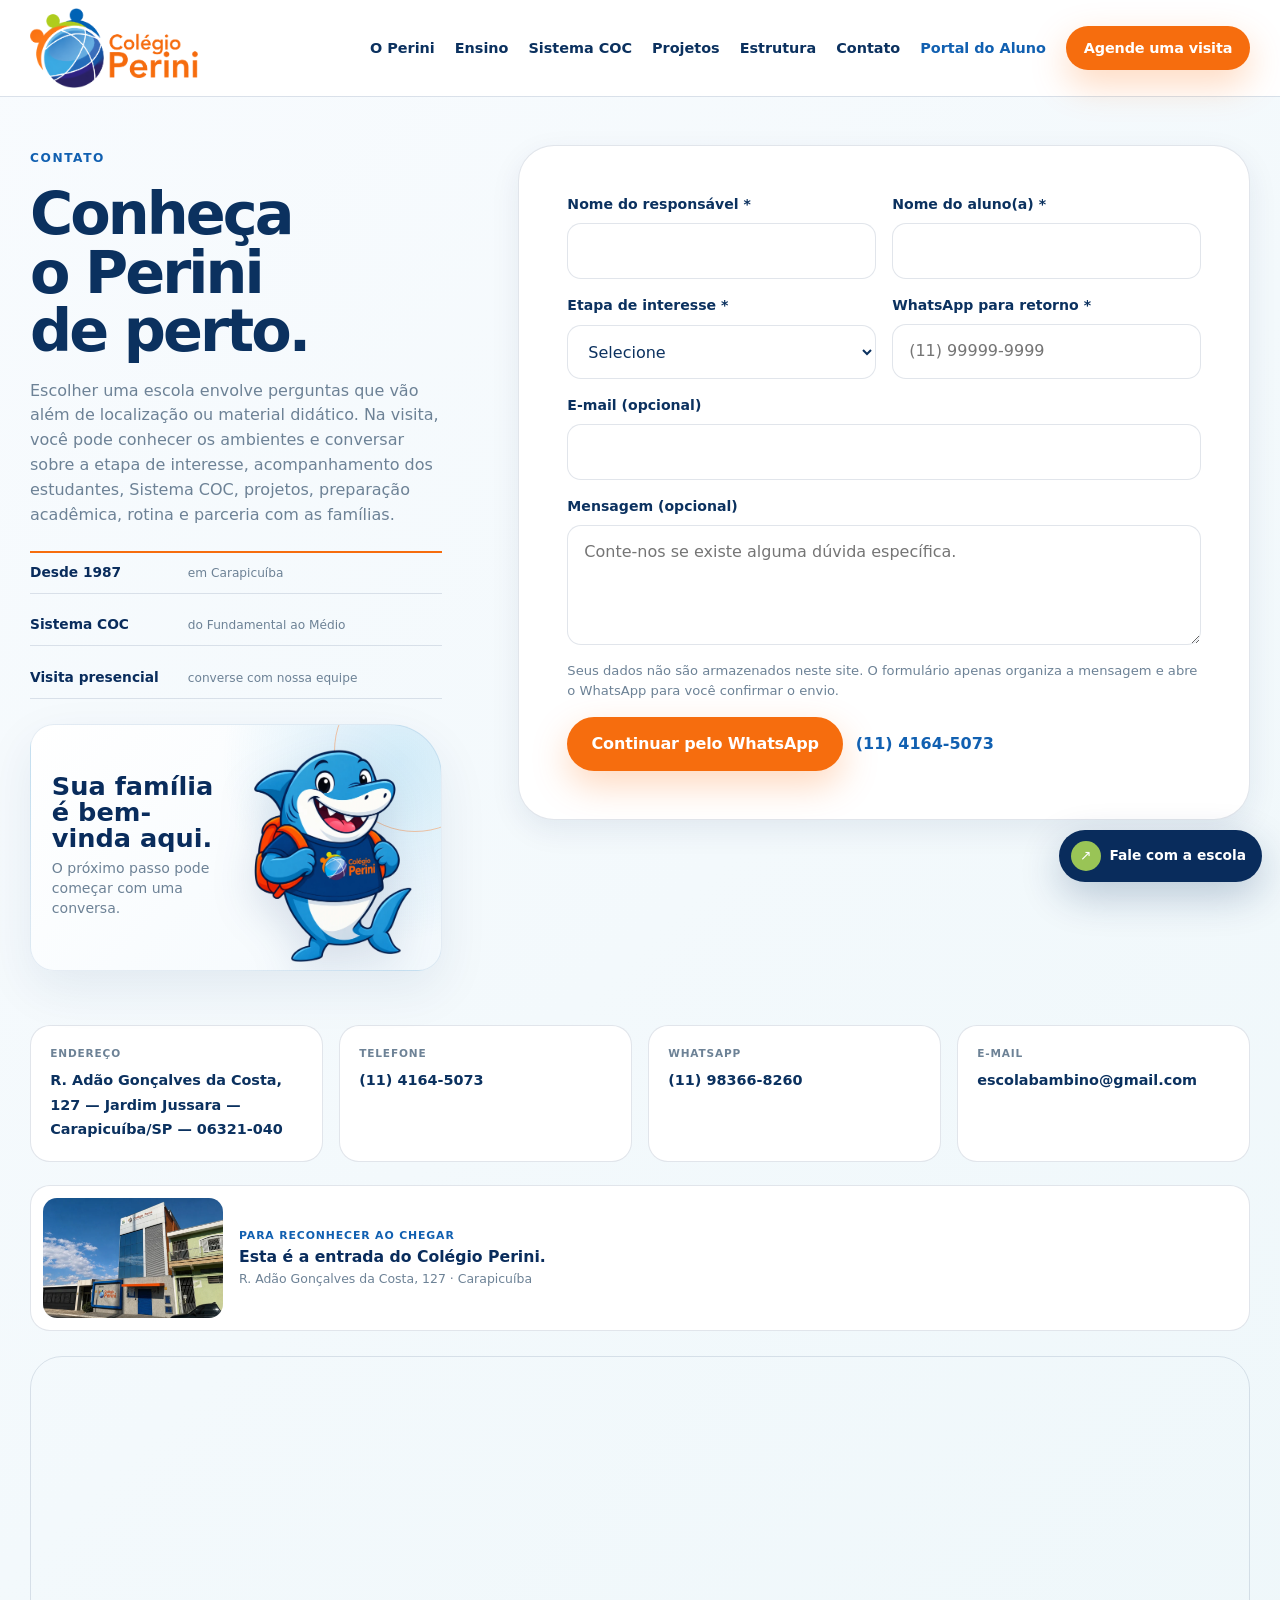
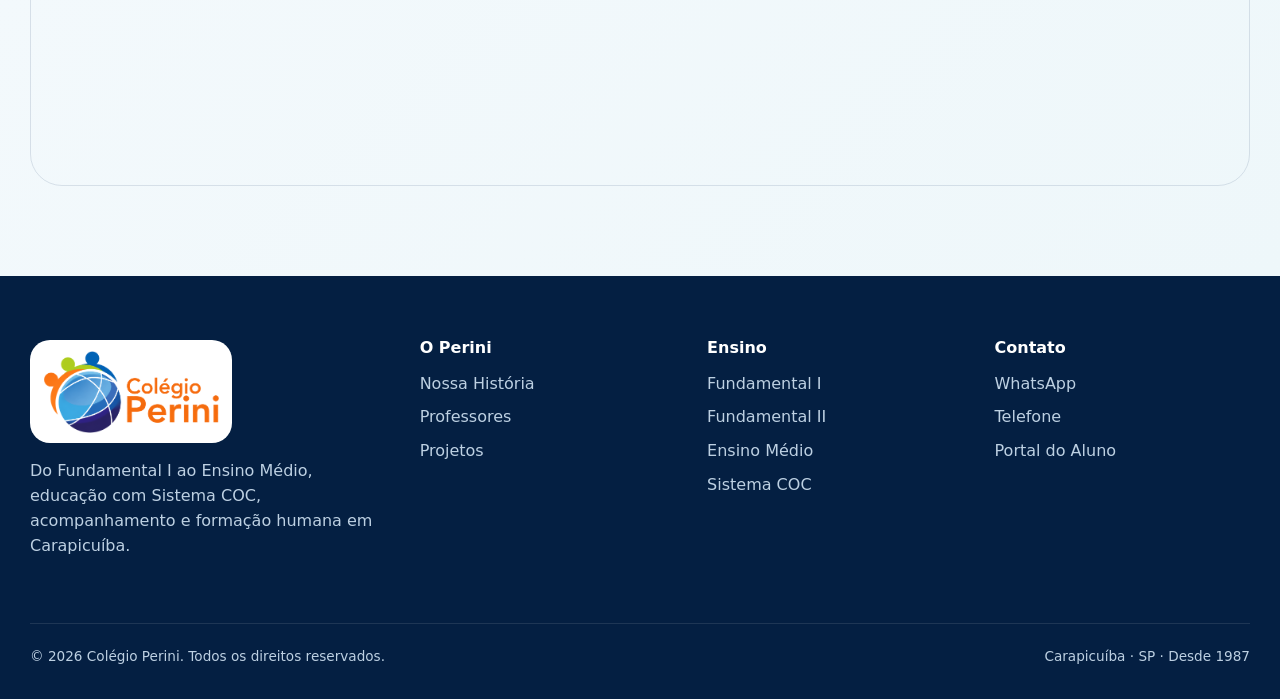
<file: contato/index.html>
<!DOCTYPE html>

<html lang="pt-BR"><head><meta charset="utf-8"/><meta content="width=device-width,initial-scale=1,viewport-fit=cover" name="viewport"/><title>Contato e agendamento de visita | Colégio Perini</title><meta content="Agende uma visita ao Colégio Perini em Carapicuíba. Informe a etapa de interesse e continue o atendimento pelo WhatsApp." name="description"/><link href="https://periniebambino.github.io/siteperiniv2/contato" rel="canonical"/><meta content="index,follow" name="robots"/><meta content="#0b4e90" name="theme-color"/><meta content="Agende uma visita | Colégio Perini" property="og:title"/><meta content="Conheça o Colégio Perini de perto e converse com nossa equipe." property="og:description"/><meta content="https://periniebambino.github.io/siteperiniv2/assets/og/perini-social.jpg" property="og:image"/><link href="../assets/icons/favicon-32.png" rel="icon"/><link href="../css/tokens.css" rel="stylesheet"/><link href="../css/base.css" rel="stylesheet"/><link href="../css/components.css" rel="stylesheet"/><link href="../css/responsive.css" rel="stylesheet"/><link href="../css/rc1-final.css" rel="stylesheet"/><link href="../css/director-final.css" rel="stylesheet"/><meta content="pt_BR" property="og:locale"/><meta content="website" property="og:type"/><meta content="Colégio Perini" property="og:site_name"/><meta content="https://periniebambino.github.io/siteperiniv2/contato" property="og:url"/><meta content="summary_large_image" name="twitter:card"/><link href="../css/final-homologacao.css" rel="stylesheet"/></head><body class="inner-page contact-page"><a class="skip-link" href="#conteudo">Pular para o conteúdo</a><header class="site-header" id="site-header"><div class="container nav-shell"><a aria-label="Colégio Perini — início" class="brand" href="../"><img alt="Colégio Perini" height="414" src="../assets/brand/logo-colegio-perini-cropped.webp" width="879"/></a><nav aria-label="Navegação principal" class="desktop-nav"><a href="../#perini">O Perini</a><a href="../#ensino">Ensino</a><a href="../sistema-de-ensino/">Sistema COC</a><a href="../#projetos">Projetos</a><a href="../estrutura-e-vida-escolar/">Estrutura</a><a href="../contato/">Contato</a><a class="portal-link" data-portal="" data-track="portal" href="https://portal.coc.com.br/" rel="noopener noreferrer" target="_blank">Portal do Aluno</a><a class="btn btn-primary btn-sm" data-track="visita-header" data-visit-link="" href="../contato/#agendar">Agende uma visita</a></nav><button aria-controls="mobile-menu" aria-expanded="false" aria-label="Abrir menu" class="menu-toggle" id="menu-toggle" type="button"><span aria-hidden="true"></span></button></div></header>
<div aria-hidden="true" aria-label="Menu de navegação" aria-modal="true" class="mobile-menu" id="mobile-menu" role="dialog"><div class="mobile-menu-inner"><div class="mobile-menu-top"><img alt="Colégio Perini" height="414" src="../assets/brand/logo-colegio-perini-cropped.webp" width="879"/><button aria-label="Fechar menu" class="mobile-close" id="mobile-close" type="button">×</button></div><nav aria-label="Navegação mobile"><a class="mobile-link" href="../#perini">O Perini</a><a class="mobile-link" href="../#ensino">Ensino</a><a class="mobile-link sub" href="../fundamental-1/">Fundamental I</a><a class="mobile-link sub" href="../fundamental-2/">Fundamental II</a><a class="mobile-link sub" href="../ensino-medio/">Ensino Médio</a><a class="mobile-link" href="../sistema-de-ensino/">Sistema COC</a><a class="mobile-link" href="../#projetos">Projetos</a><a class="mobile-link" href="../estrutura-e-vida-escolar/">Estrutura</a><a class="mobile-link" href="../contato/">Contato</a></nav><div class="mobile-menu-actions"><a class="btn btn-primary" data-track="visita-menu" data-visit-link="" href="../contato/#agendar">Agende uma visita</a><a class="btn btn-ghost" data-portal="" href="https://portal.coc.com.br/" rel="noopener noreferrer" target="_blank">Portal do Aluno</a></div></div></div><main id="conteudo"><section class="visit-page" id="agendar"><div class="container visit-layout"><div class="visit-intro" data-reveal=""><span class="eyebrow">Contato</span><h1 data-contact-page-title="">Vamos conversar?</h1><p data-contact-page-text="">Agende uma visita, conheça o Perini de perto e converse com nossa equipe sobre a etapa mais importante para a sua família.</p><div aria-label="Dados institucionais" class="authority-row contact-authority"><div><strong>Desde 1987</strong><span>em Carapicuíba</span></div><div><strong>Sistema COC</strong><span>do Fundamental ao Médio</span></div><div><strong>Visita presencial</strong><span>converse com nossa equipe</span></div></div>
<div class="contact-mascot" data-reveal="">
<div class="contact-mascot-copy"><strong>Sua família é bem-vinda aqui.</strong><span>O próximo passo pode começar com uma conversa.</span></div>
<img alt="Mascote do Colégio Perini" decoding="async" height="1125" loading="eager" src="../assets/brand/mascote-perini-contato.webp" width="900"/>
</div></div><form class="visit-form" data-reveal="" id="visit-form"><div class="form-grid"><div class="field"><label for="responsavel">Nome do responsável *</label><input autocomplete="name" id="responsavel" name="responsavel" required=""/></div><div class="field"><label for="aluno">Nome do aluno(a) *</label><input id="aluno" name="aluno" required=""/></div><div class="field"><label for="etapa">Etapa de interesse *</label><select id="etapa" name="etapa" required=""><option value="">Selecione</option><option>Ensino Fundamental I</option><option>Ensino Fundamental II</option><option>Ensino Médio</option></select></div><div class="field"><label for="whatsapp">WhatsApp para retorno *</label><input autocomplete="tel" id="whatsapp" inputmode="tel" name="whatsapp" placeholder="(11) 99999-9999" required=""/></div><div class="field full"><label for="email">E-mail (opcional)</label><input autocomplete="email" id="email" name="email" type="email"/></div><div class="field full"><label for="mensagem">Mensagem (opcional)</label><textarea id="mensagem" name="mensagem" placeholder="Conte-nos se existe alguma dúvida específica."></textarea></div></div><p class="form-note">Seus dados não são armazenados neste site. O formulário apenas organiza a mensagem e abre o WhatsApp para você confirmar o envio.</p><div class="form-actions"><button class="btn btn-primary" data-track="formulario-visita" type="submit">Continuar pelo WhatsApp</button><a class="text-link" data-phone="" href="tel:+551141645073"><span data-phone-text=""></span></a></div></form><noscript><a class="text-link" href="https://wa.me/5511983668260?text=Ol%C3%A1%21%20Conheci%20o%20Col%C3%A9gio%20Perini%20pelo%20site%20e%20gostaria%20de%20mais%20informa%C3%A7%C3%B5es.">JavaScript está desativado. Fale diretamente pelo WhatsApp.</a></noscript></div><div class="container"><div class="contact-cards"><div class="contact-card"><small>Endereço</small><span data-address=""></span></div><div class="contact-card"><small>Telefone</small><a data-phone="" href="tel:+551141645073"><span data-phone-text=""></span></a></div><div class="contact-card"><small>WhatsApp</small><a data-whatsapp="" href="https://wa.me/5511983668260?text=Ol%C3%A1%21%20Conheci%20o%20Col%C3%A9gio%20Perini%20pelo%20site%20e%20gostaria%20de%20mais%20informa%C3%A7%C3%B5es." rel="noopener noreferrer" target="_blank"><span data-whatsapp-text=""></span></a></div><div class="contact-card"><small>E-mail</small><a data-email="" href="mailto:escolabambino@gmail.com"><span data-email-text=""></span></a></div></div><aside class="arrival-card" data-reveal="">
<picture><source media="(max-width:720px)" srcset="../assets/real-final/fachada-720.webp"/><img alt="Entrada do Colégio Perini em Carapicuíba" decoding="async" height="480" loading="lazy" src="../assets/real-final/fachada-720.webp" width="720"/></picture>
<div><small>Para reconhecer ao chegar</small><strong>Esta é a entrada do Colégio Perini.</strong><span>R. Adão Gonçalves da Costa, 127 · Carapicuíba</span></div>
</aside><div class="internal-map"><iframe id="school-map" loading="lazy" referrerpolicy="no-referrer-when-downgrade" title="Mapa do Colégio Perini"></iframe></div></div></section></main><footer class="footer"><div class="container footer-grid"><div class="footer-brand"><div class="footer-logo-shell"><img alt="Colégio Perini" height="414" src="../assets/brand/logo-colegio-perini-cropped.webp" width="879"/></div><p>Do Fundamental I ao Ensino Médio, educação com Sistema COC, acompanhamento e formação humana em Carapicuíba.</p></div><div><h3>O Perini</h3><a href="../#historia">Nossa História</a><a href="../#professores">Professores</a><a href="../#projetos">Projetos</a></div><div><h3>Ensino</h3><a href="../fundamental-1/">Fundamental I</a><a href="../fundamental-2/">Fundamental II</a><a href="../ensino-medio/">Ensino Médio</a><a href="../sistema-de-ensino/">Sistema COC</a></div><div><h3>Contato</h3><a data-whatsapp="" href="https://wa.me/5511983668260?text=Ol%C3%A1%21%20Conheci%20o%20Col%C3%A9gio%20Perini%20pelo%20site%20e%20gostaria%20de%20mais%20informa%C3%A7%C3%B5es." rel="noopener noreferrer" target="_blank">WhatsApp</a><a data-phone="" href="tel:+551141645073">Telefone</a><a data-portal="" href="https://portal.coc.com.br/" rel="noopener noreferrer" target="_blank">Portal do Aluno</a></div></div><div class="container footer-bottom"><span>© <span data-year="">2026</span> Colégio Perini. Todos os direitos reservados.</span><span>Carapicuíba · SP · Desde 1987</span></div></footer><a aria-label="Falar com o Colégio Perini pelo WhatsApp" class="whatsapp-float" data-whatsapp="" href="https://wa.me/5511983668260?text=Ol%C3%A1%21%20Conheci%20o%20Col%C3%A9gio%20Perini%20pelo%20site%20e%20gostaria%20de%20mais%20informa%C3%A7%C3%B5es." rel="noopener noreferrer" target="_blank"><span aria-hidden="true">↗</span><b>Fale com a escola</b></a><div class="mobile-action"><a data-visit-link="" href="../contato/#agendar">Agende uma visita</a></div><script id="org-schema" type="application/ld+json"></script><script id="breadcrumb-schema" type="application/ld+json"></script><script src="../js/config.js"></script><script src="../js/content.js"></script><script src="../js/images.js"></script><script src="../js/site.js"></script></body></html>
</file>
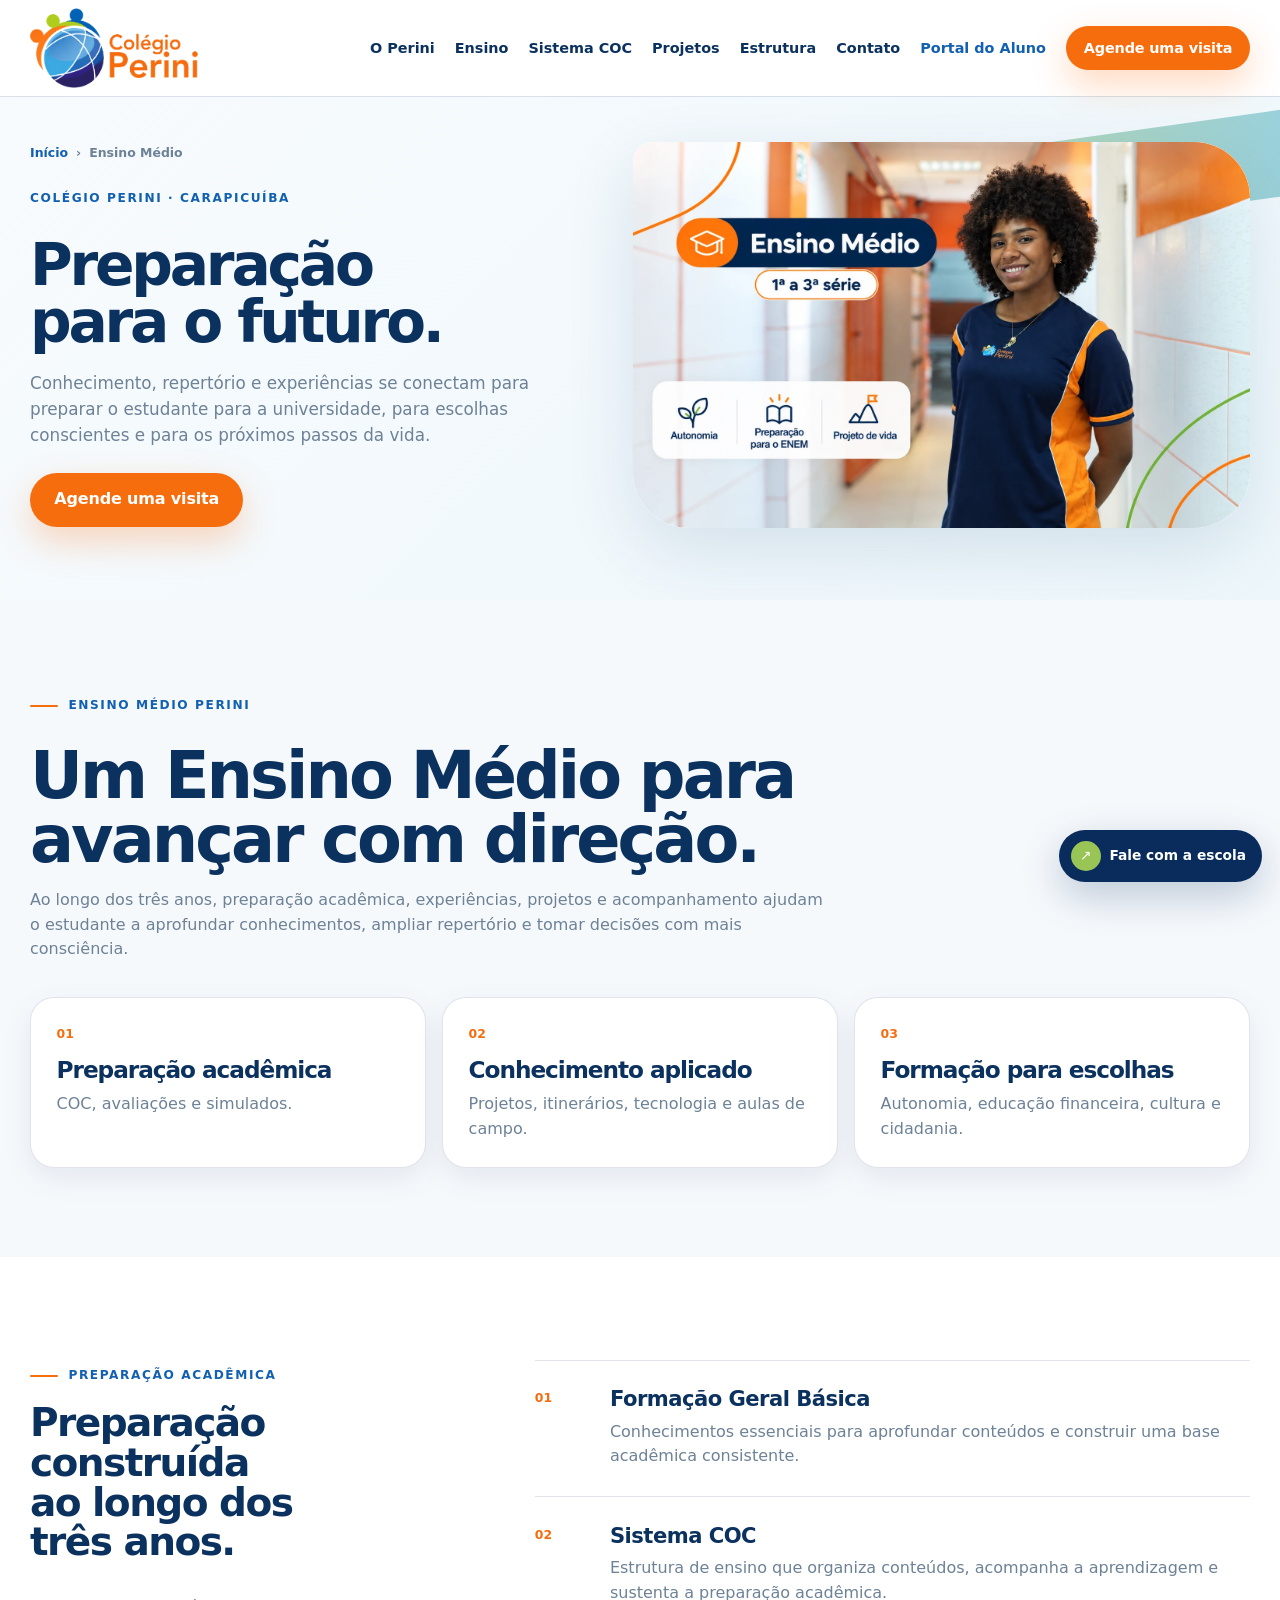
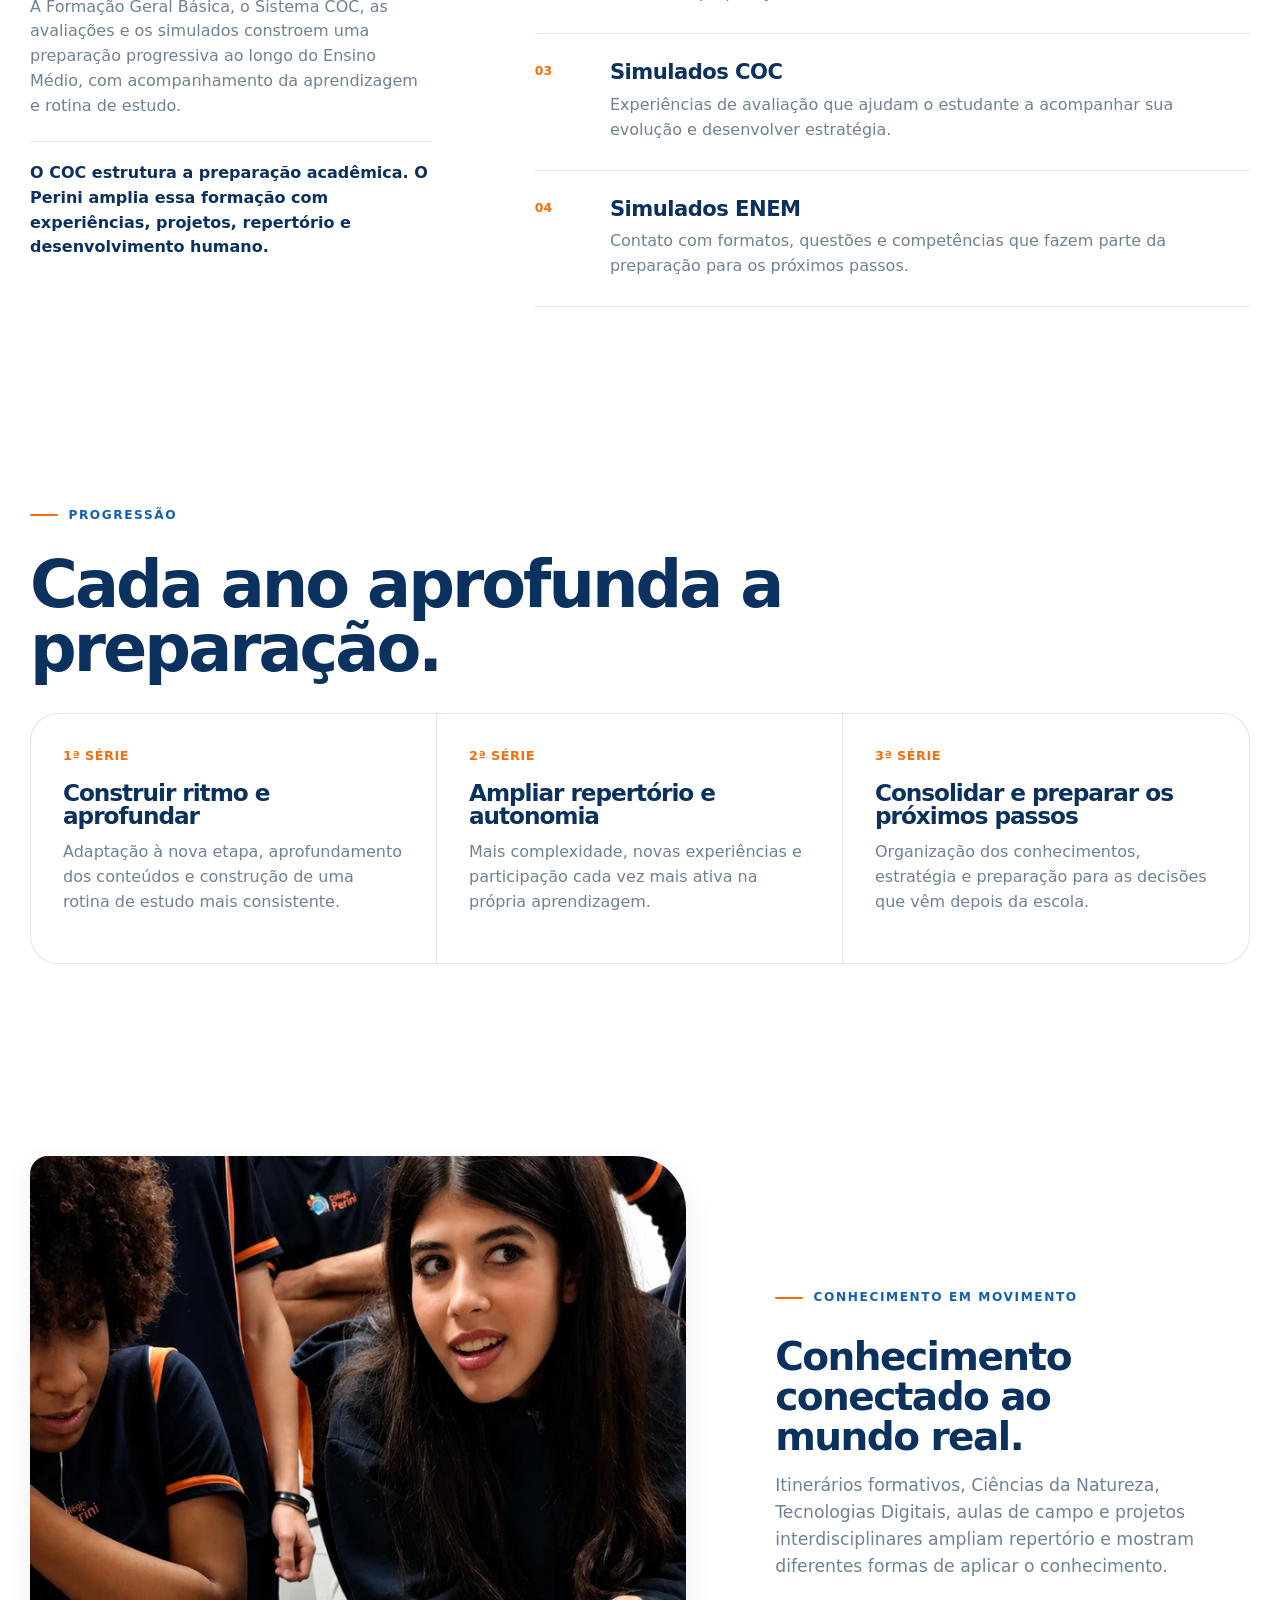
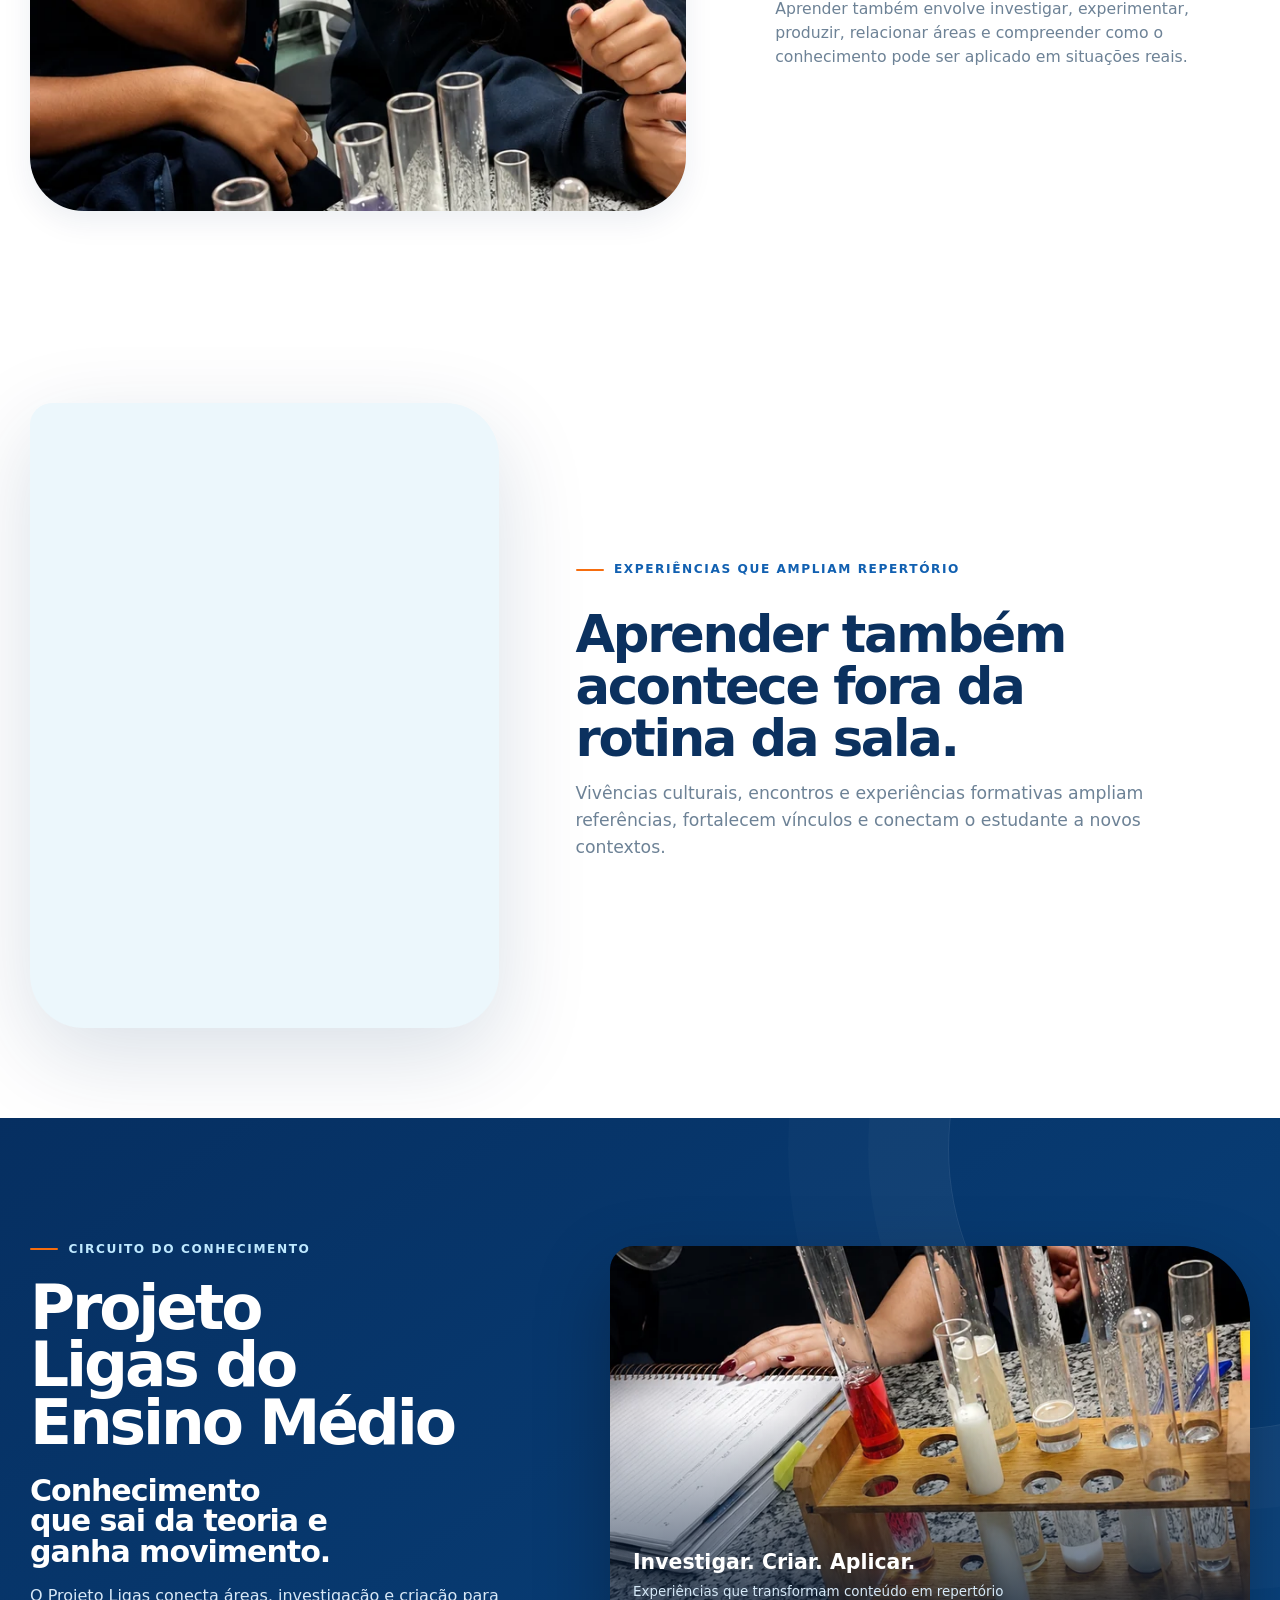
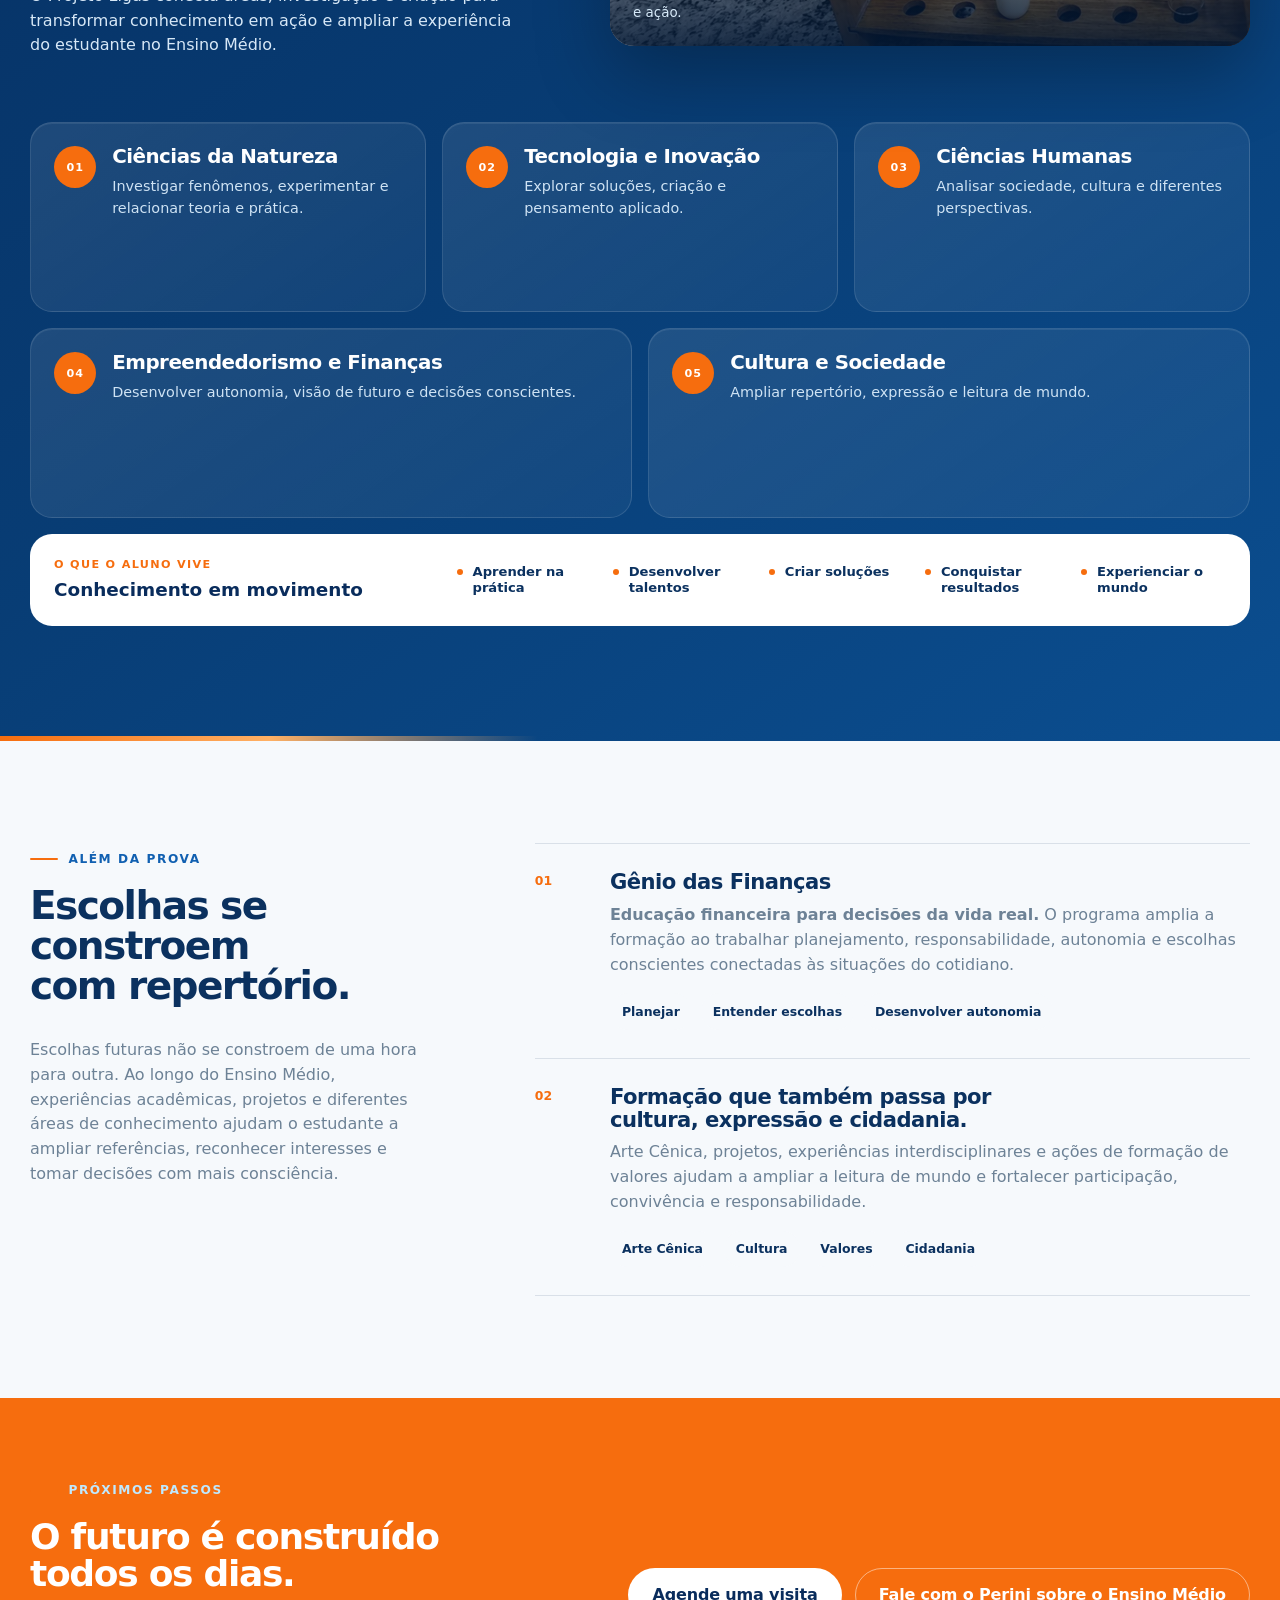
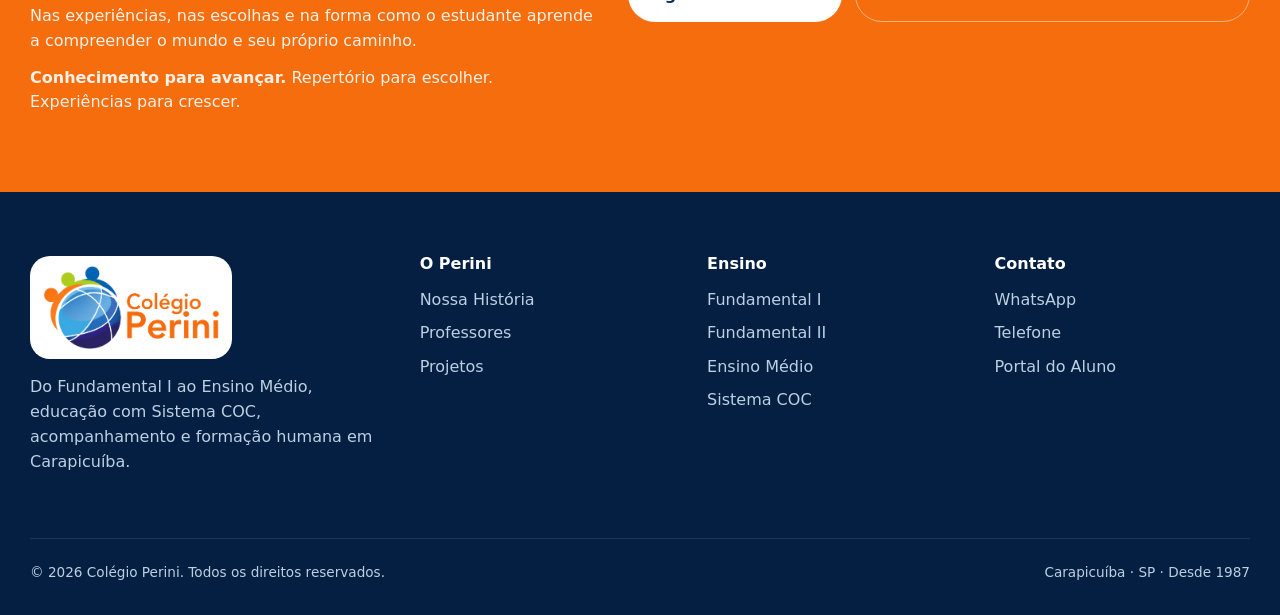
<file: ensino-medio/index.html>
<!DOCTYPE html>

<html lang="pt-BR"><head><meta charset="utf-8"/><meta content="width=device-width,initial-scale=1,viewport-fit=cover" name="viewport"/><meta content="light" name="color-scheme"/><title>Ensino Médio em Carapicuíba | Colégio Perini</title><meta content="Ensino Médio no Colégio Perini em Carapicuíba: preparação progressiva para ENEM e vestibulares, Sistema COC, simulados e acompanhamento constante." name="description"/><meta content="#0b4e90" name="theme-color"/><meta content="index,follow,max-image-preview:large" name="robots"/><link href="https://periniebambino.github.io/siteperiniv2/ensino-medio" rel="canonical"/><meta content="pt_BR" property="og:locale"/><meta content="website" property="og:type"/><meta content="Colégio Perini" property="og:site_name"/><meta content="Ensino Médio em Carapicuíba | Colégio Perini" property="og:title"/><meta content="Ensino Médio no Colégio Perini em Carapicuíba: preparação progressiva para ENEM e vestibulares, Sistema COC, simulados e acompanhamento constante." property="og:description"/><meta content="https://periniebambino.github.io/siteperiniv2/ensino-medio" property="og:url"/><meta content="https://periniebambino.github.io/siteperiniv2/assets/og/perini-social.jpg" property="og:image"/><meta content="summary_large_image" name="twitter:card"/><link href="../assets/icons/favicon-32.png" rel="icon" sizes="32x32" type="image/png"/><link href="../assets/icons/apple-touch-icon.png" rel="apple-touch-icon"/><link href="../css/tokens.css" rel="stylesheet"/><link href="../css/base.css" rel="stylesheet"/><link href="../css/components.css" rel="stylesheet"/><link href="../css/responsive.css" rel="stylesheet"/><link href="../css/rc1-final.css" rel="stylesheet"/><link href="../css/final-homologacao.css" rel="stylesheet"/></head><body class="inner-page ensino-medio-page"><a class="skip-link" href="#conteudo">Pular para o conteúdo</a><header class="site-header" id="site-header"><div class="container nav-shell"><a aria-label="Colégio Perini — início" class="brand" href="../"><img alt="Colégio Perini" height="414" src="../assets/brand/logo-colegio-perini-cropped.webp" width="879"/></a><nav aria-label="Navegação principal" class="desktop-nav"><a href="../#perini">O Perini</a><a href="../#ensino">Ensino</a><a href="../sistema-de-ensino/">Sistema COC</a><a href="../#projetos">Projetos</a><a href="../estrutura-e-vida-escolar/">Estrutura</a><a href="../contato/">Contato</a><a class="portal-link" data-portal="" data-track="portal" href="https://portal.coc.com.br/" rel="noopener noreferrer" target="_blank">Portal do Aluno</a><a class="btn btn-primary btn-sm" data-track="visita-header" data-visit-link="" href="../contato/#agendar">Agende uma visita</a></nav><button aria-controls="mobile-menu" aria-expanded="false" aria-label="Abrir menu" class="menu-toggle" id="menu-toggle" type="button"><span aria-hidden="true"></span></button></div></header>
<div aria-hidden="true" aria-label="Menu de navegação" aria-modal="true" class="mobile-menu" id="mobile-menu" role="dialog"><div class="mobile-menu-inner"><div class="mobile-menu-top"><img alt="Colégio Perini" height="414" src="../assets/brand/logo-colegio-perini-cropped.webp" width="879"/><button aria-label="Fechar menu" class="mobile-close" id="mobile-close" type="button">×</button></div><nav aria-label="Navegação mobile"><a class="mobile-link" href="../#perini">O Perini</a><a class="mobile-link" href="../#ensino">Ensino</a><a class="mobile-link sub" href="../fundamental-1/">Fundamental I</a><a class="mobile-link sub" href="../fundamental-2/">Fundamental II</a><a class="mobile-link sub" href="../ensino-medio/">Ensino Médio</a><a class="mobile-link" href="../sistema-de-ensino/">Sistema COC</a><a class="mobile-link" href="../#projetos">Projetos</a><a class="mobile-link" href="../estrutura-e-vida-escolar/">Estrutura</a><a class="mobile-link" href="../contato/">Contato</a></nav><div class="mobile-menu-actions"><a class="btn btn-primary" data-track="visita-menu" data-visit-link="" href="../contato/#agendar">Agende uma visita</a><a class="btn btn-ghost" data-portal="" href="https://portal.coc.com.br/" rel="noopener noreferrer" target="_blank">Portal do Aluno</a></div></div></div><main id="conteudo"><section class="page-hero cycle-hero cycle-hero-ensino-medio"><div class="container page-hero-layout"><div class="page-hero-copy" data-reveal=""><div class="page-breadcrumb"><a href="../">Início</a><span>›</span><span>Ensino Médio</span></div><span class="eyebrow">Colégio Perini · Carapicuíba</span><h1>Preparação para o futuro.</h1><p>Conhecimento, repertório e experiências se conectam para preparar o estudante para a universidade, para escolhas conscientes e para os próximos passos da vida.</p><div class="page-hero-actions"><a class="btn btn-primary" data-track="visita-page" data-visit-link="" href="../contato/#agendar">Agende uma visita</a></div></div><div class="page-hero-media" data-reveal=""><img alt="Capa oficial do Ensino Médio do Colégio Perini — 1ª à 3ª série" decoding="async" fetchpriority="high" height="992" src="../assets/stages/ensino-medio.webp" width="1586"/></div></div></section><section class="em-value-section"><div class="container"><div class="em-value-intro" data-reveal=""><span class="kicker">Ensino Médio Perini</span><h2>Um Ensino Médio para avançar com direção.</h2><p>Ao longo dos três anos, preparação acadêmica, experiências, projetos e acompanhamento ajudam o estudante a aprofundar conhecimentos, ampliar repertório e tomar decisões com mais consciência.</p></div><div class="em-value-grid"><article class="em-value-card" data-reveal=""><span>01</span><h3>Preparação acadêmica</h3><p>COC, avaliações e simulados.</p></article><article class="em-value-card" data-reveal=""><span>02</span><h3>Conhecimento aplicado</h3><p>Projetos, itinerários, tecnologia e aulas de campo.</p></article><article class="em-value-card" data-reveal=""><span>03</span><h3>Formação para escolhas</h3><p>Autonomia, educação financeira, cultura e cidadania.</p></article></div></div></section><section class="editorial-section"><div class="container editorial-layout"><div class="editorial-intro" data-reveal=""><span class="kicker">Preparação acadêmica</span><h2>Preparação construída ao longo dos três anos.</h2><p>A Formação Geral Básica, o Sistema COC, as avaliações e os simulados constroem uma preparação progressiva ao longo do Ensino Médio, com acompanhamento da aprendizagem e rotina de estudo.</p><p class="em-academic-positioning">O COC estrutura a preparação acadêmica. O Perini amplia essa formação com experiências, projetos, repertório e desenvolvimento humano.</p></div><div class="editorial-stack"><article class="editorial-item" data-reveal=""><span>01</span><div><h3>Formação Geral Básica</h3><p>Conhecimentos essenciais para aprofundar conteúdos e construir uma base acadêmica consistente.</p></div></article><article class="editorial-item" data-reveal=""><span>02</span><div><h3>Sistema COC</h3><p>Estrutura de ensino que organiza conteúdos, acompanha a aprendizagem e sustenta a preparação acadêmica.</p></div></article><article class="editorial-item" data-reveal=""><span>03</span><div><h3>Simulados COC</h3><p>Experiências de avaliação que ajudam o estudante a acompanhar sua evolução e desenvolver estratégia.</p></div></article><article class="editorial-item" data-reveal=""><span>04</span><div><h3>Simulados ENEM</h3><p>Contato com formatos, questões e competências que fazem parte da preparação para os próximos passos.</p></div></article></div></div></section><section class="em-journey-section"><div class="container"><div class="em-journey-head" data-reveal=""><span class="kicker">Progressão</span><h2>Cada ano aprofunda a preparação.</h2></div><div class="em-journey-grid"><article class="em-journey-step" data-reveal=""><span>1ª série</span><h3>Construir ritmo e aprofundar</h3><p>Adaptação à nova etapa, aprofundamento dos conteúdos e construção de uma rotina de estudo mais consistente.</p></article><article class="em-journey-step" data-reveal=""><span>2ª série</span><h3>Ampliar repertório e autonomia</h3><p>Mais complexidade, novas experiências e participação cada vez mais ativa na própria aprendizagem.</p></article><article class="em-journey-step" data-reveal=""><span>3ª série</span><h3>Consolidar e preparar os próximos passos</h3><p>Organização dos conhecimentos, estratégia e preparação para as decisões que vêm depois da escola.</p></article></div></div></section>
<section class="real-story-section">
<div class="container real-story-grid">
<figure class="real-story-media" data-reveal="">
<img alt="Estudantes do Colégio Perini em atividade de Ciências da Natureza" class="" decoding="async" height="941" loading="lazy" sizes="(max-width:720px) 92vw, 50vw" src="../assets/real-2026/ciencia-aluna-tubos-card.webp" srcset="../assets/real-2026/ciencia-aluna-tubos-card-720.webp 720w, ../assets/real-2026/ciencia-aluna-tubos-card.webp 941w" width="941"/>
</figure>
<div class="real-story-copy" data-reveal="">
<span class="kicker">Conhecimento em movimento</span>
<h2>Conhecimento conectado ao mundo real.</h2>
<p>Itinerários formativos, Ciências da Natureza, Tecnologias Digitais, aulas de campo e projetos interdisciplinares ampliam repertório e mostram diferentes formas de aplicar o conhecimento.</p><p class="story-note">Aprender também envolve investigar, experimentar, produzir, relacionar áreas e compreender como o conhecimento pode ser aplicado em situações reais.</p>
</div>
</div>
</section><section aria-label="Experiência real do Ensino Médio" class="em-experience-proof"><div class="container em-experience-proof-inner" data-reveal=""><picture><source media="(max-width:720px)" srcset="../assets/real-final/ensino-medio-experiencia-720.webp"/><img alt="Estudantes e educadores do Colégio Perini em experiência cultural e formativa" decoding="async" height="1448" loading="lazy" src="../assets/real-final/ensino-medio-experiencia.webp" width="1086"/></picture><div><span class="kicker">Experiências que ampliam repertório</span><h2>Aprender também acontece fora da rotina da sala.</h2><p>Vivências culturais, encontros e experiências formativas ampliam referências, fortalecem vínculos e conectam o estudante a novos contextos.</p></div></div></section><section aria-labelledby="ligas-final-title" class="ligas-final">
<div class="container ligas-final-shell">
<div class="ligas-final-hero">
<div class="ligas-final-copy" data-reveal="">
<span class="kicker kicker-light">Circuito do Conhecimento</span>
<h2 id="ligas-final-title">Projeto Ligas do Ensino Médio</h2>
<h3>Conhecimento que sai da teoria e ganha movimento.</h3>
<p>O Projeto Ligas conecta áreas, investigação e criação para transformar conhecimento em ação e ampliar a experiência do estudante no Ensino Médio.</p>
</div>
<figure class="ligas-final-media" data-reveal="">
<picture>
<source media="(max-width:720px)" srcset="../assets/real-2026/ciencia-experimento-acao-720.webp"/>
<img alt="Estudantes do Colégio Perini em atividade prática de Ciências" decoding="async" height="1254" loading="lazy" sizes="(max-width:1080px) 92vw, 48vw" src="../assets/real-2026/ciencia-experimento-acao.webp" srcset="../assets/real-2026/ciencia-experimento-acao-720.webp 720w, ../assets/real-2026/ciencia-experimento-acao.webp 1254w" width="1254"/>
</picture>
<figcaption><strong>Investigar. Criar. Aplicar.</strong><span>Experiências que transformam conteúdo em repertório e ação.</span></figcaption>
</figure>
</div>
<div aria-label="Áreas do Projeto Ligas" class="ligas-final-areas">
<article data-reveal=""><span>01</span><div><h3>Ciências da Natureza</h3><p>Investigar fenômenos, experimentar e relacionar teoria e prática.</p></div></article>
<article data-reveal=""><span>02</span><div><h3>Tecnologia e Inovação</h3><p>Explorar soluções, criação e pensamento aplicado.</p></div></article>
<article data-reveal=""><span>03</span><div><h3>Ciências Humanas</h3><p>Analisar sociedade, cultura e diferentes perspectivas.</p></div></article>
<article data-reveal=""><span>04</span><div><h3>Empreendedorismo e Finanças</h3><p>Desenvolver autonomia, visão de futuro e decisões conscientes.</p></div></article>
<article data-reveal=""><span>05</span><div><h3>Cultura e Sociedade</h3><p>Ampliar repertório, expressão e leitura de mundo.</p></div></article>
</div>
<div class="ligas-final-outcomes" data-reveal="">
<div><span>O que o aluno vive</span><strong>Conhecimento em movimento</strong></div>
<ul>
<li>Aprender na prática</li>
<li>Desenvolver talentos</li>
<li>Criar soluções</li>
<li>Conquistar resultados</li>
<li>Experienciar o mundo</li>
</ul>
</div>
</div>
</section><section class="editorial-section alt"><div class="container editorial-layout"><div class="editorial-intro" data-reveal=""><span class="kicker">Além da prova</span><h2>Escolhas se constroem com repertório.</h2><p>Escolhas futuras não se constroem de uma hora para outra. Ao longo do Ensino Médio, experiências acadêmicas, projetos e diferentes áreas de conhecimento ajudam o estudante a ampliar referências, reconhecer interesses e tomar decisões com mais consciência.</p></div><div class="editorial-stack"><article class="editorial-item" data-reveal=""><span>01</span><div><h3>Gênio das Finanças</h3><p><strong>Educação financeira para decisões da vida real.</strong> O programa amplia a formação ao trabalhar planejamento, responsabilidade, autonomia e escolhas conscientes conectadas às situações do cotidiano.</p><div class="bullet-inline"><span>Planejar</span><span>Entender escolhas</span><span>Desenvolver autonomia</span></div></div></article><article class="editorial-item" data-reveal=""><span>02</span><div><h3>Formação que também passa por cultura, expressão e cidadania.</h3><p>Arte Cênica, projetos, experiências interdisciplinares e ações de formação de valores ajudam a ampliar a leitura de mundo e fortalecer participação, convivência e responsabilidade.</p><div class="bullet-inline"><span>Arte Cênica</span><span>Cultura</span><span>Valores</span><span>Cidadania</span></div></div></article></div></div></section><section class="page-cta"><div class="container page-cta-inner"><div><span class="kicker kicker-light">Próximos passos</span><h2>O futuro é construído todos os dias.</h2><p>Nas experiências, nas escolhas e na forma como o estudante aprende a compreender o mundo e seu próprio caminho.</p><p class="page-cta-summary"><strong>Conhecimento para avançar.</strong> Repertório para escolher. Experiências para crescer.</p></div><div class="page-cta-actions"><a class="btn btn-white" data-visit-link="" href="../contato/#agendar">Agende uma visita</a><a class="btn btn-outline" data-stage-visit="Ensino Médio" href="https://wa.me/5511983668260?text=Ol%C3%A1%21%20Conheci%20o%20Col%C3%A9gio%20Perini%20pelo%20site%20e%20gostaria%20de%20informa%C3%A7%C3%B5es%20sobre%20Ensino%20M%C3%A9dio." rel="noopener noreferrer" target="_blank">Fale com o Perini sobre o Ensino Médio</a></div></div></section></main><footer class="footer"><div class="container footer-grid"><div class="footer-brand"><div class="footer-logo-shell"><img alt="Colégio Perini" height="414" src="../assets/brand/logo-colegio-perini-cropped.webp" width="879"/></div><p>Do Fundamental I ao Ensino Médio, educação com Sistema COC, acompanhamento e formação humana em Carapicuíba.</p></div><div><h3>O Perini</h3><a href="../#historia">Nossa História</a><a href="../#professores">Professores</a><a href="../#projetos">Projetos</a></div><div><h3>Ensino</h3><a href="../fundamental-1/">Fundamental I</a><a href="../fundamental-2/">Fundamental II</a><a href="../ensino-medio/">Ensino Médio</a><a href="../sistema-de-ensino/">Sistema COC</a></div><div><h3>Contato</h3><a data-whatsapp="" href="https://wa.me/5511983668260?text=Ol%C3%A1%21%20Conheci%20o%20Col%C3%A9gio%20Perini%20pelo%20site%20e%20gostaria%20de%20mais%20informa%C3%A7%C3%B5es." rel="noopener noreferrer" target="_blank">WhatsApp</a><a data-phone="" href="tel:+551141645073">Telefone</a><a data-portal="" href="https://portal.coc.com.br/" rel="noopener noreferrer" target="_blank">Portal do Aluno</a></div></div><div class="container footer-bottom"><span>© <span data-year="">2026</span> Colégio Perini. Todos os direitos reservados.</span><span>Carapicuíba · SP · Desde 1987</span></div></footer><a aria-label="Falar com o Colégio Perini pelo WhatsApp" class="whatsapp-float" data-whatsapp="" href="https://wa.me/5511983668260?text=Ol%C3%A1%21%20Conheci%20o%20Col%C3%A9gio%20Perini%20pelo%20site%20e%20gostaria%20de%20mais%20informa%C3%A7%C3%B5es." rel="noopener noreferrer" target="_blank"><span aria-hidden="true">↗</span><b>Fale com a escola</b></a><div class="mobile-action"><a data-visit-link="" href="../contato/#agendar">Agende uma visita</a></div><script id="org-schema" type="application/ld+json"></script><script id="breadcrumb-schema" type="application/ld+json"></script><script src="../js/config.js"></script><script src="../js/content.js"></script><script src="../js/images.js"></script><script src="../js/site.js"></script></body></html>
</file>
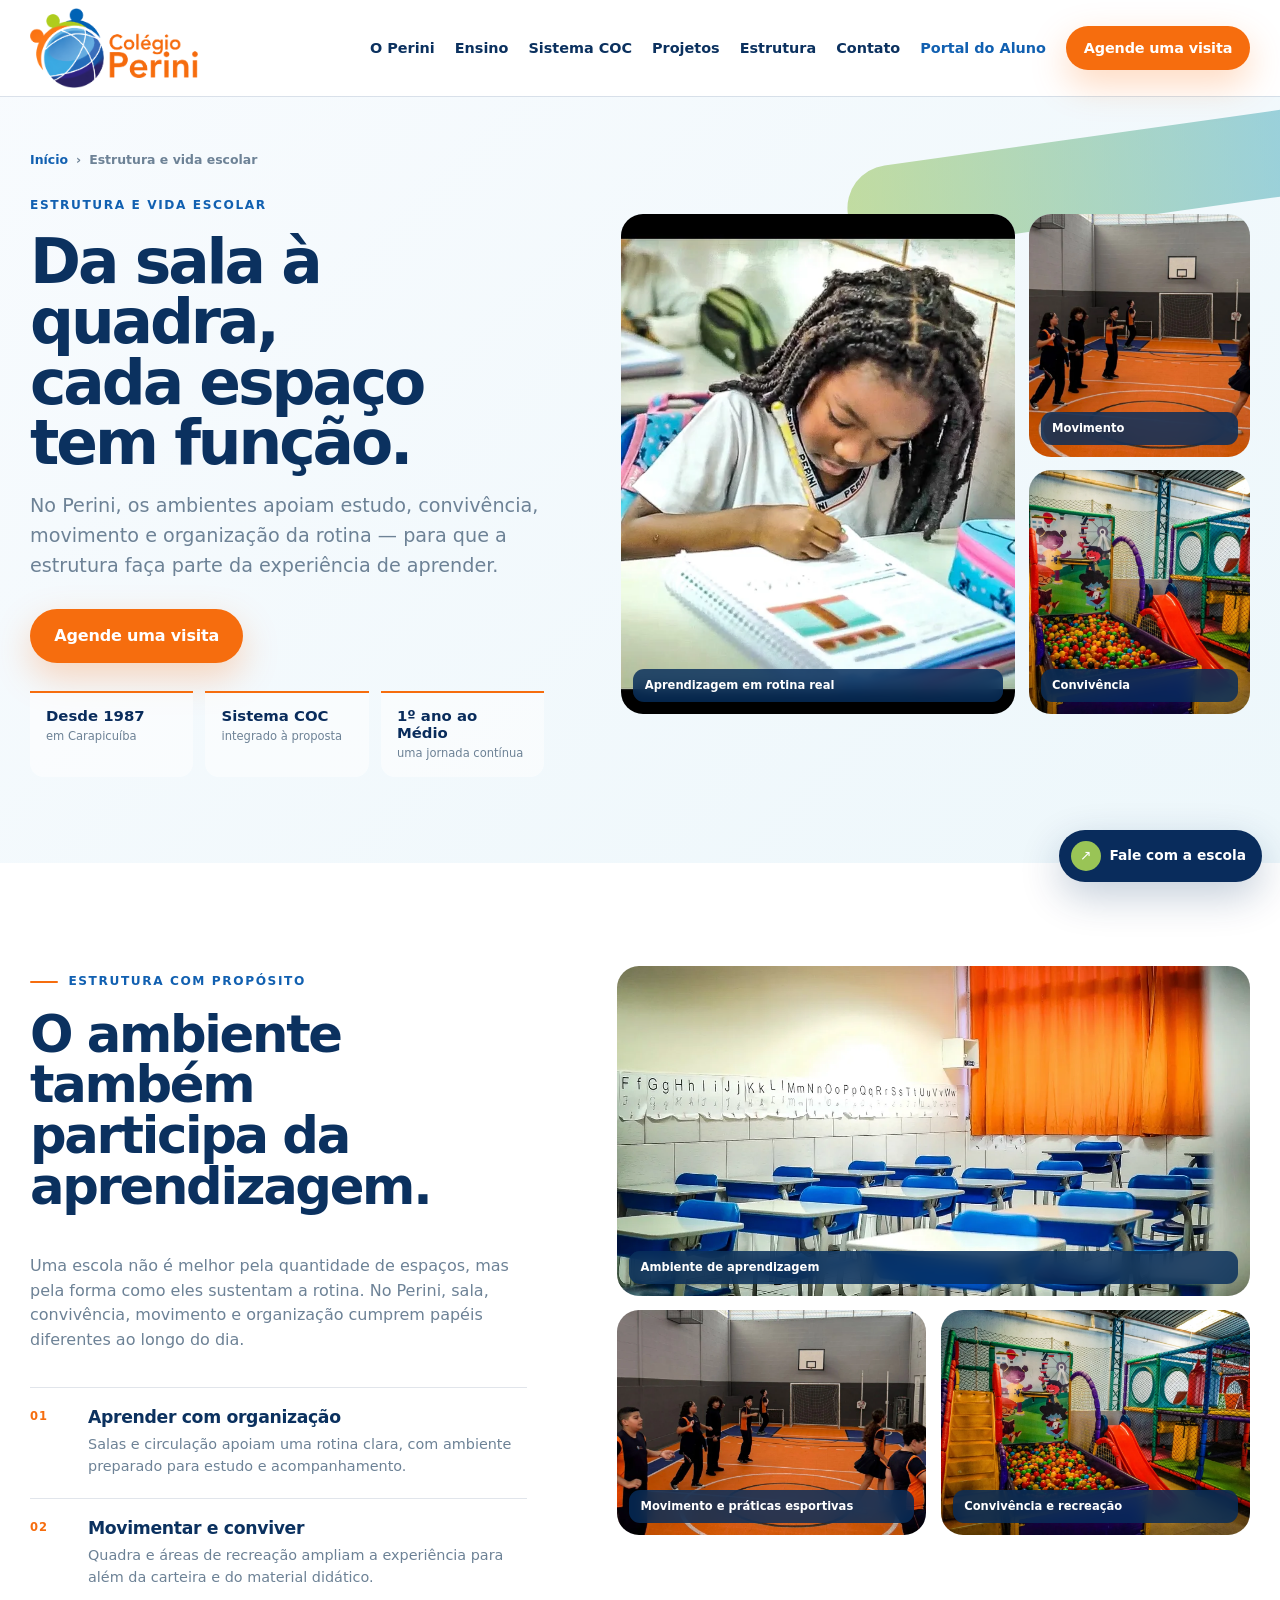
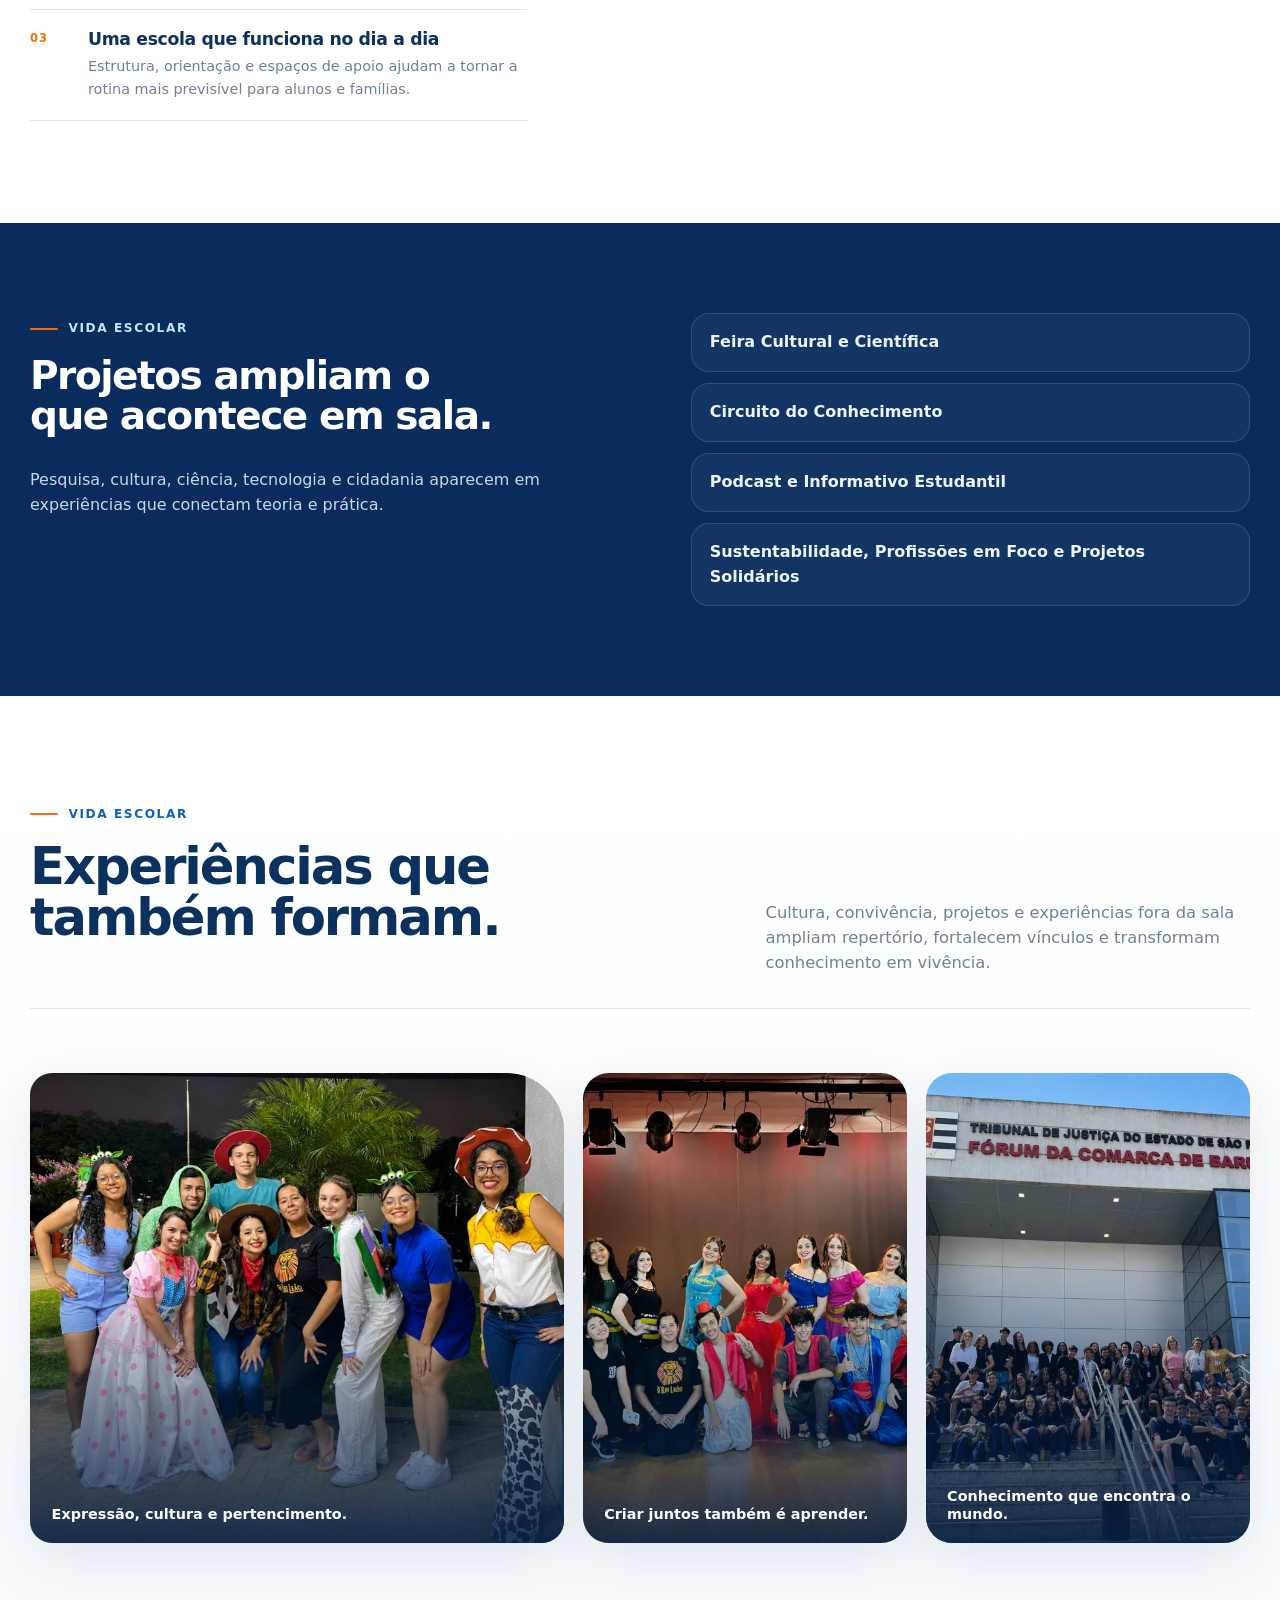
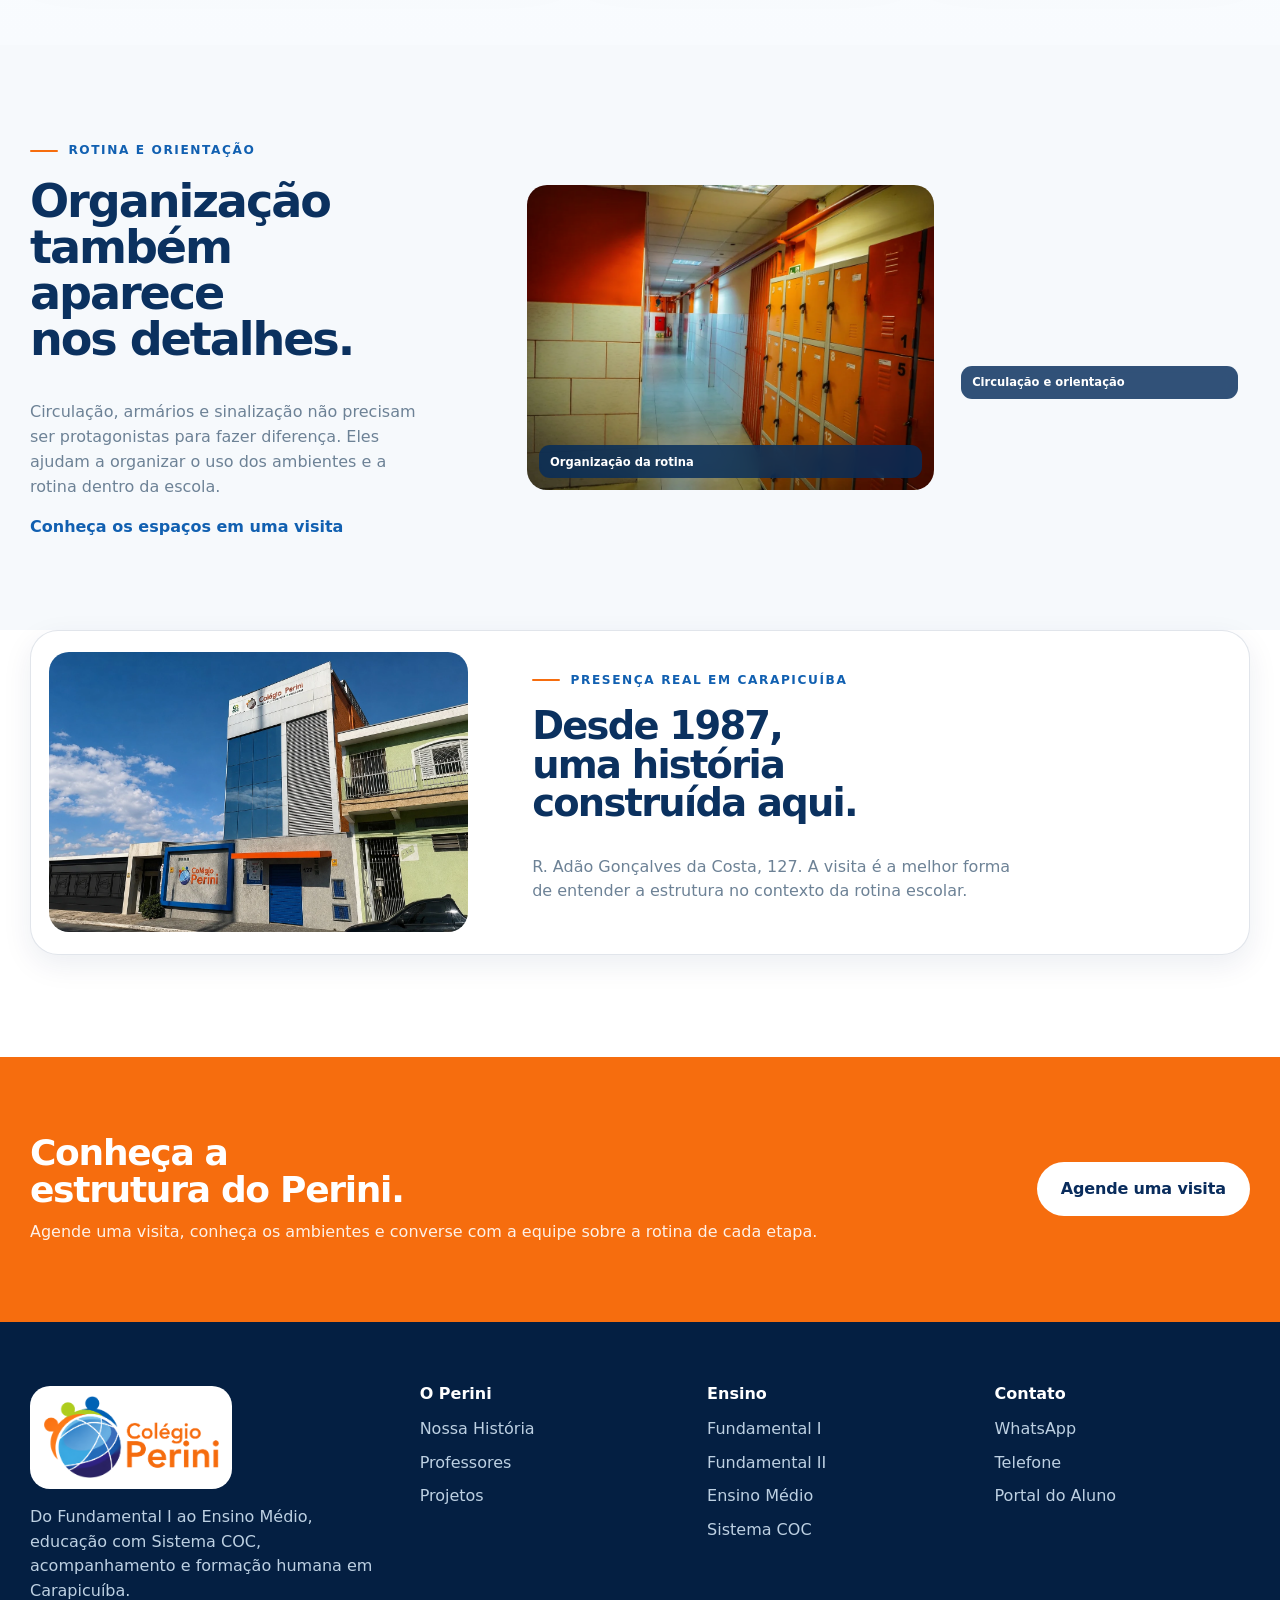
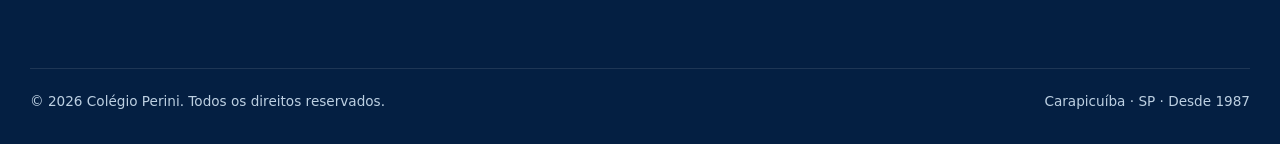
<file: estrutura-e-vida-escolar/index.html>
<!DOCTYPE html>

<html lang="pt-BR"><head><meta charset="utf-8"/><meta content="width=device-width,initial-scale=1,viewport-fit=cover" name="viewport"/><meta content="light" name="color-scheme"/><title>Estrutura e vida escolar | Colégio Perini em Carapicuíba</title><meta content="Conheça os ambientes e a vida escolar do Colégio Perini em Carapicuíba: salas, laboratório de ciências, biblioteca, quadra e projetos pedagógicos." name="description"/><meta content="#0b4e90" name="theme-color"/><meta content="index,follow,max-image-preview:large" name="robots"/><link href="https://periniebambino.github.io/siteperiniv2/estrutura-e-vida-escolar" rel="canonical"/><meta content="pt_BR" property="og:locale"/><meta content="website" property="og:type"/><meta content="Colégio Perini" property="og:site_name"/><meta content="Estrutura e vida escolar | Colégio Perini em Carapicuíba" property="og:title"/><meta content="Conheça os ambientes e a vida escolar do Colégio Perini em Carapicuíba: salas, laboratório de ciências, biblioteca, quadra e projetos pedagógicos." property="og:description"/><meta content="https://periniebambino.github.io/siteperiniv2/estrutura-e-vida-escolar" property="og:url"/><meta content="https://periniebambino.github.io/siteperiniv2/assets/og/perini-social.jpg" property="og:image"/><meta content="summary_large_image" name="twitter:card"/><link href="../assets/icons/favicon-32.png" rel="icon" sizes="32x32" type="image/png"/><link href="../assets/icons/apple-touch-icon.png" rel="apple-touch-icon"/><link href="../css/tokens.css" rel="stylesheet"/><link href="../css/base.css" rel="stylesheet"/><link href="../css/components.css" rel="stylesheet"/><link href="../css/responsive.css" rel="stylesheet"/><link href="../css/rc1-final.css" rel="stylesheet"/><link href="../css/director-final.css" rel="stylesheet"/><link href="../css/final-homologacao.css" rel="stylesheet"/></head><body class="inner-page structure-page"><a class="skip-link" href="#conteudo">Pular para o conteúdo</a><header class="site-header" id="site-header"><div class="container nav-shell"><a aria-label="Colégio Perini — início" class="brand" href="../"><img alt="Colégio Perini" height="414" src="../assets/brand/logo-colegio-perini-cropped.webp" width="879"/></a><nav aria-label="Navegação principal" class="desktop-nav"><a href="../#perini">O Perini</a><a href="../#ensino">Ensino</a><a href="../sistema-de-ensino/">Sistema COC</a><a href="../#projetos">Projetos</a><a href="../estrutura-e-vida-escolar/">Estrutura</a><a href="../contato/">Contato</a><a class="portal-link" data-portal="" data-track="portal" href="https://portal.coc.com.br/" rel="noopener noreferrer" target="_blank">Portal do Aluno</a><a class="btn btn-primary btn-sm" data-track="visita-header" data-visit-link="" href="../contato/#agendar">Agende uma visita</a></nav><button aria-controls="mobile-menu" aria-expanded="false" aria-label="Abrir menu" class="menu-toggle" id="menu-toggle" type="button"><span aria-hidden="true"></span></button></div></header>
<div aria-hidden="true" aria-label="Menu de navegação" aria-modal="true" class="mobile-menu" id="mobile-menu" role="dialog"><div class="mobile-menu-inner"><div class="mobile-menu-top"><img alt="Colégio Perini" height="414" src="../assets/brand/logo-colegio-perini-cropped.webp" width="879"/><button aria-label="Fechar menu" class="mobile-close" id="mobile-close" type="button">×</button></div><nav aria-label="Navegação mobile"><a class="mobile-link" href="../#perini">O Perini</a><a class="mobile-link" href="../#ensino">Ensino</a><a class="mobile-link sub" href="../fundamental-1/">Fundamental I</a><a class="mobile-link sub" href="../fundamental-2/">Fundamental II</a><a class="mobile-link sub" href="../ensino-medio/">Ensino Médio</a><a class="mobile-link" href="../sistema-de-ensino/">Sistema COC</a><a class="mobile-link" href="../#projetos">Projetos</a><a class="mobile-link" href="../estrutura-e-vida-escolar/">Estrutura</a><a class="mobile-link" href="../contato/">Contato</a></nav><div class="mobile-menu-actions"><a class="btn btn-primary" data-track="visita-menu" data-visit-link="" href="../contato/#agendar">Agende uma visita</a><a class="btn btn-ghost" data-portal="" href="https://portal.coc.com.br/" rel="noopener noreferrer" target="_blank">Portal do Aluno</a></div></div></div><main id="conteudo"><section class="page-hero structure-hero-final">
<div class="container page-hero-layout structure-hero-layout">
<div class="page-hero-copy" data-reveal="">
<div class="page-breadcrumb"><a href="../">Início</a><span>›</span><span>Estrutura e vida escolar</span></div>
<span class="eyebrow">Estrutura e vida escolar</span>
<h1>Da sala à quadra, cada espaço tem função.</h1>
<p>No Perini, os ambientes apoiam estudo, convivência, movimento e organização da rotina — para que a estrutura faça parte da experiência de aprender.</p>
<div class="page-hero-actions"><a class="btn btn-primary" data-track="visita-page" data-visit-link="" href="../contato/#agendar">Agende uma visita</a></div>
<div aria-label="Dados institucionais do Colégio Perini" class="authority-row">
<div><strong>Desde 1987</strong><span>em Carapicuíba</span></div>
<div><strong>Sistema COC</strong><span>integrado à proposta</span></div>
<div><strong>1º ano ao Médio</strong><span>uma jornada contínua</span></div>
</div>
</div>
<div aria-label="Registros reais da rotina e dos espaços do Colégio Perini" class="structure-hero-mosaic" data-reveal="">
<figure class="hero-human"><picture><source media="(max-width:720px)" srcset="../assets/real-final/aluna-estudando-720.webp"/><img alt="Estudante do Colégio Perini realizando atividade em sala" decoding="async" fetchpriority="high" height="675" loading="eager" src="../assets/real-final/aluna-estudando-1200.webp" width="1200"/></picture><figcaption>Aprendizagem em rotina real</figcaption></figure>
<figure><picture><source media="(max-width:720px)" srcset="../assets/real-final/quadra-720.webp"/><img alt="Quadra poliesportiva do Colégio Perini" decoding="async" height="750" loading="eager" src="../assets/real-final/quadra-1200.webp" width="1200"/></picture><figcaption>Movimento</figcaption></figure>
<figure><picture><source media="(max-width:720px)" srcset="../assets/real-final/brinquedao-720.webp"/><img alt="Espaço de recreação e convivência do Colégio Perini" decoding="async" height="800" loading="eager" src="../assets/real-final/brinquedao-1200.webp" width="1200"/></picture><figcaption>Convivência</figcaption></figure>
</div>
</div></section><section class="editorial-section structure-purpose-section">
<div class="container structure-purpose-layout">
<div class="structure-purpose-copy" data-reveal="">
<span class="kicker">Estrutura com propósito</span>
<h2>O ambiente também participa da aprendizagem.</h2>
<p>Uma escola não é melhor pela quantidade de espaços, mas pela forma como eles sustentam a rotina. No Perini, sala, convivência, movimento e organização cumprem papéis diferentes ao longo do dia.</p>
<div class="purpose-points">
<article><span>01</span><div><h3>Aprender com organização</h3><p>Salas e circulação apoiam uma rotina clara, com ambiente preparado para estudo e acompanhamento.</p></div></article>
<article><span>02</span><div><h3>Movimentar e conviver</h3><p>Quadra e áreas de recreação ampliam a experiência para além da carteira e do material didático.</p></div></article>
<article><span>03</span><div><h3>Uma escola que funciona no dia a dia</h3><p>Estrutura, orientação e espaços de apoio ajudam a tornar a rotina mais previsível para alunos e famílias.</p></div></article>
</div>
</div>
<div class="structure-editorial-mosaic" data-reveal="">
<figure class="mosaic-main"><picture><source media="(max-width:720px)" srcset="../assets/real-final/sala-aula-720.webp"/><img alt="Sala de aula do Colégio Perini" decoding="async" height="750" loading="lazy" src="../assets/real-final/sala-aula-1200.webp" width="1200"/></picture><figcaption>Ambiente de aprendizagem</figcaption></figure>
<figure><picture><source media="(max-width:720px)" srcset="../assets/real-final/quadra-720.webp"/><img alt="Quadra poliesportiva do Colégio Perini" decoding="async" height="750" loading="lazy" src="../assets/real-final/quadra-1200.webp" width="1200"/></picture><figcaption>Movimento e práticas esportivas</figcaption></figure>
<figure><picture><source media="(max-width:720px)" srcset="../assets/real-final/brinquedao-720.webp"/><img alt="Espaço de convivência e recreação do Colégio Perini" decoding="async" height="800" loading="lazy" src="../assets/real-final/brinquedao-1200.webp" width="1200"/></picture><figcaption>Convivência e recreação</figcaption></figure>
</div>
</div></section><section class="content-band"><div class="container content-band-layout"><div data-reveal=""><span class="kicker kicker-light">Vida escolar</span><h2>Projetos ampliam o que acontece em sala.</h2><p>Pesquisa, cultura, ciência, tecnologia e cidadania aparecem em experiências que conectam teoria e prática.</p></div><div class="content-band-list" data-reveal=""><div>Feira Cultural e Científica</div><div>Circuito do Conhecimento</div><div>Podcast e Informativo Estudantil</div><div>Sustentabilidade, Profissões em Foco e Projetos Solidários</div></div></div></section>
<section class="real-gallery-section vida-escolar-editorial">
<div class="container">
<div class="section-head split-head" data-reveal="">
<div><span class="kicker">Vida escolar</span><h2>Experiências que também formam.</h2></div>
<p>Cultura, convivência, projetos e experiências fora da sala ampliam repertório, fortalecem vínculos e transformam conhecimento em vivência.</p>
</div>
<div class="real-gallery-grid">
<figure class="real-gallery-wide" data-reveal="">
<img alt="Estudantes e equipe em atividade cultural do Colégio Perini" data-real-image="theaterTeam" decoding="async" height="1254" loading="lazy" sizes="(max-width:1080px) 92vw, 52vw" src="../assets/real/teatro-equipe.webp" srcset="../assets/real/teatro-equipe-720.webp 720w, ../assets/real/teatro-equipe.webp 1254w" width="1254"/>
<figcaption>Expressão, cultura e pertencimento.</figcaption>
</figure>
<figure data-reveal="">
<img alt="Grupo em atividade cultural do Colégio Perini" data-real-image="theaterBackstage" decoding="async" height="1254" loading="lazy" sizes="(max-width:1080px) 92vw, 26vw" src="../assets/real/teatro-bastidores.webp" srcset="../assets/real/teatro-bastidores-720.webp 720w, ../assets/real/teatro-bastidores.webp 1254w" width="1254"/>
<figcaption>Criar juntos também é aprender.</figcaption>
</figure>
<figure data-reveal="">
<img alt="Estudantes do Colégio Perini em atividade de trabalho de campo" data-real-image="fieldWork" decoding="async" height="1254" loading="lazy" sizes="(max-width:1080px) 92vw, 26vw" src="../assets/real/trabalho-de-campo.webp" srcset="../assets/real/trabalho-de-campo-720.webp 720w, ../assets/real/trabalho-de-campo.webp 1254w" width="1254"/>
<figcaption>Conhecimento que encontra o mundo.</figcaption>
</figure>
</div>
</div>
</section><section class="editorial-section alt structure-routine-section">
<div class="container structure-routine-layout">
<div class="structure-routine-copy" data-reveal="">
<span class="kicker">Rotina e orientação</span>
<h2>Organização também aparece nos detalhes.</h2>
<p>Circulação, armários e sinalização não precisam ser protagonistas para fazer diferença. Eles ajudam a organizar o uso dos ambientes e a rotina dentro da escola.</p>
<a class="text-link" data-visit-link="" href="../contato/#agendar">Conheça os espaços em uma visita</a>
</div>
<div class="routine-photo-pair">
<figure data-reveal=""><picture><source media="(max-width:720px)" srcset="../assets/real-final/corredor-armarios-720.webp"/><img alt="Corredor interno com armários no Colégio Perini" decoding="async" height="800" loading="lazy" src="../assets/real-final/corredor-armarios-1200.webp" width="1200"/></picture><figcaption>Organização da rotina</figcaption></figure>
<figure data-reveal=""><picture><source media="(max-width:720px)" srcset="../assets/real-final/escada-sinalizacao-720.webp"/><img alt="Circulação e sinalização interna do Colégio Perini" decoding="async" height="800" loading="lazy" src="../assets/real-final/escada-sinalizacao-1200.webp" width="1200"/></picture><figcaption>Circulação e orientação</figcaption></figure>
</div>
</div></section><section class="structure-location-proof">
<div class="container location-proof-card" data-reveal="">
<picture><source media="(max-width:720px)" srcset="../assets/real-final/fachada-720.webp"/><img alt="Fachada do Colégio Perini em Carapicuíba" decoding="async" height="1066" loading="lazy" src="../assets/real-final/fachada-1600.webp" width="1600"/></picture>
<div><span class="kicker">Presença real em Carapicuíba</span><h2>Desde 1987, uma história construída aqui.</h2><p>R. Adão Gonçalves da Costa, 127. A visita é a melhor forma de entender a estrutura no contexto da rotina escolar.</p></div>
</div></section><section class="page-cta"><div class="container page-cta-inner"><div><h2>Conheça a estrutura do Perini.</h2><p>Agende uma visita, conheça os ambientes e converse com a equipe sobre a rotina de cada etapa.</p></div><div class="page-cta-actions"><a class="btn btn-white" data-visit-link="" href="../contato/#agendar">Agende uma visita</a></div></div></section></main><footer class="footer"><div class="container footer-grid"><div class="footer-brand"><div class="footer-logo-shell"><img alt="Colégio Perini" height="414" src="../assets/brand/logo-colegio-perini-cropped.webp" width="879"/></div><p>Do Fundamental I ao Ensino Médio, educação com Sistema COC, acompanhamento e formação humana em Carapicuíba.</p></div><div><h3>O Perini</h3><a href="../#historia">Nossa História</a><a href="../#professores">Professores</a><a href="../#projetos">Projetos</a></div><div><h3>Ensino</h3><a href="../fundamental-1/">Fundamental I</a><a href="../fundamental-2/">Fundamental II</a><a href="../ensino-medio/">Ensino Médio</a><a href="../sistema-de-ensino/">Sistema COC</a></div><div><h3>Contato</h3><a data-whatsapp="" href="https://wa.me/5511983668260?text=Ol%C3%A1%21%20Conheci%20o%20Col%C3%A9gio%20Perini%20pelo%20site%20e%20gostaria%20de%20mais%20informa%C3%A7%C3%B5es." rel="noopener noreferrer" target="_blank">WhatsApp</a><a data-phone="" href="tel:+551141645073">Telefone</a><a data-portal="" href="https://portal.coc.com.br/" rel="noopener noreferrer" target="_blank">Portal do Aluno</a></div></div><div class="container footer-bottom"><span>© <span data-year="">2026</span> Colégio Perini. Todos os direitos reservados.</span><span>Carapicuíba · SP · Desde 1987</span></div></footer><a aria-label="Falar com o Colégio Perini pelo WhatsApp" class="whatsapp-float" data-whatsapp="" href="https://wa.me/5511983668260?text=Ol%C3%A1%21%20Conheci%20o%20Col%C3%A9gio%20Perini%20pelo%20site%20e%20gostaria%20de%20mais%20informa%C3%A7%C3%B5es." rel="noopener noreferrer" target="_blank"><span aria-hidden="true">↗</span><b>Fale com a escola</b></a><div class="mobile-action"><a data-visit-link="" href="../contato/#agendar">Agende uma visita</a></div><script id="org-schema" type="application/ld+json"></script><script id="breadcrumb-schema" type="application/ld+json"></script><script src="../js/config.js"></script><script src="../js/content.js"></script><script src="../js/images.js"></script><script src="../js/site.js"></script></body></html>
</file>
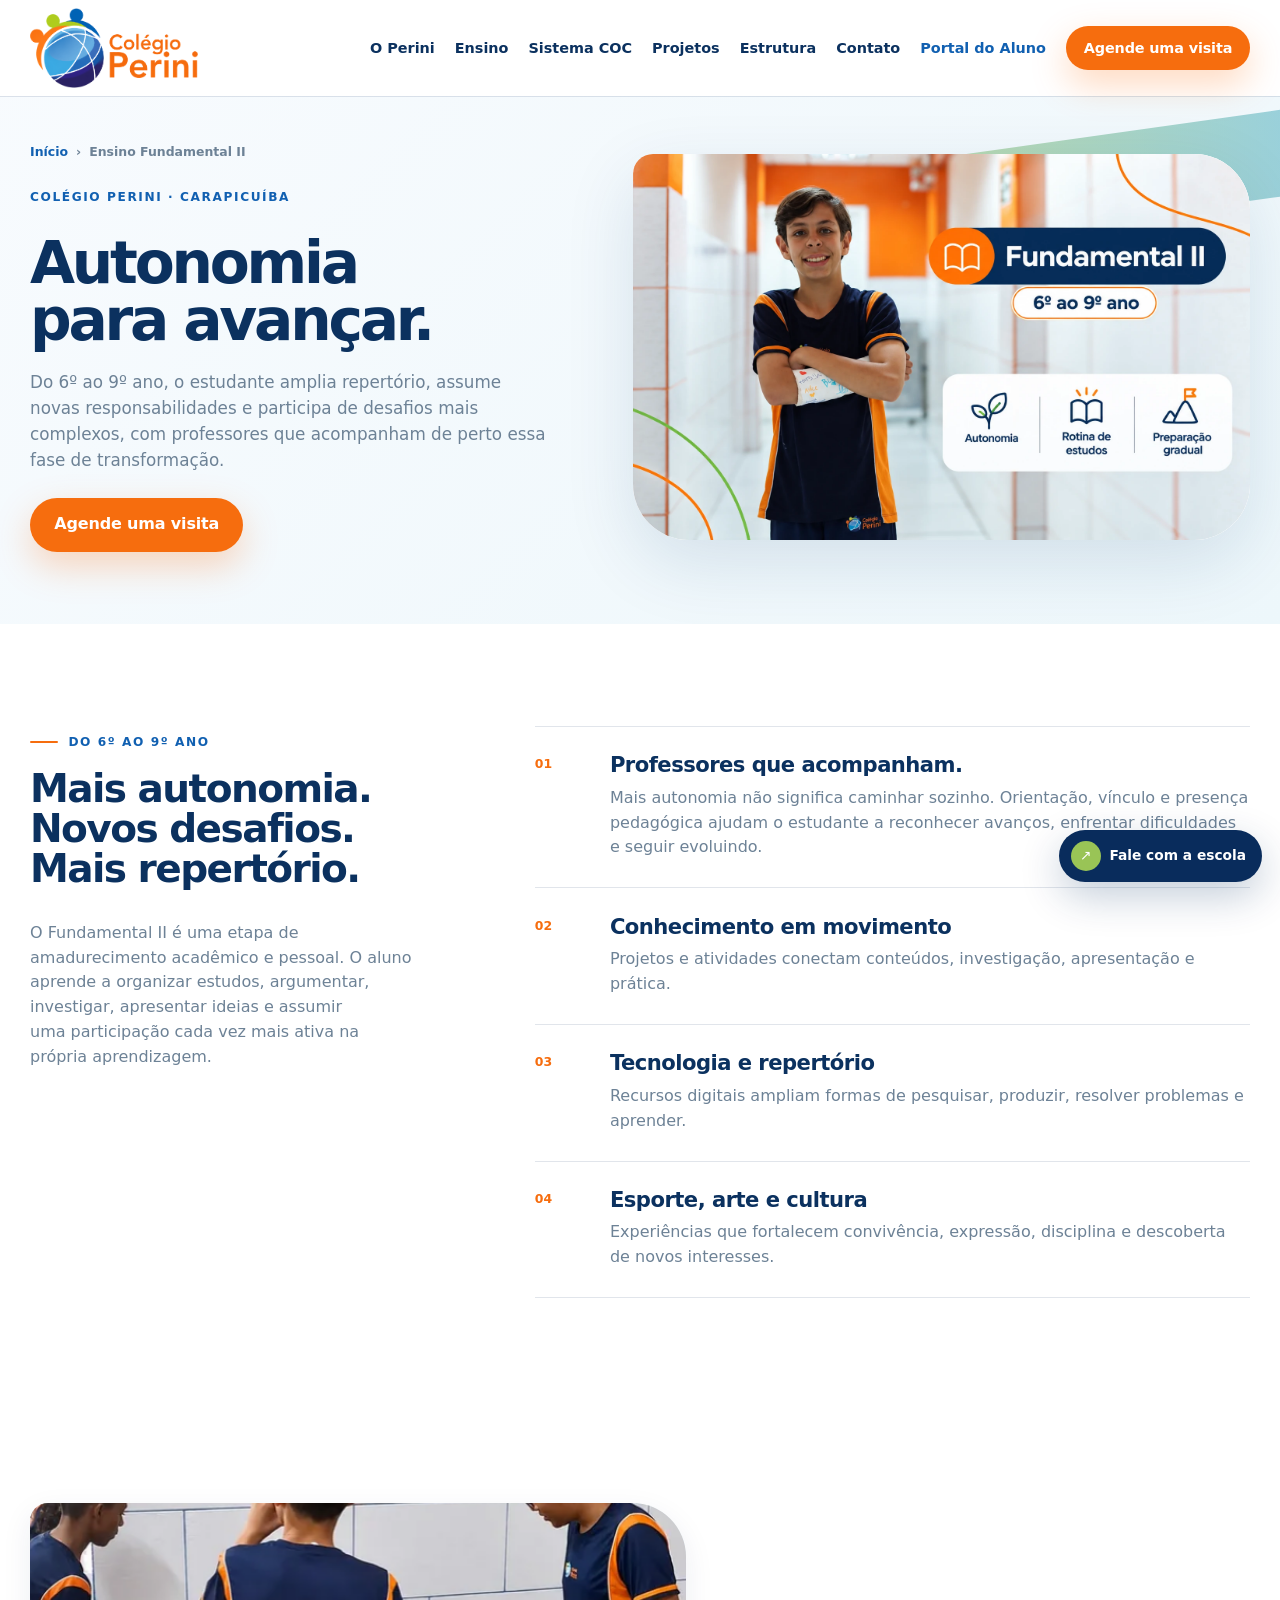
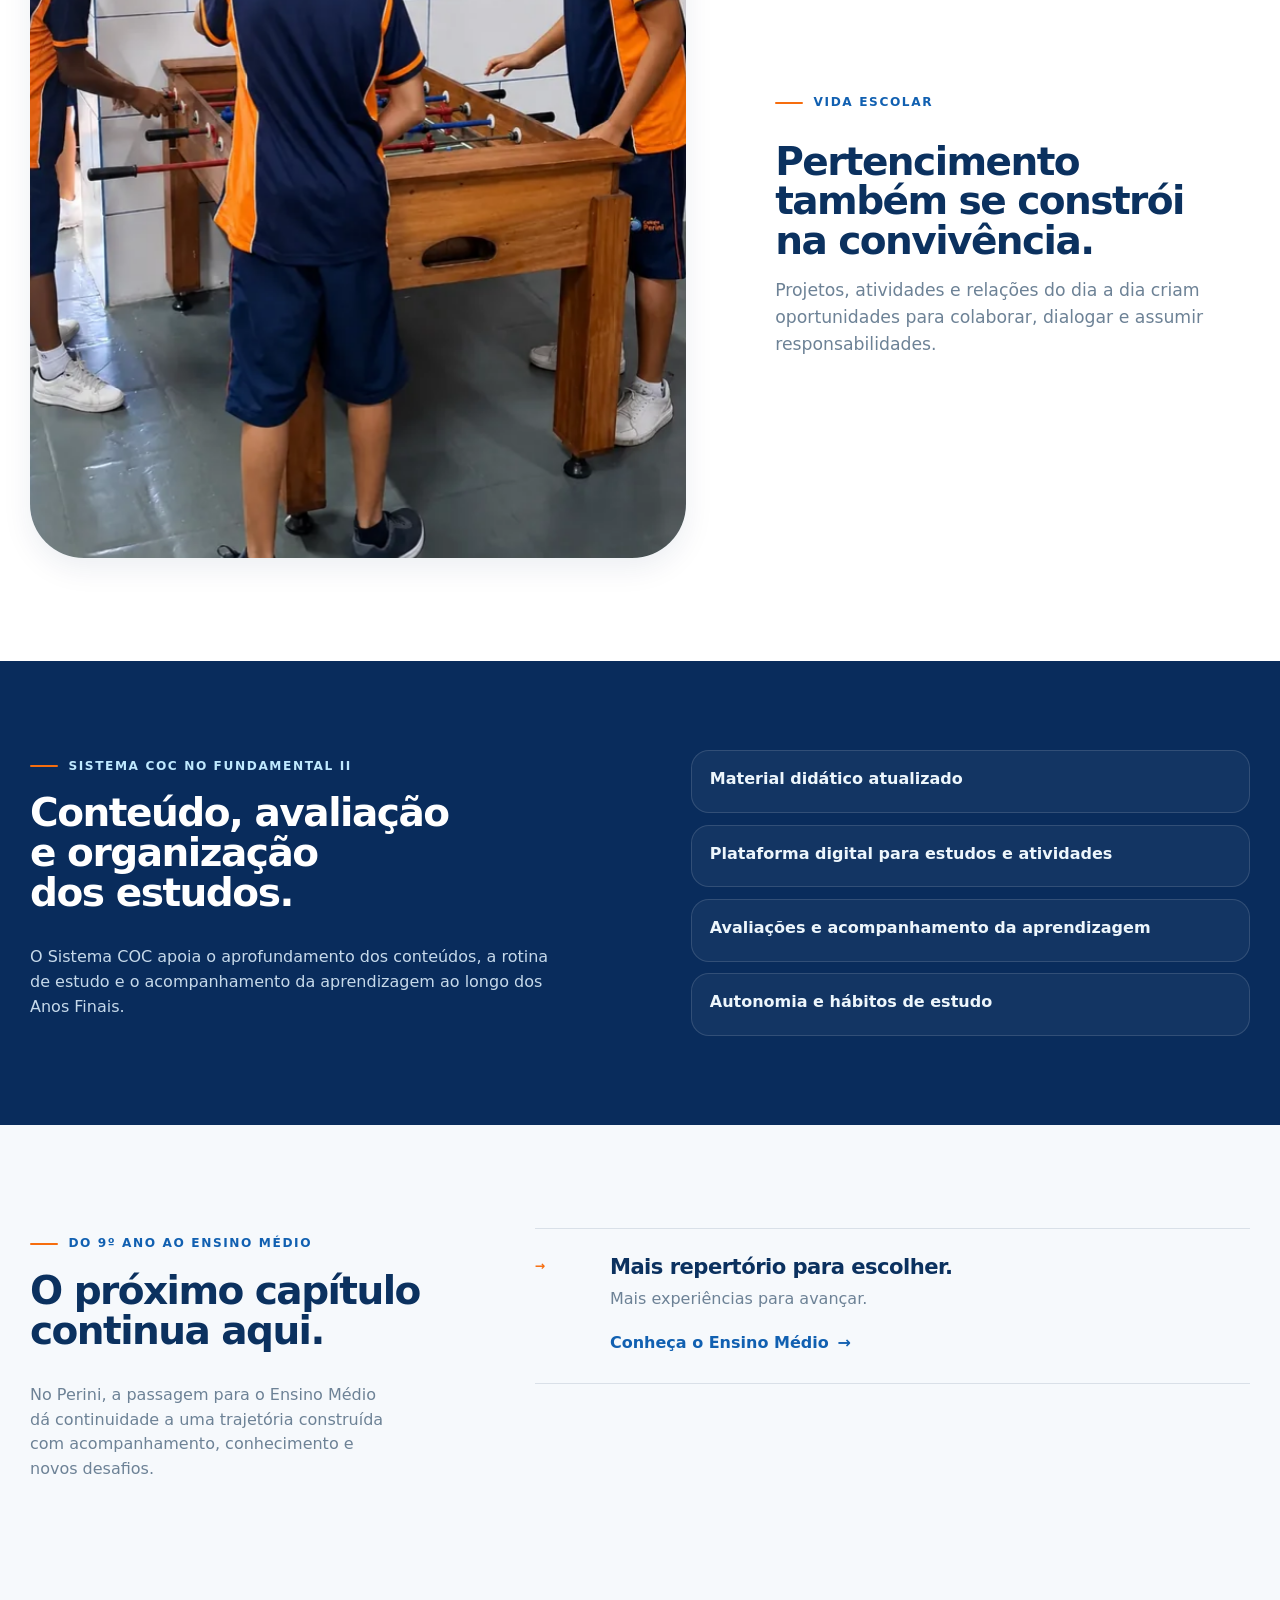
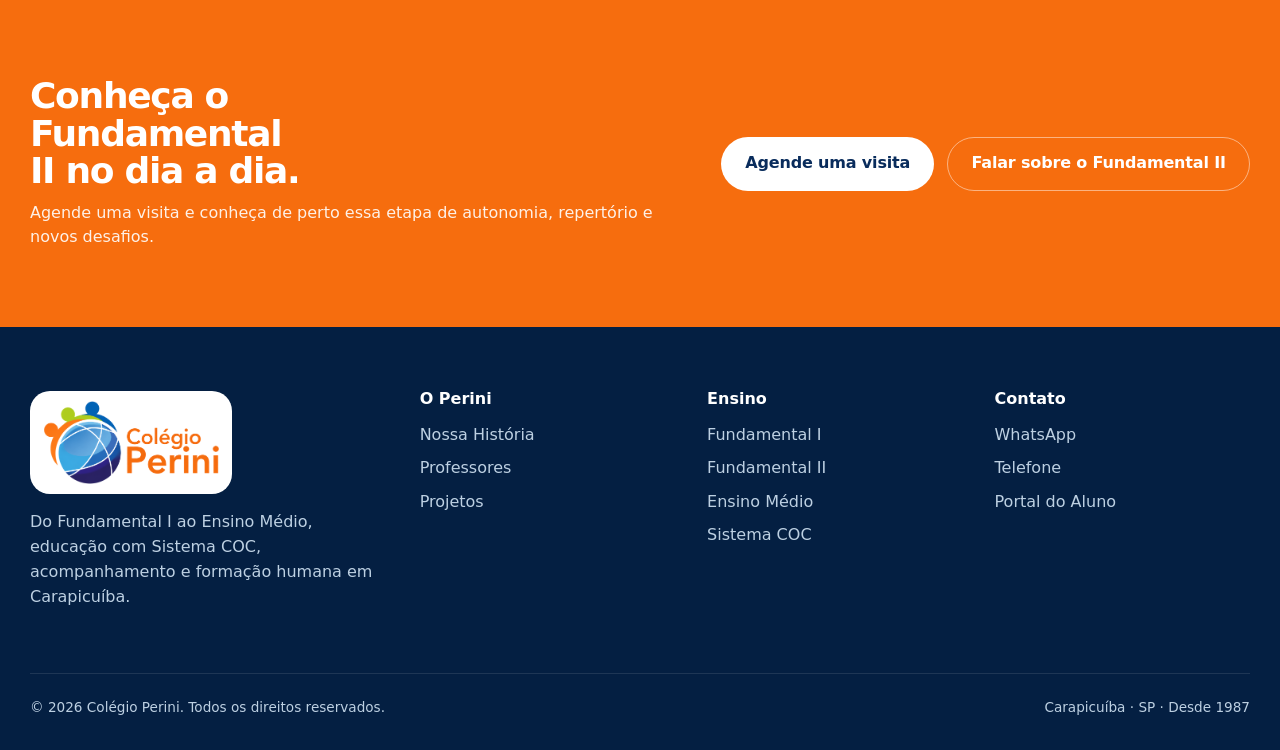
<file: fundamental-2/index.html>
<!DOCTYPE html>

<html lang="pt-BR"><head><meta charset="utf-8"/><meta content="width=device-width,initial-scale=1,viewport-fit=cover" name="viewport"/><meta content="light" name="color-scheme"/><title>Ensino Fundamental II em Carapicuíba | Colégio Perini</title><meta content="Ensino Fundamental II do 6º ao 9º ano no Colégio Perini, em Carapicuíba: autonomia, projetos, Sistema COC e acompanhamento próximo." name="description"/><meta content="#0b4e90" name="theme-color"/><meta content="index,follow,max-image-preview:large" name="robots"/><link href="https://periniebambino.github.io/siteperiniv2/fundamental-2" rel="canonical"/><meta content="pt_BR" property="og:locale"/><meta content="website" property="og:type"/><meta content="Colégio Perini" property="og:site_name"/><meta content="Ensino Fundamental II em Carapicuíba | Colégio Perini" property="og:title"/><meta content="Ensino Fundamental II do 6º ao 9º ano no Colégio Perini, em Carapicuíba: autonomia, projetos, Sistema COC e acompanhamento próximo." property="og:description"/><meta content="https://periniebambino.github.io/siteperiniv2/fundamental-2" property="og:url"/><meta content="https://periniebambino.github.io/siteperiniv2/assets/og/perini-social.jpg" property="og:image"/><meta content="summary_large_image" name="twitter:card"/><link href="../assets/icons/favicon-32.png" rel="icon" sizes="32x32" type="image/png"/><link href="../assets/icons/apple-touch-icon.png" rel="apple-touch-icon"/><link href="../css/tokens.css" rel="stylesheet"/><link href="../css/base.css" rel="stylesheet"/><link href="../css/components.css" rel="stylesheet"/><link href="../css/responsive.css" rel="stylesheet"/><link href="../css/rc1-final.css" rel="stylesheet"/></head><body class="inner-page"><a class="skip-link" href="#conteudo">Pular para o conteúdo</a><header class="site-header" id="site-header"><div class="container nav-shell"><a aria-label="Colégio Perini — início" class="brand" href="../"><img alt="Colégio Perini" height="414" src="../assets/brand/logo-colegio-perini-cropped.webp" width="879"/></a><nav aria-label="Navegação principal" class="desktop-nav"><a href="../#perini">O Perini</a><a href="../#ensino">Ensino</a><a href="../sistema-de-ensino/">Sistema COC</a><a href="../#projetos">Projetos</a><a href="../estrutura-e-vida-escolar/">Estrutura</a><a href="../contato/">Contato</a><a class="portal-link" data-portal="" data-track="portal" href="https://portal.coc.com.br/" rel="noopener noreferrer" target="_blank">Portal do Aluno</a><a class="btn btn-primary btn-sm" data-track="visita-header" data-visit-link="" href="../contato/#agendar">Agende uma visita</a></nav><button aria-controls="mobile-menu" aria-expanded="false" aria-label="Abrir menu" class="menu-toggle" id="menu-toggle" type="button"><span aria-hidden="true"></span></button></div></header>
<div aria-hidden="true" aria-label="Menu de navegação" aria-modal="true" class="mobile-menu" id="mobile-menu" role="dialog"><div class="mobile-menu-inner"><div class="mobile-menu-top"><img alt="Colégio Perini" height="414" src="../assets/brand/logo-colegio-perini-cropped.webp" width="879"/><button aria-label="Fechar menu" class="mobile-close" id="mobile-close" type="button">×</button></div><nav aria-label="Navegação mobile"><a class="mobile-link" href="../#perini">O Perini</a><a class="mobile-link" href="../#ensino">Ensino</a><a class="mobile-link sub" href="../fundamental-1/">Fundamental I</a><a class="mobile-link sub" href="../fundamental-2/">Fundamental II</a><a class="mobile-link sub" href="../ensino-medio/">Ensino Médio</a><a class="mobile-link" href="../sistema-de-ensino/">Sistema COC</a><a class="mobile-link" href="../#projetos">Projetos</a><a class="mobile-link" href="../estrutura-e-vida-escolar/">Estrutura</a><a class="mobile-link" href="../contato/">Contato</a></nav><div class="mobile-menu-actions"><a class="btn btn-primary" data-track="visita-menu" data-visit-link="" href="../contato/#agendar">Agende uma visita</a><a class="btn btn-ghost" data-portal="" href="https://portal.coc.com.br/" rel="noopener noreferrer" target="_blank">Portal do Aluno</a></div></div></div><main id="conteudo"><section class="page-hero cycle-hero cycle-hero-fundamental-2"><div class="container page-hero-layout"><div class="page-hero-copy" data-reveal=""><div class="page-breadcrumb"><a href="../">Início</a><span>›</span><span>Ensino Fundamental II</span></div><span class="eyebrow">Colégio Perini · Carapicuíba</span><h1>Autonomia para avançar.</h1><p>Do 6º ao 9º ano, o estudante amplia repertório, assume novas responsabilidades e participa de desafios mais complexos, com professores que acompanham de perto essa fase de transformação.</p><div class="page-hero-actions"><a class="btn btn-primary" data-track="visita-page" data-visit-link="" href="../contato/#agendar">Agende uma visita</a></div></div><div class="page-hero-media" data-reveal=""><img alt="Capa oficial do Ensino Fundamental II do Colégio Perini — 6º ao 9º ano" decoding="async" fetchpriority="high" height="992" src="../assets/stages/fundamental-2.webp" width="1586"/></div></div></section><section class="editorial-section"><div class="container editorial-layout"><div class="editorial-intro" data-reveal=""><span class="kicker">Do 6º ao 9º ano</span><h2>Mais autonomia. Novos desafios. Mais repertório.</h2><p>O Fundamental II é uma etapa de amadurecimento acadêmico e pessoal. O aluno aprende a organizar estudos, argumentar, investigar, apresentar ideias e assumir uma participação cada vez mais ativa na própria aprendizagem.</p></div><div class="editorial-stack"><article class="editorial-item" data-reveal=""><span>01</span><div><h3>Professores que acompanham.</h3><p>Mais autonomia não significa caminhar sozinho. Orientação, vínculo e presença pedagógica ajudam o estudante a reconhecer avanços, enfrentar dificuldades e seguir evoluindo.</p></div></article><article class="editorial-item" data-reveal=""><span>02</span><div><h3>Conhecimento em movimento</h3><p>Projetos e atividades conectam conteúdos, investigação, apresentação e prática.</p></div></article><article class="editorial-item" data-reveal=""><span>03</span><div><h3>Tecnologia e repertório</h3><p>Recursos digitais ampliam formas de pesquisar, produzir, resolver problemas e aprender.</p></div></article><article class="editorial-item" data-reveal=""><span>04</span><div><h3>Esporte, arte e cultura</h3><p>Experiências que fortalecem convivência, expressão, disciplina e descoberta de novos interesses.</p></div></article></div></div></section>
<section class="real-story-section">
<div class="container real-story-grid">
<figure class="real-story-media real-story-games" data-reveal="">
<img alt="Estudantes do Colégio Perini em momento de convivência na escola" class="" data-real-image="schoolLifeGames" decoding="async" height="1227" loading="lazy" sizes="(max-width:720px) 92vw, 50vw" src="../assets/real/vida-escolar-convivencia.webp" srcset="../assets/real/vida-escolar-convivencia-720.webp 720w, ../assets/real/vida-escolar-convivencia.webp 1122w" width="1122"/>
</figure>
<div class="real-story-copy" data-reveal="">
<span class="kicker">Vida escolar</span>
<h2>Pertencimento também se constrói na convivência.</h2>
<p>Projetos, atividades e relações do dia a dia criam oportunidades para colaborar, dialogar e assumir responsabilidades.</p>
</div>
</div>
</section><section class="content-band"><div class="container content-band-layout"><div data-reveal=""><span class="kicker kicker-light">Sistema COC no Fundamental II</span><h2>Conteúdo, avaliação e organização dos estudos.</h2><p>O Sistema COC apoia o aprofundamento dos conteúdos, a rotina de estudo e o acompanhamento da aprendizagem ao longo dos Anos Finais.</p></div><div class="content-band-list" data-reveal=""><div>Material didático atualizado</div><div>Plataforma digital para estudos e atividades</div><div>Avaliações e acompanhamento da aprendizagem</div><div>Autonomia e hábitos de estudo</div></div></div></section><section class="editorial-section alt"><div class="container editorial-layout"><div class="editorial-intro" data-reveal=""><span class="kicker">DO 9º ANO AO ENSINO MÉDIO</span><h2>O próximo capítulo continua aqui.</h2><p>No Perini, a passagem para o Ensino Médio dá continuidade a uma trajetória construída com acompanhamento, conhecimento e novos desafios.</p></div><div class="editorial-stack"><article class="editorial-item" data-reveal=""><span>→</span><div><h3>Mais repertório para escolher.</h3><p>Mais experiências para avançar.</p><p style="margin-top:1.2rem"><a class="text-link" href="../ensino-medio/">Conheça o Ensino Médio <span aria-hidden="true">→</span></a></p></div></article></div></div></section><section class="page-cta"><div class="container page-cta-inner"><div><h2>Conheça o Fundamental II no dia a dia.</h2><p>Agende uma visita e conheça de perto essa etapa de autonomia, repertório e novos desafios.</p></div><div class="page-cta-actions"><a class="btn btn-white" data-visit-link="" href="../contato/#agendar">Agende uma visita</a><a class="btn btn-outline" data-stage-visit="Ensino Fundamental II" href="https://wa.me/5511983668260?text=Ol%C3%A1%21%20Conheci%20o%20Col%C3%A9gio%20Perini%20pelo%20site%20e%20gostaria%20de%20informa%C3%A7%C3%B5es%20sobre%20Ensino%20Fundamental%20II." rel="noopener noreferrer" target="_blank">Falar sobre o Fundamental II</a></div></div></section></main><footer class="footer"><div class="container footer-grid"><div class="footer-brand"><div class="footer-logo-shell"><img alt="Colégio Perini" height="414" src="../assets/brand/logo-colegio-perini-cropped.webp" width="879"/></div><p>Do Fundamental I ao Ensino Médio, educação com Sistema COC, acompanhamento e formação humana em Carapicuíba.</p></div><div><h3>O Perini</h3><a href="../#historia">Nossa História</a><a href="../#professores">Professores</a><a href="../#projetos">Projetos</a></div><div><h3>Ensino</h3><a href="../fundamental-1/">Fundamental I</a><a href="../fundamental-2/">Fundamental II</a><a href="../ensino-medio/">Ensino Médio</a><a href="../sistema-de-ensino/">Sistema COC</a></div><div><h3>Contato</h3><a data-whatsapp="" href="https://wa.me/5511983668260?text=Ol%C3%A1%21%20Conheci%20o%20Col%C3%A9gio%20Perini%20pelo%20site%20e%20gostaria%20de%20mais%20informa%C3%A7%C3%B5es." rel="noopener noreferrer" target="_blank">WhatsApp</a><a data-phone="" href="tel:+551141645073">Telefone</a><a data-portal="" href="https://portal.coc.com.br/" rel="noopener noreferrer" target="_blank">Portal do Aluno</a></div></div><div class="container footer-bottom"><span>© <span data-year="">2026</span> Colégio Perini. Todos os direitos reservados.</span><span>Carapicuíba · SP · Desde 1987</span></div></footer><a aria-label="Falar com o Colégio Perini pelo WhatsApp" class="whatsapp-float" data-whatsapp="" href="https://wa.me/5511983668260?text=Ol%C3%A1%21%20Conheci%20o%20Col%C3%A9gio%20Perini%20pelo%20site%20e%20gostaria%20de%20mais%20informa%C3%A7%C3%B5es." rel="noopener noreferrer" target="_blank"><span aria-hidden="true">↗</span><b>Fale com a escola</b></a><div class="mobile-action"><a data-visit-link="" href="../contato/#agendar">Agende uma visita</a></div><script id="org-schema" type="application/ld+json"></script><script id="breadcrumb-schema" type="application/ld+json"></script><script src="../js/config.js"></script><script src="../js/content.js"></script><script src="../js/images.js"></script><script src="../js/site.js"></script></body></html>
</file>
<file: css/tokens.css>
:root{
  --blue-950:#092c5c;
  --blue-900:#0b4e90;
  --blue-800:#1160b1;
  --blue-600:#2a8bcb;
  --blue-500:#3ca9e2;
  --purple:#2a2267;
  --orange:#f66d0e;
  --orange-soft:#fff1e7;
  --green:#99c456;
  --green-strong:#78a62f;
  --green-soft:#f1f7e8;
  --ink:#0b315f;
  --text:#355571;
  --muted:#6d8296;
  --white:#fff;
  --surface:#f6f9fc;
  --surface-blue:#ecf7fc;
  --line:rgba(9,44,92,.12);
  --line-dark:rgba(255,255,255,.16);
  --shadow-sm:0 10px 30px rgba(9,44,92,.08);
  --shadow:0 28px 90px rgba(9,44,92,.15);
  --r-sm:14px;
  --r-md:24px;
  --r-lg:38px;
  --r-xl:58px;
  --container:min(1220px,calc(100% - 48px));
  --ease:cubic-bezier(.2,.75,.2,1);
}
</file>
<file: css/base.css>
*{box-sizing:border-box}html{scroll-behavior:smooth;scroll-padding-top:90px}body{margin:0;font-family:"Avenir Next",Inter,ui-sans-serif,system-ui,-apple-system,BlinkMacSystemFont,"Segoe UI",sans-serif;color:var(--text);background:#fff;line-height:1.55;-webkit-font-smoothing:antialiased}body.menu-open{overflow:hidden}img{display:block;max-width:100%}a{color:inherit;text-decoration:none}button{font:inherit}h1,h2,h3,p{margin-top:0}h1,h2,h3{font-weight:800;color:var(--ink);letter-spacing:-.045em;line-height:.98}h1{font-size:clamp(4rem,7.5vw,7.4rem)}h2{font-size:clamp(2.45rem,5.1vw,5.15rem)}h3{font-size:clamp(1.45rem,2.4vw,2.35rem)}p{font-size:clamp(1rem,1.25vw,1.13rem)}.container{width:var(--container);margin-inline:auto}.section{padding:clamp(5.3rem,9vw,9rem) 0}.section-head{max-width:860px;margin-bottom:clamp(2.4rem,5vw,4.4rem)}.section-head>p{max-width:680px;color:var(--muted)}.split-head{max-width:none;display:grid;grid-template-columns:1.15fr .85fr;gap:5rem;align-items:end}.split-head>p{margin:0 0 .6rem}.kicker,.eyebrow{display:inline-flex;align-items:center;gap:.65rem;text-transform:uppercase;letter-spacing:.13em;font-weight:900;font-size:.76rem;color:var(--blue-800);margin-bottom:1.1rem}.kicker:before{content:"";width:28px;height:2px;border-radius:99px;background:var(--orange)}.kicker-light{color:#bfe9ff}.btn{display:inline-flex;align-items:center;justify-content:center;min-height:54px;padding:0 1.45rem;border-radius:999px;font-weight:850;letter-spacing:-.01em;border:1px solid transparent;transition:.28s var(--ease)}.btn:hover{transform:translateY(-2px)}.btn-sm{min-height:44px;padding:0 1.05rem;font-size:.9rem}.btn-lg{min-height:62px;padding:0 1.8rem}.btn-primary{background:var(--orange);color:#fff;box-shadow:0 14px 36px rgba(255,105,0,.26)}.btn-primary:hover{box-shadow:0 18px 42px rgba(255,105,0,.32)}.btn-outline{background:rgba(255,255,255,.7);border-color:var(--line);color:var(--blue-950)}.btn-ghost{border-color:var(--line);color:var(--blue-950)}.btn-white{background:#fff;color:var(--blue-950)}.text-link{display:inline-flex;align-items:center;gap:.55rem;font-weight:850;color:var(--blue-800)}.text-link.light{color:#fff}[data-reveal]{opacity:0;transform:translateY(20px);transition:opacity .7s var(--ease),transform .7s var(--ease)}[data-reveal].is-visible{opacity:1;transform:none}.skip-link{position:fixed;left:16px;top:-100px;background:#fff;padding:.8rem 1rem;z-index:9999;border-radius:12px;box-shadow:var(--shadow-sm)}.skip-link:focus{top:16px}@media(prefers-reduced-motion:reduce){*{scroll-behavior:auto!important;animation:none!important;transition:none!important}[data-reveal]{opacity:1;transform:none}}

:where(a,button,summary):focus-visible{outline:3px solid rgba(246,109,14,.38);outline-offset:4px;border-radius:8px}
button{cursor:pointer}
iframe{border:0}
::selection{background:rgba(60,169,226,.22);color:var(--ink)}

/* V3.3 — equilíbrio editorial sem quebras manuais */
.hero-title,.section-head h2,.page-hero-copy h1,.editorial-intro h2,.reasons-intro h2,.real-story-copy h2,.page-cta h2,.final-cta h2,.contact-copy h2,.visit-intro h1{text-wrap:balance}.hero-intro,.section-head>p,.page-hero-copy>p,.editorial-intro>p,.real-story-copy>p,.page-cta p,.final-cta p,.contact-copy>p,.visit-intro>p{text-wrap:pretty}


/* MASTER v2.1 — escala editorial por contexto.
   A copy é escrita para a composição; font-size não é usado para salvar título excessivo. */
.title-lg{font-size:clamp(2.6rem,4.35vw,4.65rem);line-height:.98;letter-spacing:-.042em;max-width:18ch;text-wrap:balance}
.title-md{font-size:clamp(2.25rem,3.45vw,3.7rem);line-height:1;letter-spacing:-.038em;max-width:19ch;text-wrap:balance}
@media(max-width:720px){
  .title-lg{font-size:clamp(2.45rem,10.6vw,3.55rem);max-width:15ch}
  .title-md{font-size:clamp(2.2rem,9.4vw,3.15rem);max-width:16ch}
}

/* MASTER v2.7 — TITLE SYSTEM
   Normalização tipográfica por função. Mantém a personalidade aprovada,
   mas evita H1/H2 arbitrários, linhas órfãs e massas desproporcionais. */
.inner-page .page-hero-copy h1,
.inner-page .visit-intro h1{
  font-size:clamp(3.15rem,5vw,5.25rem);
  line-height:.96;
  letter-spacing:-.05em;
  max-width:12ch;
  margin-bottom:1.15rem;
  text-wrap:balance;
}
.inner-page .editorial-intro h2,
.inner-page .real-story-copy h2,
.inner-page .real-gallery-section .section-head h2{
  font-size:clamp(2.55rem,4vw,4.25rem);
  line-height:.99;
  letter-spacing:-.04em;
  max-width:15ch;
  text-wrap:balance;
}
.inner-page .content-band h2{
  font-size:clamp(2.35rem,3.45vw,3.65rem);
  line-height:1;
  letter-spacing:-.038em;
  max-width:18ch;
  text-wrap:balance;
}
.inner-page .page-cta h2{
  font-size:clamp(2.25rem,3.25vw,3.45rem);
  line-height:1;
  letter-spacing:-.036em;
  max-width:18ch;
  text-wrap:balance;
}
.inner-page .editorial-item h3,
.inner-page .structure-page-card h3{
  font-size:clamp(1.32rem,1.65vw,1.7rem);
  line-height:1.08;
  letter-spacing:-.025em;
  text-wrap:balance;
}
.inner-page .page-hero-copy>p,
.inner-page .editorial-intro>p,
.inner-page .content-band p,
.inner-page .page-cta p,
.inner-page .visit-intro>p{
  text-wrap:pretty;
}
/* Heroes dos ciclos já aprovados: a v2.6 continua soberana. */
.inner-page .cycle-hero .page-hero-copy h1{
  font-size:clamp(3.35rem,5.15vw,5.45rem);
  line-height:.94;
  max-width:10.8ch;
}
/* Contato: H1 de contexto, não um outdoor. */
.inner-page.contact-page .visit-intro h1{max-width:10.5ch}
</file>
<file: css/components.css>
.campaign{position:relative;z-index:1200;background:var(--blue-950);color:#fff;text-align:center;padding:.55rem 1rem;font-size:.9rem}.site-header{position:fixed;inset:0 0 auto;z-index:1100;transition:.3s var(--ease)}.site-header.is-scrolled{background:rgba(255,255,255,.94);backdrop-filter:blur(18px);box-shadow:0 1px 0 var(--line)}.nav-shell{height:96px;display:flex;align-items:center;justify-content:space-between;gap:2rem;transition:.3s var(--ease)}.site-header.is-scrolled .nav-shell{height:76px}.brand img{width:168px;height:auto;max-height:none;object-fit:contain}.desktop-nav{display:flex;align-items:center;gap:1.25rem;font-size:.9rem;font-weight:760;color:var(--ink)}.desktop-nav>a:not(.btn){padding:.4rem 0;position:relative}.desktop-nav>a:not(.btn):after{content:"";position:absolute;height:2px;left:0;right:100%;bottom:0;background:var(--orange);transition:.25s}.desktop-nav>a:not(.btn):hover:after{right:0}.portal-link{color:var(--blue-800)!important}.menu-toggle{display:none;width:46px;height:46px;border:1px solid var(--line);border-radius:50%;background:rgba(255,255,255,.88);align-items:center;justify-content:center;color:var(--ink)}.menu-toggle span,.menu-toggle span:before,.menu-toggle span:after{content:"";display:block;width:21px;height:2px;background:currentColor;position:relative}.menu-toggle span:before,.menu-toggle span:after{position:absolute;left:0}.menu-toggle span:before{top:-7px}.menu-toggle span:after{top:7px}.mobile-menu{position:fixed;inset:0;background:#fff;z-index:1150;transform:translateX(100%);transition:.38s var(--ease);visibility:hidden}.mobile-menu.is-open{transform:none;visibility:visible}.mobile-menu-inner{height:100%;overflow:auto;padding:22px 24px 34px}.mobile-menu-top{display:flex;align-items:center;justify-content:space-between;margin-bottom:1.5rem}.mobile-menu-top img{width:150px;height:auto}.mobile-close{border:0;background:var(--surface);width:44px;height:44px;border-radius:50%;font-size:1.7rem;color:var(--ink)}.mobile-menu nav{display:grid}.mobile-menu nav a{padding:1rem 0;border-bottom:1px solid var(--line);font-size:1.18rem;font-weight:850;color:var(--ink)}.mobile-menu nav a.sub{font-size:.98rem;padding-left:1rem;color:var(--text)}.mobile-menu-actions{display:grid;gap:.75rem;margin-top:1.5rem}
.hero{position:relative;overflow:hidden;min-height:100svh;padding:132px 0 76px;background:linear-gradient(125deg,#fbfdff 0%,#f3f9fd 55%,#edf8fc 100%);display:flex;align-items:center}.hero-bg{position:absolute;inset:0;background:radial-gradient(circle at 10% 15%,rgba(255,105,0,.12),transparent 22%),radial-gradient(circle at 86% 78%,rgba(145,188,31,.12),transparent 21%)}.hero-layout{position:relative;z-index:2;display:grid;grid-template-columns:.88fr 1.12fr;gap:clamp(2rem,5vw,5rem);align-items:center}.hero-copy{max-width:630px}.hero-title{margin-bottom:1.55rem}.hero-title span{display:block}.hero-title span:nth-child(1){color:var(--blue-950)}.hero-title span:nth-child(2){color:var(--orange)}.hero-title span:nth-child(3){color:var(--green)}.hero-intro{font-size:clamp(1.1rem,1.6vw,1.35rem);max-width:590px;color:#4d6983}.hero-actions{display:flex;gap:.8rem;flex-wrap:wrap;margin-top:2rem}.hero-trust{display:grid;grid-template-columns:repeat(3,1fr);gap:1rem;margin-top:3rem;padding-top:1.45rem;border-top:1px solid var(--line)}.hero-trust span{display:grid;gap:.2rem}.hero-trust b{color:var(--ink);font-size:.95rem}.hero-trust small{color:var(--muted);font-size:.78rem}.hero-visual{position:relative}.hero-image-wrap{position:relative;aspect-ratio:1.16/1;border-radius:18px 64px 64px 64px;overflow:hidden;box-shadow:var(--shadow);background:#ddeaf3}.hero-image-wrap img{width:100%;height:100%;object-fit:cover;object-position:66% center;transform:scale(1.02)}.hero-image-wrap:before{content:"";position:absolute;z-index:1;left:0;top:0;width:31%;height:31%;background:linear-gradient(90deg,rgba(255,255,255,.99) 0%,rgba(255,255,255,.96) 55%,rgba(255,255,255,0) 100%);pointer-events:none}.hero-image-wrap:after{content:"";position:absolute;inset:0;border-radius:inherit;box-shadow:inset 0 0 0 1px rgba(255,255,255,.5)}.hero-note{position:absolute;left:-32px;bottom:34px;background:rgba(255,255,255,.93);backdrop-filter:blur(16px);border:1px solid rgba(255,255,255,.7);box-shadow:0 18px 55px rgba(5,46,97,.18);border-radius:22px;padding:1rem 1.15rem;display:flex;gap:.8rem;align-items:flex-start;max-width:300px}.hero-note .dot{width:11px;height:11px;border-radius:50%;background:var(--green);margin-top:.35rem;box-shadow:0 0 0 6px rgba(145,188,31,.14)}.hero-note strong{display:block;color:var(--ink);line-height:1.25}.hero-note small{display:block;color:var(--muted);margin-top:.2rem}.hero-wave{position:absolute;right:-8%;top:18%;width:44%;height:86px;border-radius:999px;background:linear-gradient(90deg,var(--green),var(--blue-500));transform:rotate(-9deg);opacity:.95;z-index:1}
.essence{background:#fff}.essence-grid{display:grid;grid-template-columns:1.05fr .9fr 1.05fr;gap:1rem}.pillar{position:relative;overflow:hidden;min-height:370px;padding:2.2rem;border-radius:var(--r-lg);display:flex;flex-direction:column;justify-content:flex-end}.pillar:before{content:"";position:absolute;width:220px;height:220px;border-radius:50%;right:-82px;top:-90px;opacity:.16}.pillar.aprender{background:var(--surface-blue)}.pillar.aprender:before{background:var(--blue-500)}.pillar.pertencer{background:var(--orange-soft);transform:translateY(28px)}.pillar.pertencer:before{background:var(--orange)}.pillar.transformar{background:var(--green-soft)}.pillar.transformar:before{background:var(--green)}.pillar .num{position:absolute;top:1.7rem;left:2rem;font-weight:900;color:var(--muted);font-size:.8rem}.pillar h3{font-size:clamp(2.3rem,4vw,3.9rem);margin:0 0 .8rem}.pillar p{margin:0;max-width:310px}
.stages{background:var(--surface)}.stages-grid{display:grid;gap:1.6rem}.stage-card{background:#fff;border-radius:var(--r-lg);overflow:hidden;display:grid;grid-template-columns:1fr 1fr;min-height:500px;box-shadow:0 12px 46px rgba(5,46,97,.07)}.stage-card:nth-child(even){grid-template-columns:1fr 1fr}.stage-card:nth-child(even) .stage-media{order:2}.stage-media{overflow:hidden}.stage-media img{width:100%;height:100%;object-fit:cover;transition:transform .6s var(--ease)}.stage-card:hover .stage-media img{transform:scale(1.018)}.stage-copy{padding:clamp(2rem,4.25vw,4rem);display:flex;flex-direction:column;justify-content:center}.stage-copy>span{font-size:.76rem;text-transform:uppercase;letter-spacing:.105em;font-weight:900;color:var(--green);max-width:38ch}.stage-copy h3{font-size:clamp(2rem,3.45vw,3.35rem);line-height:1.02;margin:.75rem 0 1rem;max-width:14ch;text-wrap:balance}.stage-copy p{color:var(--text);max-width:470px;text-wrap:pretty}.stage-copy a{font-weight:850;color:var(--blue-800);margin-top:.8rem}
.history{overflow:hidden}.history-layout{display:grid;grid-template-columns:.9fr 1.1fr;gap:clamp(3rem,7vw,7rem);align-items:center}.history-panel{min-height:520px;border-radius:var(--r-xl);padding:3rem;background:var(--blue-950);color:#fff;display:flex;flex-direction:column;justify-content:space-between;position:relative;overflow:hidden}.history-year{font-weight:900;font-size:clamp(5.5rem,11vw,9.5rem);line-height:.78;letter-spacing:-.08em}.history-panel p{max-width:300px;color:#d2e2f2;position:relative;z-index:2}.history-orbit{position:absolute;width:620px;height:120px;border-radius:999px;background:linear-gradient(90deg,var(--green),var(--blue-500));left:-210px;bottom:56px;transform:rotate(-10deg)}.history-copy>p{font-size:1.18rem}.history-values{display:flex;flex-wrap:wrap;gap:.6rem;margin-top:2rem}.history-values span{padding:.65rem .9rem;border-radius:999px;background:var(--surface);color:var(--ink);font-weight:800;font-size:.85rem}
.coc{background:var(--blue-950);color:#d3e4f3;position:relative;overflow:hidden}.coc:after{content:"";position:absolute;width:650px;height:650px;border:1px solid rgba(255,255,255,.07);border-radius:50%;right:-300px;top:-210px;box-shadow:0 0 0 80px rgba(255,255,255,.02),0 0 0 160px rgba(255,255,255,.018)}.coc h2{color:#fff}.coc-layout{position:relative;z-index:2;display:grid;grid-template-columns:1.05fr .95fr;gap:5rem}.coc-copy p{max-width:620px}.coc-stack{display:grid;gap:.75rem}.coc-item{display:grid;grid-template-columns:auto 1fr;gap:1rem;align-items:center;padding:1.05rem 1.15rem;border-radius:18px;border:1px solid rgba(255,255,255,.12);background:rgba(255,255,255,.045)}.coc-item b{width:36px;height:36px;border-radius:12px;background:rgba(22,167,227,.18);display:grid;place-items:center;color:#8fd9f8}.coc-item span{font-weight:720;color:#eaf4fb}
.projects{background:#fff}.projects-grid{display:grid;grid-template-columns:repeat(12,1fr);gap:1rem}.project-card{border:1px solid var(--line);border-radius:var(--r-md);padding:1.6rem;min-height:230px;display:flex;flex-direction:column;transition:.28s var(--ease);background:#fff}.project-card:nth-child(1),.project-card:nth-child(6){grid-column:span 6}.project-card:nth-child(2),.project-card:nth-child(3),.project-card:nth-child(4),.project-card:nth-child(5),.project-card:nth-child(7),.project-card:nth-child(8){grid-column:span 3}.project-card:hover{transform:translateY(-5px);box-shadow:var(--shadow-sm)}.project-card .project-num{font-size:.76rem;font-weight:900;color:var(--orange)}.project-card h3{font-size:1.35rem;margin:auto 0 .65rem}.project-card p{font-size:.94rem;color:var(--muted);margin:0}.project-card:nth-child(1){background:var(--surface-blue)}.project-card:nth-child(6){background:var(--green-soft)}
.high-school{background:linear-gradient(135deg,#f4f8fd,#edf7fb)}.hs-layout{display:grid;grid-template-columns:.9fr 1.1fr;gap:clamp(3rem,7vw,6rem);align-items:start}.hs-intro p{max-width:600px}.hs-stats{display:grid;grid-template-columns:1fr 1fr;gap:1rem;margin-top:2.2rem}.hs-stat{background:#fff;border-radius:24px;padding:1.4rem;box-shadow:var(--shadow-sm)}.hs-stat strong{display:block;font-size:3.2rem;color:var(--blue-950);line-height:1}.hs-stat span{font-weight:800;color:var(--muted);font-size:.9rem}.hs-path{display:grid;gap:1rem;position:relative}.hs-path:before{content:"";position:absolute;left:29px;top:30px;bottom:30px;width:2px;background:linear-gradient(var(--blue-500),var(--green))}.hs-path article{position:relative;margin-left:56px;background:#fff;border-radius:28px;padding:2rem;box-shadow:var(--shadow-sm)}.hs-path article>span{position:absolute;left:-56px;top:22px;width:58px;height:58px;border-radius:50%;background:var(--blue-950);color:#fff;display:grid;place-items:center;font-weight:900}.hs-path article:nth-child(2)>span{background:var(--green)}.hs-path small{font-weight:900;text-transform:uppercase;letter-spacing:.1em;color:var(--orange)}.hs-path h3{margin:.55rem 0 .8rem}.hs-path p{margin:0;color:var(--muted)}
.teachers{background:#fff}.teachers-layout{display:grid;grid-template-columns:1.05fr .95fr;gap:clamp(3rem,7vw,6rem);align-items:center}.teachers-visual{position:relative;border-radius:var(--r-xl) 18px var(--r-xl) var(--r-xl);overflow:hidden;min-height:560px}.teachers-visual img{width:100%;height:100%;object-fit:cover;position:absolute;inset:0}.teachers-caption{position:absolute;left:22px;right:22px;bottom:22px;background:rgba(255,255,255,.92);backdrop-filter:blur(14px);padding:1rem 1.2rem;border-radius:18px;font-weight:900;color:var(--ink)}.teacher-items{display:grid;grid-template-columns:1fr 1fr;gap:.75rem;margin-top:1.8rem}.teacher-item{border:1px solid var(--line);border-radius:16px;padding:.9rem 1rem;font-weight:800;color:var(--ink)}
.family{background:var(--green-soft)}.family-card{background:#fff;border-radius:var(--r-xl);padding:clamp(2.2rem,5vw,4.5rem);display:grid;grid-template-columns:1fr .9fr;gap:4rem;align-items:center;box-shadow:0 20px 60px rgba(85,110,24,.08)}.family-highlight{display:grid;gap:.2rem}.family-highlight strong{font-size:clamp(2rem,3.5vw,3.5rem);line-height:1.02;color:var(--green);letter-spacing:-.04em}.family-highlight span{margin-top:1rem;color:var(--muted)}
.structure{background:var(--surface)}.structure-grid{display:grid;grid-template-columns:1.3fr .7fr;gap:1rem}.structure-main{min-height:560px;position:relative;overflow:hidden;border-radius:var(--r-xl);background:var(--blue-950)}.structure-main img{position:absolute;inset:0;width:100%;height:100%;object-fit:cover;object-position:67% center}.structure-main:after{content:"";position:absolute;inset:0;background:linear-gradient(180deg,transparent 20%,rgba(5,46,97,.88) 100%)}.structure-main>div{position:absolute;z-index:2;left:2rem;right:2rem;bottom:2rem;color:#fff}.structure-main h3{color:#fff;margin:.5rem 0 1.2rem}.structure-main span{font-size:.8rem;text-transform:uppercase;letter-spacing:.1em;font-weight:900;color:#bfe9ff}.structure-side{display:grid;gap:1rem}.structure-side article{border-radius:var(--r-lg);padding:2rem;background:#fff;display:flex;flex-direction:column;justify-content:end}.structure-side article:first-child{background:var(--orange-soft)}.structure-side article:last-child{background:var(--surface-blue)}.structure-side b{font-size:1.35rem;color:var(--ink)}.structure-side p{color:var(--muted);margin:.6rem 0 0}
.final-cta{background:var(--orange);color:#fff;padding:clamp(4rem,7vw,6rem) 0}.final-cta-inner{display:flex;align-items:end;justify-content:space-between;gap:3rem}.final-cta span{font-size:.8rem;text-transform:uppercase;letter-spacing:.12em;font-weight:900}.final-cta h2{color:#fff;max-width:760px;margin:.5rem 0 1rem}.final-cta p{color:#fff0e7;max-width:620px;margin-bottom:0}
.contact{background:#fff}.contact-layout{display:grid;grid-template-columns:.8fr 1.2fr;gap:4rem;align-items:stretch}.contact-list{display:grid;gap:1.15rem;margin-top:2rem}.contact-list div{padding-bottom:1rem;border-bottom:1px solid var(--line)}.contact-list small{display:block;color:var(--muted);font-weight:700;margin-bottom:.25rem}.contact-list a,.contact-list span{font-weight:850;color:var(--ink)}.map-panel{min-height:480px;border-radius:var(--r-xl);background:linear-gradient(145deg,#dff1fb,#eef7f9);position:relative;overflow:hidden;padding:2rem;display:flex;flex-direction:column;justify-content:space-between}.map-art{position:absolute;inset:0}.map-pin{position:absolute;left:57%;top:44%;width:38px;height:38px;border-radius:50% 50% 50% 0;transform:rotate(-45deg);background:var(--orange);color:transparent;box-shadow:0 10px 30px rgba(255,105,0,.25)}.map-line{position:absolute;border:4px solid rgba(7,86,156,.18);border-radius:50%}.line-a{width:120%;height:44%;left:-20%;top:15%;transform:rotate(8deg)}.line-b{width:90%;height:35%;left:22%;top:52%;transform:rotate(-12deg);border-color:rgba(145,188,31,.24)}.line-c{width:60%;height:70%;left:4%;top:24%;transform:rotate(28deg);border-color:rgba(255,105,0,.14)}.map-panel-bottom{position:relative;z-index:2;background:rgba(255,255,255,.9);backdrop-filter:blur(12px);border-radius:22px;padding:1rem;display:flex;align-items:center;justify-content:space-between;gap:1rem}.map-panel-bottom strong{color:var(--ink)}
.footer{background:#041f42;color:#bdd0e2;padding:4rem 0 2rem}.footer-grid{display:grid;grid-template-columns:1.4fr repeat(3,1fr);gap:2rem}.footer-brand img{width:190px;height:auto;filter:brightness(0) invert(1);opacity:.95}.footer-brand p{max-width:360px;color:#bdd0e2}.footer h3{color:#fff;font-size:1rem;letter-spacing:0;margin-bottom:1rem}.footer a{display:block;margin:.55rem 0;color:#bdd0e2}.footer-bottom{margin-top:3rem;padding-top:1.4rem;border-top:1px solid rgba(255,255,255,.1);display:flex;justify-content:space-between;gap:1rem;font-size:.85rem}.whatsapp-float{position:fixed;right:18px;bottom:18px;z-index:1000;background:var(--blue-950);color:#fff;border-radius:999px;padding:.7rem 1rem .7rem .75rem;display:flex;align-items:center;gap:.55rem;box-shadow:0 14px 40px rgba(5,46,97,.24);font-size:.86rem}.whatsapp-float span{width:30px;height:30px;border-radius:50%;display:grid;place-items:center;background:var(--green)}.mobile-action{display:none}

/* Produção v1.2 — estrutura, FAQ, mapa e refinamentos */
.hs-cta{margin-top:1.25rem;background:#fff}
.structure{background:linear-gradient(180deg,var(--surface) 0%,#fff 100%);position:relative;overflow:hidden}
.structure:before{content:"";position:absolute;width:520px;height:120px;border-radius:999px;background:linear-gradient(90deg,rgba(153,196,86,.18),rgba(60,169,226,.12));right:-150px;top:80px;transform:rotate(-10deg)}
.structure-intro{position:relative;display:grid;grid-template-columns:1.1fr .9fr;gap:clamp(3rem,8vw,7rem);align-items:end;margin-bottom:clamp(2.4rem,5vw,4rem)}
.structure-intro p{color:var(--muted);max-width:560px;margin-bottom:1.2rem}
.structure-list{position:relative;display:grid;grid-template-columns:repeat(4,1fr);border-top:1px solid var(--line);border-bottom:1px solid var(--line)}
.structure-item{min-height:280px;padding:2rem 1.45rem;display:flex;flex-direction:column;border-right:1px solid var(--line);background:rgba(255,255,255,.7);transition:.28s var(--ease)}
.structure-item:last-child{border-right:0}
.structure-item:hover{background:#fff;transform:translateY(-4px);box-shadow:var(--shadow-sm);z-index:2}
.structure-index{width:42px;height:42px;border-radius:14px;display:grid;place-items:center;background:var(--surface-blue);color:var(--blue-800);font-weight:900;font-size:.8rem}
.structure-item:nth-child(2) .structure-index{background:var(--orange-soft);color:var(--orange)}
.structure-item:nth-child(3) .structure-index{background:var(--green-soft);color:var(--green-strong)}
.structure-item:nth-child(4) .structure-index{background:#efecfb;color:var(--purple)}
.structure-item h3{font-size:1.35rem;margin:auto 0 .65rem}
.structure-item p{font-size:.94rem;color:var(--muted);margin:0}
.faq{background:#fff}
.faq-layout{display:grid;grid-template-columns:.72fr 1.28fr;gap:clamp(3rem,8vw,7rem);align-items:start}
.faq-intro{position:sticky;top:120px}
.faq-intro p{max-width:430px;color:var(--muted)}
.faq-list{border-top:1px solid var(--line)}
.faq-item{border-bottom:1px solid var(--line)}
.faq-item summary{list-style:none;display:grid;grid-template-columns:1fr auto;align-items:center;gap:1.5rem;padding:1.4rem 0;font-weight:850;color:var(--ink);cursor:pointer}
.faq-item summary::-webkit-details-marker{display:none}
.faq-item summary:after{content:"+";width:34px;height:34px;border-radius:50%;display:grid;place-items:center;background:var(--surface);color:var(--blue-800);font-size:1.2rem;transition:.25s var(--ease)}
.faq-item[open] summary:after{content:"–";background:var(--orange-soft);color:var(--orange)}
.faq-answer{padding:0 3.5rem 1.5rem 0;color:var(--muted);max-width:760px}
.map-panel{padding:0!important;background:#dfeefa!important;min-height:500px!important;display:block!important;border:1px solid var(--line)}
.map-panel iframe{position:absolute;inset:0;width:100%;height:100%;filter:saturate(.88) contrast(.98)}
.map-panel:after{content:"";position:absolute;inset:0;pointer-events:none;box-shadow:inset 0 0 0 1px rgba(255,255,255,.35);border-radius:inherit}
.map-panel-bottom{position:absolute!important;left:20px;right:20px;bottom:20px!important;z-index:3!important}
.map-panel-bottom>div{display:grid;gap:.2rem}
.map-panel-bottom small{text-transform:uppercase;letter-spacing:.1em;font-size:.68rem;color:var(--muted);font-weight:900}
.footer-logo-shell{display:inline-flex;background:#fff;border-radius:20px;padding:.65rem .85rem;margin-bottom:1rem}
.footer-brand .footer-logo-shell img{width:175px;height:auto!important;filter:none!important;opacity:1!important}
.footer a:hover{color:#fff}
.campaign a{text-decoration:underline;text-underline-offset:3px;font-weight:800}
.site-header.campaign-offset{top:36px}
body.campaign-active .hero{padding-top:168px}


/* V3 — arquitetura comercial, páginas internas e conteúdo editorial */
.hero-whatsapp{display:inline-flex;align-items:center;font-weight:850;color:var(--blue-800);padding:.8rem .25rem}
.stage-actions{display:flex;align-items:center;gap:1rem;flex-wrap:wrap;margin-top:1rem}.stage-actions>a{margin-top:0}.stage-actions .stage-whatsapp{font-size:.88rem;color:var(--muted);font-weight:760;border-left:1px solid var(--line);padding-left:1rem}
.journey{background:#fff}.journey-grid{display:grid;grid-template-columns:repeat(3,1fr);position:relative;border-top:1px solid var(--line);border-bottom:1px solid var(--line)}.journey-grid:before{content:"";position:absolute;height:3px;left:0;right:0;top:-2px;background:linear-gradient(90deg,var(--green),var(--orange),var(--blue-600));transform:scaleX(.72);transform-origin:left}.journey-step{padding:2rem 2.2rem 2.4rem;border-right:1px solid var(--line);min-height:310px;display:flex;flex-direction:column}.journey-step:last-child{border-right:0}.journey-step>span{font-weight:900;color:var(--orange);font-size:.78rem}.journey-step small{margin-top:auto;text-transform:uppercase;letter-spacing:.1em;font-size:.72rem;font-weight:900;color:var(--green-strong)}.journey-step h3{margin:.55rem 0 .75rem}.journey-step p{color:var(--muted);margin:0}
.reasons{background:var(--surface)}.reasons-layout{display:grid;grid-template-columns:.8fr 1.2fr;gap:clamp(3rem,7vw,7rem);align-items:start}.reasons-intro{position:sticky;top:120px}.reasons-intro p{color:var(--muted);max-width:480px}.reasons-grid{border-top:1px solid var(--line)}.reason-item{display:grid;grid-template-columns:54px 1fr;gap:1.2rem;padding:1.5rem 0;border-bottom:1px solid var(--line)}.reason-item>span{width:42px;height:42px;border-radius:14px;background:#fff;display:grid;place-items:center;color:var(--blue-800);font-weight:900;font-size:.78rem}.reason-item h3{font-size:1.35rem;margin:.1rem 0 .4rem}.reason-item p{margin:0;color:var(--muted);font-size:.98rem}
.projects-grid{display:grid!important;grid-template-columns:1fr!important;gap:1rem!important}.project-group{display:grid;grid-template-columns:.42fr 1.58fr;gap:2rem;padding:2rem 0;border-top:1px solid var(--line)}.project-group:last-child{border-bottom:1px solid var(--line)}.project-group-head>span{color:var(--orange);font-size:.75rem;font-weight:900}.project-group-head h3{font-size:1.55rem;margin:.55rem 0}.project-group-items{display:grid;grid-template-columns:repeat(2,1fr);gap:1rem}.project-group-items article{padding:1.3rem 1.4rem;border-radius:20px;background:var(--surface);min-height:170px}.project-group:nth-child(2) .project-group-items article{background:var(--orange-soft)}.project-group:nth-child(3) .project-group-items article{background:var(--green-soft)}.project-group-items h4{color:var(--ink);font-size:1.05rem;margin:0 0 .5rem;letter-spacing:-.02em}.project-group-items p{font-size:.9rem;color:var(--muted);margin:0}.final-cta-actions{display:flex;align-items:center;gap:1rem;flex-wrap:wrap}.final-matricula{color:#fff;text-decoration:underline;text-underline-offset:4px;font-weight:850}.contact-page-link{margin-top:1rem}

/* Internal pages */
.inner-page .site-header:not(.is-scrolled){background:rgba(255,255,255,.96);backdrop-filter:blur(14px);box-shadow:0 1px 0 var(--line)}.page-hero{padding:150px 0 76px;background:linear-gradient(135deg,#f8fbfe,#edf7fb);position:relative;overflow:hidden}.page-hero:after{content:"";position:absolute;width:46%;height:86px;border-radius:999px;background:linear-gradient(90deg,var(--green),var(--blue-500));right:-12%;top:130px;transform:rotate(-8deg);opacity:.55}.page-hero-layout{position:relative;z-index:2;display:grid;grid-template-columns:.88fr 1.12fr;gap:clamp(3rem,7vw,7rem);align-items:center}.page-hero-copy h1{font-size:clamp(3.2rem,6vw,6.2rem);margin-bottom:1.3rem}.page-hero-copy>p{font-size:clamp(1.08rem,1.5vw,1.28rem);color:var(--muted);max-width:650px}.page-hero-media{border-radius:18px 58px 58px 58px;overflow:hidden;aspect-ratio:1.25/1;box-shadow:var(--shadow);background:var(--surface-blue)}.page-hero-media img{width:100%;height:100%;object-fit:cover}.page-hero-actions{display:flex;gap:.8rem;flex-wrap:wrap;margin-top:1.8rem}.page-breadcrumb{display:flex;gap:.5rem;align-items:center;font-size:.78rem;font-weight:800;color:var(--muted);margin-bottom:1.4rem}.page-breadcrumb a{color:var(--blue-800)}.page-proof{display:flex;gap:.55rem;flex-wrap:wrap;margin-top:1.6rem}.page-proof span{padding:.55rem .8rem;border-radius:999px;background:#fff;border:1px solid var(--line);font-size:.78rem;font-weight:850;color:var(--ink)}
.editorial-section{padding:clamp(5rem,8vw,8rem) 0}.editorial-section.alt{background:var(--surface)}.editorial-layout{display:grid;grid-template-columns:.72fr 1.28fr;gap:clamp(3rem,8vw,7rem);align-items:start}.editorial-intro{position:sticky;top:120px}.editorial-intro p{color:var(--muted)}.editorial-stack{border-top:1px solid var(--line)}.editorial-item{display:grid;grid-template-columns:56px 1fr;gap:1.2rem;padding:1.7rem 0;border-bottom:1px solid var(--line)}.editorial-item>span{color:var(--orange);font-weight:900;font-size:.78rem}.editorial-item h3{font-size:1.5rem;margin:0 0 .55rem}.editorial-item p{margin:0;color:var(--muted)}.bullet-inline{display:flex;flex-wrap:wrap;gap:.55rem;margin-top:1rem}.bullet-inline span{padding:.55rem .75rem;background:var(--surface);border-radius:999px;font-size:.78rem;font-weight:800;color:var(--ink)}
.content-band{padding:clamp(4rem,7vw,6.5rem) 0;background:var(--blue-950);color:#d6e7f5}.content-band h2,.content-band h3{color:#fff}.content-band-layout{display:grid;grid-template-columns:1fr 1fr;gap:clamp(3rem,8vw,7rem)}.content-band p{color:#c6d9ea}.content-band-list{display:grid;gap:.7rem}.content-band-list>div{padding:1rem 1.1rem;border:1px solid rgba(255,255,255,.13);border-radius:18px;background:rgba(255,255,255,.045);font-weight:760;color:#edf6fc}
.page-cta{padding:clamp(4rem,6vw,5.5rem) 0;background:var(--orange);color:#fff}.page-cta-inner{display:flex;justify-content:space-between;align-items:center;gap:2rem}.page-cta h2{color:#fff;margin-bottom:.7rem}.page-cta p{color:#fff;opacity:.9;margin:0}.page-cta-actions{display:flex;gap:.8rem;flex-wrap:wrap;flex-shrink:0}.page-cta .btn-outline{color:#fff;border-color:rgba(255,255,255,.48);background:transparent}
.stats-row{display:grid;grid-template-columns:repeat(2,1fr);gap:1rem;margin-top:1.5rem}.stat-box{padding:1.5rem;border-radius:24px;background:#fff;box-shadow:var(--shadow-sm)}.stat-box strong{font-size:3.4rem;line-height:1;color:var(--blue-950);display:block}.stat-box span{font-weight:850;color:var(--muted)}
.structure-page-grid{display:grid;grid-template-columns:repeat(2,1fr);gap:1rem}.structure-page-card{min-height:250px;border-radius:28px;padding:1.8rem;background:var(--surface);display:flex;flex-direction:column;justify-content:flex-end;position:relative;overflow:hidden}.structure-page-card:before{content:"";position:absolute;width:180px;height:180px;border-radius:50%;right:-70px;top:-80px;background:var(--blue-500);opacity:.1}.structure-page-card:nth-child(2):before{background:var(--orange)}.structure-page-card:nth-child(3):before{background:var(--green)}.structure-page-card:nth-child(4):before{background:var(--purple)}.structure-page-card h3{position:relative}.structure-page-card p{position:relative;color:var(--muted);margin:0}
.visit-page{padding:145px 0 90px;background:linear-gradient(135deg,#f8fbfe,#eef7fa)}.visit-layout{display:grid;grid-template-columns:.78fr 1.22fr;gap:clamp(3rem,8vw,7rem);align-items:start}.visit-intro{position:sticky;top:120px}.visit-intro p{color:var(--muted)}.visit-form{background:#fff;padding:clamp(1.5rem,4vw,3rem);border-radius:36px;box-shadow:var(--shadow-sm);border:1px solid var(--line)}.form-grid{display:grid;grid-template-columns:1fr 1fr;gap:1rem}.field{display:grid;gap:.45rem}.field.full{grid-column:1/-1}.field label{font-weight:850;color:var(--ink);font-size:.88rem}.field input,.field select,.field textarea{width:100%;border:1px solid var(--line);border-radius:14px;background:#fff;padding:.9rem 1rem;font:inherit;color:var(--ink);outline:none}.field input:focus,.field select:focus,.field textarea:focus{border-color:var(--blue-500);box-shadow:0 0 0 4px rgba(60,169,226,.12)}.field textarea{min-height:120px;resize:vertical}.form-note{font-size:.82rem;color:var(--muted);margin:1rem 0}.form-actions{display:flex;gap:.8rem;align-items:center;flex-wrap:wrap}.contact-cards{display:grid;grid-template-columns:repeat(4,1fr);gap:1rem;margin-top:2rem}.contact-card{padding:1.2rem;border:1px solid var(--line);border-radius:20px;background:#fff}.contact-card small{display:block;text-transform:uppercase;letter-spacing:.08em;color:var(--muted);font-weight:900;font-size:.66rem;margin-bottom:.4rem}.contact-card a,.contact-card span{color:var(--ink);font-weight:800;font-size:.9rem}.internal-map{margin-top:1.5rem;border-radius:32px;overflow:hidden;min-height:420px;border:1px solid var(--line)}.internal-map iframe{width:100%;height:420px}

/* V3.1 — fotografias reais integradas à narrativa */
.history-photo-panel{padding:0;min-height:620px;background:#062e61;isolation:isolate}
.history-panel-picture{position:absolute;inset:0;z-index:0}
.history-panel-picture img{width:100%;height:100%;object-fit:cover;object-position:center 38%;filter:saturate(.94) contrast(1.02)}
.history-photo-panel:after{content:"";position:absolute;inset:0;z-index:1;background:linear-gradient(180deg,rgba(3,27,61,.08) 15%,rgba(3,27,61,.18) 46%,rgba(3,27,61,.94) 100%)}
.history-photo-panel>.history-year,.history-photo-panel>p,.history-photo-panel>.history-orbit{position:absolute;z-index:2}
.history-photo-panel>.history-year{left:2rem;bottom:5.8rem;color:#fff;text-shadow:0 6px 28px rgba(0,0,0,.28)}
.history-photo-panel>p{left:2.15rem;right:2.15rem;bottom:2rem;max-width:390px;color:#fff;font-weight:760;margin:0}
.history-photo-panel>.history-orbit{right:-90px;left:auto;bottom:78px;width:320px;height:46px;opacity:.82;mix-blend-mode:screen}

.projects-photo-story{display:grid;grid-template-columns:minmax(0,1.55fr) minmax(260px,.65fr);gap:1rem;margin:0 0 clamp(2.5rem,5vw,4.5rem)}
.projects-photo-story figure{margin:0;position:relative;overflow:hidden;background:#e9f1f7}
.project-photo-main{min-height:600px;border-radius:22px 64px 22px 22px}
.project-photo-main img,.project-photo-stack img{width:100%;height:100%;object-fit:cover;display:block;transition:transform .7s var(--ease)}
.project-photo-main img{position:absolute;inset:0;object-position:center 38%}
.project-photo-main:after{content:"";position:absolute;inset:0;background:linear-gradient(180deg,transparent 38%,rgba(4,31,66,.9) 100%)}
.project-photo-main figcaption{position:absolute;z-index:2;left:2rem;right:2rem;bottom:2rem;color:#fff;display:grid;gap:.25rem;max-width:590px}
.project-photo-main figcaption span{font-size:.74rem;text-transform:uppercase;letter-spacing:.12em;font-weight:900;color:#c6edff}
.project-photo-main figcaption strong{font-size:clamp(1.8rem,3vw,3rem);line-height:1;letter-spacing:-.04em}
.project-photo-main figcaption small{font-size:.95rem;color:#e1edf6;max-width:520px}
.project-photo-stack{display:grid;grid-template-rows:1fr 1fr;gap:1rem}
.project-photo-stack figure{border-radius:28px;min-height:292px}
.project-photo-stack img{position:absolute;inset:0}
.project-photo-stack figure:after{content:"";position:absolute;inset:45% 0 0;background:linear-gradient(transparent,rgba(4,31,66,.78))}
.project-photo-stack figcaption{position:absolute;z-index:2;left:1rem;right:1rem;bottom:1rem;color:#fff;font-size:.82rem;font-weight:900}
.projects-photo-story figure:hover img{transform:scale(1.025)}

.real-story-section{padding:clamp(4.5rem,8vw,7rem) 0;background:#fff}
.real-story-section+.content-band{margin-top:0}
.real-story-grid{display:grid;grid-template-columns:1.16fr .84fr;gap:clamp(2.5rem,7vw,6rem);align-items:center}
.real-story-media{margin:0;border-radius:18px 54px 54px 54px;overflow:hidden;box-shadow:var(--shadow-sm);background:var(--surface-blue);aspect-ratio:1/1}
.real-story-media img{width:100%;height:100%;object-fit:cover;display:block}
.real-story-copy{max-width:520px}
.real-story-copy h2{font-size:clamp(2.35rem,4.8vw,4.6rem);margin:.75rem 0 1rem}
.real-story-copy p{font-size:1.08rem;color:var(--muted);max-width:480px}

.real-gallery-section{padding:clamp(5rem,8vw,8rem) 0;background:#fff}
.real-gallery-grid{display:grid;grid-template-columns:1.35fr .82fr .82fr;gap:1rem;align-items:stretch}
.real-gallery-grid figure{margin:0;position:relative;overflow:hidden;border-radius:26px;background:var(--surface-blue);min-height:470px}
.real-gallery-grid .real-gallery-wide{border-radius:22px 58px 22px 22px}
.real-gallery-grid img{position:absolute;inset:0;width:100%;height:100%;object-fit:cover;transition:transform .6s var(--ease)}
.real-gallery-grid figure:after{content:"";position:absolute;inset:55% 0 0;background:linear-gradient(transparent,rgba(4,31,66,.82))}
.real-gallery-grid figcaption{position:absolute;z-index:2;left:1.2rem;right:1.2rem;bottom:1.1rem;color:#fff;font-weight:900;font-size:.88rem}
.real-gallery-grid figure:hover img{transform:scale(1.025)}
.real-gallery-grid figure:nth-child(3) img{object-position:center 28%}

.visit-team-photo{margin:1.8rem 0 0;border-radius:18px 42px 42px 42px;overflow:hidden;background:var(--surface-blue);box-shadow:var(--shadow-sm);position:relative;aspect-ratio:1/1}
.visit-team-photo img{width:100%;height:100%;object-fit:cover;object-position:center 42%;display:block}
.visit-team-photo:after{content:"";position:absolute;inset:58% 0 0;background:linear-gradient(transparent,rgba(4,31,66,.78))}
.visit-team-photo figcaption{position:absolute;z-index:2;left:1rem;right:1rem;bottom:1rem;color:#fff;font-size:.85rem;font-weight:900}
.real-story-games img{transform:scale(1.16);object-position:center 68%}

/* V3.2 — refinamento de navegação */
.journey-link{margin-top:1.2rem;display:inline-flex;align-items:center;gap:.35rem;font-weight:850;color:var(--blue-800);font-size:.9rem}.journey-link span{transition:transform .2s var(--ease)}.journey-link:hover span{transform:translateX(3px)}

/* V3.4 — dobra editorial Perini + Sistema COC com vídeo sob demanda */
.coc-video-section{padding:clamp(4.5rem,7vw,6.75rem) 0;background:linear-gradient(135deg,#fff 0%,#f6f9fc 52%,#eef7fb 100%);overflow:hidden}
.coc-video-layout{display:grid;grid-template-columns:minmax(0,.78fr) minmax(0,1.22fr);gap:clamp(2.5rem,6vw,6rem);align-items:center}
.coc-video-copy{max-width:520px}.coc-video-copy h2{font-size:clamp(2.45rem,4.6vw,4.65rem);line-height:.96;letter-spacing:-.045em;text-wrap:balance;margin:.65rem 0 1.35rem}.coc-video-copy>p{color:var(--text);font-size:clamp(1rem,1.3vw,1.16rem);max-width:56ch}.coc-video-note{margin-top:1.35rem!important;padding-top:1.2rem;border-top:1px solid var(--line);font-size:.9rem!important;color:var(--muted)!important;max-width:48ch!important}.coc-video-cta{margin-top:1.15rem}
.coc-video-media{min-width:0}.coc-video-facade{position:relative;display:block;aspect-ratio:16/9;overflow:hidden;border-radius:24px 58px 24px 24px;background:radial-gradient(circle at 72% 28%,rgba(60,169,226,.42),transparent 25%),radial-gradient(circle at 26% 84%,rgba(153,196,86,.16),transparent 26%),linear-gradient(145deg,#071f45 0%,var(--blue-950) 48%,#0a4d8a 100%);box-shadow:0 30px 80px rgba(9,44,92,.22);isolation:isolate;color:#fff;transition:transform .35s var(--ease),box-shadow .35s var(--ease)}
.coc-video-facade:before{content:"";position:absolute;inset:0;background:linear-gradient(180deg,rgba(255,255,255,.03),transparent 40%,rgba(3,21,48,.34));z-index:0}.coc-video-facade:hover{transform:translateY(-4px);box-shadow:0 38px 100px rgba(9,44,92,.28)}.coc-video-facade:focus-visible{outline:4px solid rgba(246,109,14,.34);outline-offset:5px}
.coc-video-badge{position:absolute;top:1.4rem;left:1.4rem;z-index:3;padding:.52rem .75rem;border:1px solid rgba(255,255,255,.2);border-radius:999px;background:rgba(255,255,255,.09);backdrop-filter:blur(8px);font-size:.72rem;font-weight:900;letter-spacing:.08em;text-transform:uppercase;color:#edf7ff}
.coc-video-orbit{position:absolute;z-index:1;border:1px solid rgba(255,255,255,.12);border-radius:50%;pointer-events:none}.coc-video-orbit-a{width:54%;aspect-ratio:1;right:-12%;top:-34%;transform:rotate(12deg);box-shadow:0 0 0 42px rgba(255,255,255,.018),0 0 0 86px rgba(255,255,255,.012)}.coc-video-orbit-b{width:32%;aspect-ratio:1;left:-10%;bottom:-28%;border-color:rgba(153,196,86,.28)}
.coc-video-play-icon{position:absolute;z-index:4;left:50%;top:50%;width:92px;height:92px;border-radius:50%;display:grid;place-items:center;transform:translate(-50%,-50%);background:var(--orange);box-shadow:0 18px 42px rgba(0,0,0,.28),0 0 0 14px rgba(255,255,255,.07);transition:transform .3s var(--ease),box-shadow .3s var(--ease)}.coc-video-facade:hover .coc-video-play-icon{transform:translate(-50%,-50%) scale(1.06);box-shadow:0 22px 52px rgba(0,0,0,.32),0 0 0 18px rgba(255,255,255,.08)}.coc-video-play-icon i{width:0;height:0;border-top:13px solid transparent;border-bottom:13px solid transparent;border-left:20px solid #fff;margin-left:5px}
.coc-video-facade-copy{position:absolute;z-index:3;left:1.5rem;right:1.5rem;bottom:1.45rem;display:grid;gap:.18rem}.coc-video-facade-copy small{font-size:.76rem;font-weight:800;color:#b7d7ee}.coc-video-facade-copy strong{font-size:clamp(1.4rem,2.2vw,2.1rem);line-height:1.05;letter-spacing:-.03em;color:#fff}.coc-video-external{display:inline-flex;align-items:center;gap:.35rem;margin-top:.9rem;color:var(--blue-800);font-size:.82rem;font-weight:850;text-decoration:underline;text-decoration-color:rgba(17,96,177,.25);text-underline-offset:4px}.coc-video-external:hover{text-decoration-color:currentColor}
.coc-video-embed{display:block;width:100%;aspect-ratio:16/9;border:0;border-radius:24px 58px 24px 24px;background:#061b3a;box-shadow:0 30px 80px rgba(9,44,92,.22)}

/* MASTER v2: editorial crop alignment for real science photo; preserves V3.4 structure. */
.project-photo-stack img[data-real-image="cienciaAluna"]{object-position:center 42%}


/* MASTER v2.1 — etapas sem associação fotográfica não confirmada.
   Preserva a composição 2-colunas da V3.4 com um painel editorial por etapa. */
.stage-identity{position:relative;isolation:isolate;display:flex;flex-direction:column;justify-content:flex-end;align-items:flex-start;padding:clamp(2rem,5vw,4rem);color:#fff;overflow:hidden}
.stage-identity:before,.stage-identity:after{content:"";position:absolute;border-radius:50%;z-index:-1}
.stage-identity:before{width:clamp(220px,28vw,430px);aspect-ratio:1;right:-12%;top:-14%;border:1px solid rgba(255,255,255,.24);box-shadow:0 0 0 38px rgba(255,255,255,.045),0 0 0 78px rgba(255,255,255,.025)}
.stage-identity:after{width:180px;aspect-ratio:1;left:-70px;bottom:-80px;background:rgba(255,255,255,.07)}
.stage-identity-1{background:linear-gradient(145deg,#0b5fa7,#3ca9e2)}
.stage-identity-2{background:linear-gradient(145deg,#073b70,#07569c)}
.stage-identity-3{background:linear-gradient(145deg,#587d1f,#99bc1f)}
.stage-identity-kicker{font-size:.73rem;text-transform:uppercase;letter-spacing:.12em;font-weight:900;color:rgba(255,255,255,.78);max-width:26ch}
.stage-identity strong{display:block;font-size:clamp(4.4rem,8vw,8rem);line-height:.82;letter-spacing:-.07em;margin:.7rem 0 1rem;color:#fff;font-weight:900}
.stage-identity small{font-size:clamp(1.05rem,1.8vw,1.45rem);font-weight:850;letter-spacing:-.02em}
.stage-identity i{position:absolute;width:86px;height:12px;right:2rem;bottom:2.15rem;border-radius:99px;background:var(--orange);transform:rotate(-7deg)}
.stage-identity-2 i{background:var(--green)}
.stage-identity-3 i{background:var(--blue-500)}

/* Grade de projetos: quantidade ímpar fecha a composição, não cria buraco visual. */
.project-group-items article:last-child:nth-child(odd){grid-column:1/-1;min-height:145px}

/* Foto de ciência usada como prova de aprendizagem, sem identificar docentes. */
.teachers-visual img[data-real-image="cienciaAcao"]{object-position:center 52%}

/* Controle de massas tipográficas em colunas estreitas. */
.reasons-intro .title-md,.faq-intro .title-md,.contact-copy .title-md{max-width:15ch}
.coc-video-copy .title-md{font-size:clamp(2.3rem,3.6vw,3.85rem);max-width:15ch}
.hs-intro .title-lg{max-width:12.5ch}
.structure-intro .title-lg{max-width:13.5ch}
.final-cta .title-lg{max-width:14ch}

/* v2.3 — Stage cards refinement: artwork integrity + diagrammatic balance. */
.stage-image{background:#eef3f7;position:relative;min-width:0}
.stage-image img{width:100%;height:100%;display:block;object-fit:cover;object-position:center center;transition:transform .6s var(--ease)}
.stage-image-fundamental-1{background:#0877c9}
.stage-image-fundamental-2{background:#087b39}
.stage-image-ensino-medio{background:#f57b00}
.stage-image-fundamental-1 img{object-position:center 50%}
.stage-image-fundamental-2 img{object-position:center 49%}
.stage-image-ensino-medio img{object-position:center 51%}
.stage-card:hover .stage-image img{transform:scale(1.012)}

/* MASTER v2.4 — capa real do vídeo COC: frame do próprio vídeo, sem alterar o player. */
.coc-video-cover{position:absolute;inset:0;width:100%;height:100%;object-fit:cover;object-position:center;z-index:-1;transform:scale(1.01);transition:transform .45s var(--ease);background:#071f45}
.coc-video-facade:has(.coc-video-cover){background:#071f45}
.coc-video-facade:has(.coc-video-cover):before{z-index:0;background:linear-gradient(180deg,rgba(3,21,48,.10) 0%,rgba(3,21,48,.04) 42%,rgba(3,21,48,.72) 100%)}
.coc-video-facade:has(.coc-video-cover) .coc-video-orbit{display:none}
.coc-video-facade:hover .coc-video-cover{transform:scale(1.025)}


/* MASTER v2.6 — padrão cirúrgico de hero para os três ciclos. */
.inner-page .cycle-hero{padding:142px 0 72px}
.inner-page .cycle-hero .page-hero-layout{grid-template-columns:minmax(0,.92fr) minmax(500px,1.08fr);gap:clamp(3rem,6vw,6rem);align-items:center}
.inner-page .cycle-hero .page-hero-copy{max-width:620px}
.inner-page .cycle-hero .page-hero-copy h1{font-size:clamp(3.35rem,5.15vw,5.45rem);line-height:.94;letter-spacing:-.055em;max-width:10.8ch;margin:.7rem 0 1.2rem;text-wrap:balance}
.inner-page .cycle-hero .page-hero-copy>p{font-size:clamp(1.05rem,1.28vw,1.22rem);line-height:1.55;max-width:52ch}
.inner-page .cycle-hero .page-hero-actions{margin-top:1.55rem}
.inner-page .cycle-hero .page-hero-media{aspect-ratio:1.598/1;border-radius:20px 56px 56px 56px;background:#fff;box-shadow:0 24px 70px rgba(12,58,106,.12);display:flex;align-items:center;justify-content:center}
.inner-page .cycle-hero .page-hero-media img{display:block;width:100%;height:100%;object-fit:contain;object-position:center;background:#fff}
.inner-page .cycle-hero .page-proof{display:none}

/* MASTER v2.7 — medidas e imagens das páginas internas. */
.inner-page:not(.coc-page) .page-hero:not(.cycle-hero) .page-hero-layout{
  grid-template-columns:minmax(0,.9fr) minmax(480px,1.1fr);
  gap:clamp(3rem,6vw,5.5rem);
}
.inner-page:not(.coc-page) .page-hero:not(.cycle-hero) .page-hero-media{
  aspect-ratio:16/9;
  border-radius:20px 52px 52px 52px;
  background:#fff;
}
.inner-page:not(.coc-page) .page-hero:not(.cycle-hero) .page-hero-media img{
  width:100%;height:100%;object-fit:contain;object-position:center;background:#fff;
}
/* Estrutura usa um asset horizontal 16:9: não recortar para preencher caixa quase quadrada. */
.inner-page.structure-page .page-hero-media{aspect-ratio:1672/941}
/* Fotos editoriais: altura intencional e crop estável. */
.inner-page .real-story-media,
.inner-page .real-gallery-card,
.inner-page .visit-team-photo{overflow:hidden}
.inner-page .real-story-media img,
.inner-page .real-gallery-card img{object-fit:cover}
/* CTA final: conteúdo enxuto e altura guiada pela copy, não por espaço vazio. */
.inner-page .page-cta-inner{min-height:0}


/* PERINI FINAL — Ensino Médio: proposta de valor, jornada e Projeto Ligas */
.em-value-section{padding:clamp(4.5rem,7vw,6.5rem) 0;background:var(--surface)}
.em-value-intro{max-width:800px;margin-bottom:2.2rem}
.em-value-intro h2,.em-journey-head h2{margin:.7rem 0 1rem}
.em-value-intro p,.em-journey-step p{color:var(--muted)}
.em-value-grid{display:grid;grid-template-columns:repeat(3,1fr);gap:1rem}
.em-value-card{padding:1.6rem;border:1px solid var(--line);border-radius:24px;background:#fff;box-shadow:var(--shadow-sm)}
.em-value-card>span{display:block;color:var(--orange);font-weight:900;font-size:.78rem;margin-bottom:1rem}
.em-value-card h3{margin:0 0 .6rem;font-size:1.45rem}
.em-value-card p{margin:0;color:var(--muted)}
.em-academic-positioning{margin-top:1.4rem;padding-top:1.2rem;border-top:1px solid var(--line);font-weight:700;color:var(--ink)!important}
.em-journey-section{padding:clamp(4.5rem,7vw,6.5rem) 0;background:#fff}
.em-journey-head{max-width:760px;margin-bottom:2rem}
.em-journey-grid{display:grid;grid-template-columns:repeat(3,1fr);border:1px solid var(--line);border-radius:28px;overflow:hidden;background:#fff}
.em-journey-step{padding:2rem;min-height:230px;border-right:1px solid var(--line)}
.em-journey-step:last-child{border-right:0}
.em-journey-step>span{display:block;color:var(--orange);font-size:.8rem;font-weight:900;text-transform:uppercase;letter-spacing:.04em;margin-bottom:1rem}
.em-journey-step h3{font-size:1.45rem;margin:0 0 .8rem}
.story-note{margin-top:1rem!important;font-size:.98rem!important}
.em-ligas-headline{font-size:clamp(1.4rem,2.1vw,2rem);margin:1rem 0 .7rem;color:#fff}
.em-ligas-panel{display:grid;gap:1rem}
.em-ligas-areas{display:grid;grid-template-columns:1fr 1fr;gap:.7rem}
.em-ligas-areas>div{padding:1rem 1.05rem;border:1px solid rgba(255,255,255,.15);border-radius:18px;background:rgba(255,255,255,.055);font-weight:780;color:#fff}
.em-ligas-outcomes{display:flex;flex-wrap:wrap;gap:.55rem;padding-top:.25rem}
.em-ligas-outcomes span{padding:.55rem .75rem;border-radius:999px;background:rgba(255,255,255,.1);font-size:.78rem;font-weight:800;color:#edf6fc}
.page-cta-summary{margin-top:.75rem!important}

/* ===== PERINI FINAL VISUAL 2026 — scoped release overrides ===== */
.home-final-hero .hero-title span:nth-child(3){color:var(--blue-950)}
.home-final-hero .hero-layout{grid-template-columns:minmax(0,.82fr) minmax(520px,1.18fr);gap:clamp(2.25rem,4.5vw,5rem)}
.home-final-hero .hero-image-wrap{aspect-ratio:4/3;border-radius:20px 58px 58px 58px;background:#fff}
.home-final-hero .hero-image-wrap img{object-fit:cover;object-position:center 48%;transform:none}
.home-final-hero .hero-image-wrap:before{width:27%;height:100%;background:linear-gradient(90deg,rgba(255,255,255,.94) 0%,rgba(255,255,255,.62) 40%,rgba(255,255,255,0) 100%)}
.home-final-hero .hero-note{left:-24px;bottom:24px}
.home-final-hero .btn-secondary{background:#fff;color:var(--blue-950);border:1px solid rgba(6,56,105,.28)}
.home-final-hero .btn-secondary:hover{border-color:var(--blue-700);transform:translateY(-1px)}

.stage-covers-section{background:linear-gradient(180deg,#f7fafc 0%,#fff 100%)}
.stage-covers-section .section-head{margin-bottom:2.1rem}
.stage-cover-grid{display:grid;grid-template-columns:repeat(3,minmax(0,1fr));gap:clamp(1rem,2vw,1.5rem)}
.stage-cover-card{display:flex;flex-direction:column;background:#fff;border:1px solid rgba(11,78,144,.08);border-radius:24px;overflow:hidden;box-shadow:0 16px 48px rgba(5,46,97,.09);transition:transform .25s var(--ease),box-shadow .25s var(--ease)}
.stage-cover-card:hover{transform:translateY(-3px);box-shadow:0 22px 58px rgba(5,46,97,.13)}
.stage-cover-card img{display:block;width:100%;height:auto;aspect-ratio:1586/992;object-fit:contain;background:#fff}
.stage-cover-card>span{display:flex;align-items:center;justify-content:space-between;gap:.75rem;padding:1rem 1.15rem 1.08rem;font-weight:900;font-size:.92rem;color:var(--blue-900);border-top:1px solid var(--line)}
.stage-cover-f1>span{color:#0877c9}.stage-cover-f2>span{color:#087f43}.stage-cover-em>span{color:#e85d00}
.stage-cover-card b{font-size:1.15rem}

.inner-page .cycle-hero .page-hero-media{aspect-ratio:1586/992;background:#fff}
.inner-page .cycle-hero .page-hero-media img{width:100%;height:100%;object-fit:contain;object-position:center;background:#fff}

.em-experience-proof{padding:clamp(4rem,7vw,7rem) 0;background:#fff}
.em-experience-proof-inner{display:grid;grid-template-columns:minmax(340px,.82fr) minmax(0,1.18fr);gap:clamp(2rem,6vw,6rem);align-items:center}
.em-experience-proof picture{display:block;border-radius:22px 54px 54px 54px;overflow:hidden;box-shadow:var(--shadow);background:var(--surface-blue);max-width:520px}
.em-experience-proof img{display:block;width:100%;height:auto;aspect-ratio:3/4;object-fit:cover;object-position:center 42%}
.em-experience-proof h2{font-size:clamp(2rem,4vw,4.1rem);line-height:1.02;margin:.7rem 0 1rem;max-width:15ch;text-wrap:balance}
.em-experience-proof p{max-width:640px;color:var(--muted);font-size:clamp(1rem,1.35vw,1.15rem)}
</file>
<file: css/responsive.css>
@media(max-width:1080px){.desktop-nav{display:none}.menu-toggle{display:flex}.hero-layout,.history-layout,.coc-layout,.hs-layout,.teachers-layout,.family-card,.contact-layout{grid-template-columns:1fr}.hero{min-height:auto;padding-top:120px}.hero-copy{max-width:760px}.hero-visual{max-width:840px}.hero-wave{display:none}.split-head{grid-template-columns:1fr;gap:1rem}.essence-grid{grid-template-columns:1fr 1fr}.pillar.transformar{grid-column:1/-1}.stage-card,.stage-card:nth-child(even){grid-template-columns:1fr}.stage-card:nth-child(even) .stage-media{order:0}.stage-media{min-height:380px}.projects-grid .project-card{grid-column:span 6}.structure-grid{grid-template-columns:1fr}.structure-side{grid-template-columns:1fr 1fr}.footer-grid{grid-template-columns:1fr 1fr}}
@media(max-width:720px){:root{--container:min(100% - 28px,1220px)}html{scroll-padding-top:72px}body{padding-bottom:68px}.nav-shell{height:76px}.site-header.is-scrolled .nav-shell{height:68px}.brand img{width:140px;height:auto}.hero{padding:102px 0 44px}.hero-layout{gap:2rem}.hero-title{font-size:clamp(3.15rem,14.35vw,4.4rem);letter-spacing:-.055em}.hero-intro{font-size:1rem}.hero-actions{display:grid}.hero-actions .btn{width:100%}.hero-trust{grid-template-columns:1fr;gap:.7rem}.hero-trust span{grid-template-columns:110px 1fr;align-items:center}.hero-image-wrap{aspect-ratio:4/3;border-radius:12px 34px 34px 34px}.hero-image-wrap:before{width:36%;height:28%}.hero-note{position:relative;left:auto;bottom:auto;margin:-18px 12px 0;max-width:none}.section{padding:4.5rem 0}.section-head{margin-bottom:2rem}.essence-grid{grid-template-columns:1fr}.pillar{min-height:280px}.pillar.pertencer{transform:none}.pillar.transformar{grid-column:auto}.stage-media{min-height:260px}.stage-copy{padding:1.65rem}.history-panel{min-height:390px;border-radius:38px}.history-year{font-size:6.4rem}.coc-layout{gap:2.4rem}.projects-grid{grid-template-columns:1fr}.projects-grid .project-card{grid-column:auto!important;min-height:auto}.hs-stats{grid-template-columns:1fr 1fr}.hs-path article{margin-left:48px;padding:1.45rem}.hs-path article>span{left:-48px;width:48px;height:48px}.teachers-visual{min-height:350px;border-radius:38px 12px 38px 38px}.teacher-items{grid-template-columns:1fr}.family-card{padding:1.5rem;border-radius:34px}.structure-main{min-height:410px;border-radius:38px}.structure-side{grid-template-columns:1fr}.final-cta-inner{display:grid;align-items:start}.final-cta-inner .btn{width:100%}.map-panel{min-height:360px;border-radius:36px}.map-panel-bottom{display:grid}.footer-grid{grid-template-columns:1fr}.footer-bottom{flex-direction:column}.whatsapp-float{display:none}.mobile-action{display:block;position:fixed;left:0;right:0;bottom:0;z-index:1050;padding:8px 12px calc(8px + env(safe-area-inset-bottom));background:rgba(255,255,255,.92);backdrop-filter:blur(12px);border-top:1px solid var(--line);opacity:0;transform:translateY(calc(100% + 12px));pointer-events:none;transition:opacity .25s var(--ease),transform .25s var(--ease)}.mobile-action.is-visible{opacity:1;transform:none;pointer-events:auto}.mobile-action a{display:flex;min-height:50px;align-items:center;justify-content:center;background:var(--orange);color:#fff;border-radius:999px;font-weight:900}}
@media(max-width:1080px){.structure-intro,.faq-layout{grid-template-columns:1fr}.structure-list{grid-template-columns:1fr 1fr}.structure-item:nth-child(2){border-right:0}.structure-item:nth-child(-n+2){border-bottom:1px solid var(--line)}.faq-intro{position:static}.site-header.campaign-offset{top:0}body.campaign-active .hero{padding-top:132px}}
@media(max-width:720px){.structure-intro{gap:1rem}.structure-list{grid-template-columns:1fr;border:1px solid var(--line);border-radius:28px;overflow:hidden}.structure-item{min-height:220px;border-right:0;border-bottom:1px solid var(--line)!important;padding:1.5rem}.structure-item:last-child{border-bottom:0!important}.faq-item summary{padding:1.15rem 0;font-size:.98rem}.faq-answer{padding-right:0}.map-panel{min-height:430px!important}.map-panel-bottom{left:12px;right:12px;bottom:12px!important}.footer-logo-shell{border-radius:16px}.footer-brand .footer-logo-shell img{width:155px}}

@media(max-width:1080px){.journey-grid{grid-template-columns:1fr}.journey-step{min-height:auto;border-right:0;border-bottom:1px solid var(--line)}.journey-step:last-child{border-bottom:0}.reasons-layout,.page-hero-layout,.editorial-layout,.content-band-layout,.visit-layout{grid-template-columns:1fr}.reasons-intro,.editorial-intro,.visit-intro{position:static}.page-hero-media{max-width:860px}.contact-cards{grid-template-columns:1fr 1fr}}
@media(max-width:720px){.hero-actions .hero-whatsapp{width:auto;justify-self:start;padding:.25rem 0}.stage-actions{display:grid;gap:.65rem}.stage-actions .stage-whatsapp{border-left:0;padding-left:0}.project-group{grid-template-columns:1fr;gap:1rem}.project-group-items{grid-template-columns:1fr}.page-hero{padding:112px 0 48px}.page-hero-layout{gap:2rem}.page-hero-copy h1{font-size:clamp(2.85rem,12.5vw,4.3rem)}.page-hero-media{aspect-ratio:4/3;border-radius:14px 34px 34px 34px}.page-hero-actions{display:grid}.page-hero-actions .btn{width:100%}.editorial-section{padding:4.5rem 0}.editorial-item{grid-template-columns:38px 1fr}.content-band{padding:4rem 0}.page-cta-inner{display:grid}.page-cta-actions{display:grid}.page-cta-actions .btn{width:100%}.structure-page-grid{grid-template-columns:1fr}.visit-page{padding:104px 0 60px}.form-grid{grid-template-columns:1fr}.contact-cards{grid-template-columns:1fr}.internal-map,.internal-map iframe{min-height:360px;height:360px}.final-cta-actions{display:grid;width:100%}.final-matricula{text-align:center}.stats-row{grid-template-columns:1fr 1fr}}

/* V3.1 — fotografias reais */
@media(max-width:1080px){
  .projects-photo-story{grid-template-columns:1fr}
  .project-photo-main{min-height:520px}
  .project-photo-stack{grid-template-columns:1fr 1fr;grid-template-rows:auto}
  .project-photo-stack figure{min-height:340px}
  .real-story-grid{grid-template-columns:1fr}
  .real-story-copy{max-width:720px}
  .real-gallery-grid{grid-template-columns:1fr 1fr}
  .real-gallery-grid .real-gallery-wide{grid-column:1/-1;min-height:520px}
  .visit-team-photo{max-width:680px;aspect-ratio:4/3}
}
@media(max-width:720px){
  .history-photo-panel{min-height:520px}
  .history-photo-panel>.history-year{left:1.35rem;bottom:5.6rem;font-size:5.4rem}
  .history-photo-panel>p{left:1.35rem;right:1.35rem;bottom:1.4rem}
  .history-photo-panel>.history-orbit{width:240px;right:-90px;bottom:78px}
  .project-photo-main{min-height:440px;border-radius:14px 36px 14px 14px}
  .project-photo-main figcaption{left:1.25rem;right:1.25rem;bottom:1.25rem}
  .project-photo-stack{grid-template-columns:1fr}
  .project-photo-stack figure{min-height:330px;border-radius:24px}
  .real-story-section{padding:4.5rem 0}
  .real-story-grid{gap:2rem}
  .real-story-media{border-radius:14px 34px 34px 34px;aspect-ratio:1/1}
  .real-gallery-section{padding:4.5rem 0}
  .real-gallery-grid{grid-template-columns:1fr}
  .real-gallery-grid .real-gallery-wide{grid-column:auto;min-height:380px}
  .real-gallery-grid figure{min-height:380px;border-radius:24px}
  .visit-team-photo{aspect-ratio:4/3;border-radius:14px 30px 30px 30px}
}

/* V3.4 — vídeo COC */
@media(max-width:1080px){.coc-video-layout{grid-template-columns:1fr;gap:2.4rem}.coc-video-copy{max-width:760px}.coc-video-media{max-width:900px}.coc-video-copy h2{max-width:840px}}
@media(max-width:720px){.coc-video-section{padding:4.25rem 0}.coc-video-layout{gap:1.8rem}.coc-video-copy h2{font-size:clamp(2.25rem,10.8vw,3.55rem);margin-bottom:1rem}.coc-video-copy>p{font-size:.98rem}.coc-video-note{margin-top:1.1rem!important;padding-top:1rem}.coc-video-facade,.coc-video-embed{border-radius:14px 34px 14px 14px}.coc-video-badge{top:1rem;left:1rem;font-size:.65rem}.coc-video-play-icon{width:68px;height:68px;box-shadow:0 14px 34px rgba(0,0,0,.28),0 0 0 10px rgba(255,255,255,.07)}.coc-video-play-icon i{border-top-width:10px;border-bottom-width:10px;border-left-width:16px}.coc-video-facade-copy{left:1rem;right:1rem;bottom:1rem}.coc-video-facade-copy strong{font-size:1.35rem}.coc-video-external{margin-top:.75rem}}



/* MASTER v2.1 — diagramação mobile/tablet */
@media(max-width:1080px){
  .title-lg,.title-md{max-width:20ch}
  .hs-intro .title-lg,.structure-intro .title-lg,.final-cta .title-lg{max-width:17ch}
  .reasons-intro .title-md,.faq-intro .title-md,.contact-copy .title-md{max-width:17ch}
}
@media(max-width:720px){
  .stage-identity{min-height:245px;padding:1.65rem}
  .stage-identity strong{font-size:clamp(4rem,18vw,5.4rem);margin:.6rem 0 .8rem}
  .stage-identity i{right:1.4rem;bottom:1.65rem;width:64px}
  .project-group-items article:last-child:nth-child(odd){grid-column:auto;min-height:auto}
  .title-lg,.title-md,.hs-intro .title-lg,.structure-intro .title-lg,.final-cta .title-lg,.reasons-intro .title-md,.faq-intro .title-md,.contact-copy .title-md,.coc-video-copy .title-md{max-width:none}
}

/* v2.3 — Stage cards responsive: never stretch the approved artwork. */
@media (max-width: 1080px){
  .stage-card,.stage-card:nth-child(even){grid-template-columns:1fr;min-height:0}
  .stage-card:nth-child(even) .stage-media{order:0}
  .stage-image{aspect-ratio:6/5;min-height:0}
  .stage-image img{object-fit:cover}
  .stage-copy{padding:clamp(1.65rem,5vw,2.5rem)}
  .stage-copy h3{max-width:16ch}
}
@media (max-width: 720px){
  .stage-image{aspect-ratio:1/1}
  .stage-image-fundamental-1{aspect-ratio:1369/1149}
  .stage-copy{padding:1.5rem 1.35rem 1.65rem}
  .stage-copy h3{font-size:clamp(1.7rem,8vw,2.25rem);line-height:1.02;max-width:15ch}
  .stage-copy p{font-size:.96rem;line-height:1.55}
}
@media (max-width: 430px){
  .stage-actions{margin-top:1.15rem}
}

/* MASTER v2.4 — enquadramento da capa do vídeo COC no mobile. */
@media(max-width:720px){.coc-video-cover{object-position:center center}}

/* MASTER v2.5 — correção cirúrgica dos heroes das páginas de ciclos no mobile.
   Preserva a proporção horizontal das imagens e evita cortes laterais excessivos.
   Desktop/tablet acima de 720px permanecem inalterados. */
@media(max-width:720px){
  .inner-page .page-hero-media{
    aspect-ratio:auto;
    height:auto;
    max-width:none;
  }
  .inner-page .page-hero-media img{
    display:block;
    width:100%;
    height:auto;
    object-fit:contain;
    object-position:center center;
  }
}


/* MASTER v2.6 — hero dos ciclos: padrão responsivo sem corte e sem títulos quebrados em excesso. */
@media(max-width:1080px){
  .inner-page .cycle-hero .page-hero-layout{grid-template-columns:1fr;gap:2.2rem}
  .inner-page .cycle-hero .page-hero-copy{max-width:760px}
  .inner-page .cycle-hero .page-hero-copy h1{max-width:12ch;font-size:clamp(3.2rem,7vw,5rem)}
  .inner-page .cycle-hero .page-hero-media{width:100%;max-width:900px;aspect-ratio:1.598/1}
}
@media(max-width:720px){
  .inner-page .cycle-hero{padding:104px 0 44px}
  .inner-page .cycle-hero .page-hero-layout{gap:1.65rem}
  .inner-page .cycle-hero .page-breadcrumb{margin-bottom:1rem}
  .inner-page .cycle-hero .page-hero-copy h1{font-size:clamp(2.55rem,11vw,3.55rem);line-height:.96;letter-spacing:-.05em;max-width:10ch;margin:.55rem 0 .95rem}
  .inner-page .cycle-hero .page-hero-copy>p{font-size:1rem;line-height:1.55;max-width:34ch}
  .inner-page .cycle-hero .page-hero-actions{display:flex;margin-top:1.25rem}
  .inner-page .cycle-hero .page-hero-actions .btn{width:auto}
  .inner-page .cycle-hero .page-hero-media{aspect-ratio:auto;height:auto;max-width:none;border-radius:16px 34px 34px 34px}
  .inner-page .cycle-hero .page-hero-media img{width:100%;height:auto;object-fit:contain}
}
@media(max-width:430px){
  .inner-page .cycle-hero .page-hero-copy h1{font-size:clamp(2.5rem,12vw,3.25rem);max-width:9.5ch}
  .inner-page .cycle-hero .page-hero-copy>p{max-width:31ch}
}

/* MASTER v2.7 — TITLE SYSTEM + acabamento responsivo. */
@media(max-width:1080px){
  .inner-page .page-hero:not(.cycle-hero) .page-hero-layout{grid-template-columns:1fr;gap:2.15rem}
  .inner-page .page-hero:not(.cycle-hero) .page-hero-copy{max-width:760px}
  .inner-page .page-hero:not(.cycle-hero) .page-hero-media{width:100%;max-width:900px}
  .inner-page .editorial-intro h2,.inner-page .real-story-copy h2,.inner-page .real-gallery-section .section-head h2{max-width:18ch}
}
@media(max-width:720px){
  .inner-page .page-hero:not(.cycle-hero){padding:104px 0 46px}
  .inner-page .page-hero:not(.cycle-hero) .page-hero-layout{gap:1.6rem}
  .inner-page .page-hero-copy h1,.inner-page .visit-intro h1{
    font-size:clamp(2.55rem,11vw,3.45rem);line-height:.98;letter-spacing:-.045em;max-width:10.5ch;margin:.55rem 0 .9rem
  }
  .inner-page .page-hero-copy>p,.inner-page .visit-intro>p{font-size:1rem;line-height:1.55;max-width:35ch}
  .inner-page .editorial-intro h2,.inner-page .real-story-copy h2,.inner-page .real-gallery-section .section-head h2{
    font-size:clamp(2.25rem,9.7vw,3.15rem);line-height:1;max-width:14ch
  }
  .inner-page .content-band h2,.inner-page .page-cta h2{
    font-size:clamp(2.1rem,9vw,2.85rem);line-height:1.01;max-width:15ch
  }
  .inner-page .page-hero:not(.cycle-hero) .page-hero-media{aspect-ratio:auto;height:auto;border-radius:16px 34px 34px 34px}
  .inner-page .page-hero:not(.cycle-hero) .page-hero-media img{width:100%;height:auto;object-fit:contain}
  .inner-page.contact-page .visit-page{padding:104px 0 58px}
  .inner-page.contact-page .visit-intro h1{max-width:9ch}
  .inner-page.contact-page .visit-team-photo{aspect-ratio:4/3;margin-top:1.35rem}
  .inner-page.contact-page .visit-team-photo img{object-position:center 38%}
}
@media(max-width:430px){
  .inner-page .page-hero-copy h1,.inner-page .visit-intro h1{font-size:clamp(2.45rem,11.7vw,3.05rem);max-width:10ch}
  .inner-page .editorial-intro h2,.inner-page .real-story-copy h2,.inner-page .real-gallery-section .section-head h2{font-size:clamp(2.15rem,9.6vw,2.75rem)}
}


/* PERINI FINAL — Ensino Médio responsive */
@media(max-width:1080px){.em-value-grid{grid-template-columns:1fr}.em-journey-grid{grid-template-columns:1fr}.em-journey-step{min-height:auto;border-right:0;border-bottom:1px solid var(--line)}.em-journey-step:last-child{border-bottom:0}.em-ligas-areas{grid-template-columns:1fr 1fr}}
@media(max-width:720px){.em-value-section,.em-journey-section{padding:4.5rem 0}.em-value-card,.em-journey-step{padding:1.35rem}.em-ligas-areas{grid-template-columns:1fr}.em-ligas-outcomes{display:grid;grid-template-columns:1fr}.em-ligas-outcomes span{text-align:left}.ensino-medio-page .page-hero-media{aspect-ratio:1/1}.ensino-medio-page .page-hero-media img{object-position:center 45%}}

/* ===== PERINI FINAL VISUAL 2026 — responsive ===== */
@media(max-width:1080px){
  .home-final-hero .hero-layout{grid-template-columns:1fr;gap:2rem}
  .home-final-hero .hero-copy{max-width:760px}
  .home-final-hero .hero-visual{max-width:900px}
  .stage-cover-grid{grid-template-columns:1fr 1fr}
  .stage-cover-em{grid-column:1/-1;max-width:680px;width:100%;justify-self:center}
  .em-experience-proof-inner{grid-template-columns:1fr;gap:2rem}
  .em-experience-proof picture{max-width:620px}
}
@media(max-width:720px){
  .home-final-hero .hero-actions{grid-template-columns:1fr}
  .home-final-hero .hero-actions .btn{width:100%}
  .home-final-hero .hero-image-wrap{aspect-ratio:4/3;border-radius:16px 34px 34px 34px}
  .home-final-hero .hero-image-wrap:before{display:none}
  .home-final-hero .hero-image-wrap img{object-position:center center}
  .home-final-hero .hero-note{margin:-14px 10px 0}
  .stage-cover-grid{grid-template-columns:1fr;gap:1rem}
  .stage-cover-em{grid-column:auto;max-width:none}
  .stage-cover-card{border-radius:18px}
  .stage-cover-card>span{padding:.9rem 1rem;font-size:.9rem}
  .inner-page .cycle-hero .page-hero-media{aspect-ratio:auto;height:auto;border-radius:16px 30px 30px 30px}
  .inner-page .cycle-hero .page-hero-media img{width:100%;height:auto;object-fit:contain}
  .em-experience-proof{padding:4.5rem 0}
  .em-experience-proof picture{max-width:none;border-radius:16px 34px 34px 34px}
  .em-experience-proof h2{font-size:clamp(2.1rem,10vw,3.35rem)}
}
</file>
<file: css/rc1-final.css>
/* Colégio Perini — Release Candidate 1
   Camada cirúrgica para fotografia real, página Estrutura, COC e Contato.
   Não substitui o design system existente. */

/* ---------- HOME: provas fotográficas reais ---------- */
.essence-real-proof,
.home-structure-real-proof,
.history-facade-proof,
.home-coc-real-proof,
.contact-facade-proof,
.coc-real-use-proof,
.structure-real-card{margin:0}

.essence-real-proof{
  display:grid;
  grid-template-columns:minmax(0,1.35fr) minmax(230px,.65fr);
  align-items:end;
  gap:1.2rem;
  margin:0 0 2.4rem;
  padding:1rem;
  border:1px solid var(--line);
  border-radius:var(--r-lg);
  background:var(--surface);
  overflow:hidden;
}
.essence-real-proof picture{display:block;overflow:hidden;border-radius:calc(var(--r-lg) - 10px)}
.essence-real-proof img{display:block;width:100%;height:auto;aspect-ratio:16/9;object-fit:cover;object-position:center 42%}
.essence-real-proof figcaption{padding:1rem .6rem 1rem .2rem;color:var(--ink);font-size:clamp(1.1rem,1.9vw,1.55rem);font-weight:850;line-height:1.18;text-wrap:balance}

.history-facade-proof{
  display:grid;
  grid-template-columns:150px 1fr;
  gap:.9rem;
  align-items:center;
  margin-top:1.5rem;
  padding:.8rem;
  border:1px solid var(--line);
  border-radius:18px;
  background:#fff;
}
.history-facade-proof picture{overflow:hidden;border-radius:12px}
.history-facade-proof img{display:block;width:100%;height:auto;aspect-ratio:3/2;object-fit:cover;object-position:center}
.history-facade-proof figcaption{color:var(--muted);font-size:.82rem;font-weight:800;line-height:1.4}

.home-coc-real-proof{
  margin-top:1.8rem;
  max-width:560px;
  border-radius:24px;
  overflow:hidden;
  border:1px solid rgba(255,255,255,.12);
  background:rgba(255,255,255,.05)
}
.home-coc-real-proof picture{display:block}
.home-coc-real-proof img{display:block;width:100%;height:auto;aspect-ratio:16/9;object-fit:cover;object-position:center 48%}
.home-coc-real-proof figcaption{padding:.8rem 1rem;color:#dbeaf6;font-size:.78rem;font-weight:760}

.home-structure-real-proof{
  position:relative;
  margin:0 0 2.1rem;
  overflow:hidden;
  border-radius:var(--r-lg);
  background:var(--surface);
}
.home-structure-real-proof img{display:block;width:100%;height:auto;aspect-ratio:16/8.6;object-fit:cover;object-position:center 52%}
.home-structure-real-proof figcaption{
  position:absolute;left:1rem;bottom:1rem;
  max-width:320px;padding:.72rem .9rem;border-radius:14px;
  background:rgba(5,45,91,.80);color:#fff;font-size:.78rem;font-weight:800;
  backdrop-filter:blur(8px)
}

/* ---------- ESTRUTURA: ambientes reais ---------- */
.structure-page .page-hero-media picture{display:block;width:100%;height:100%}
.structure-page .page-hero-media img{
  width:100%;height:100%;object-fit:cover;object-position:center 48%;background:#fff
}

.structure-page .editorial-section:first-of-type .editorial-intro{grid-column:1;grid-row:1 / span 2}
.structure-page .editorial-section:first-of-type .structure-real-grid{grid-column:2;grid-row:1}
.structure-page .editorial-section:first-of-type .structure-page-grid{grid-column:2;grid-row:2}

.structure-real-grid{
  display:grid;
  grid-template-columns:repeat(2,minmax(0,1fr));
  gap:1rem;
  margin-bottom:1rem
}
.structure-real-card{
  position:relative;overflow:hidden;min-height:250px;border-radius:26px;background:var(--surface);border:1px solid var(--line)
}
.structure-real-card.wide{grid-column:1/-1;min-height:330px}
.structure-real-card picture{display:block;width:100%;height:100%}
.structure-real-card img{display:block;width:100%;height:100%;min-height:250px;object-fit:cover;object-position:center}
.structure-real-card.wide img{min-height:330px;object-position:center 50%}
.structure-real-card figcaption{
  position:absolute;left:.85rem;right:.85rem;bottom:.85rem;
  padding:.68rem .82rem;border-radius:13px;background:rgba(4,43,88,.82);color:#fff;
  font-size:.78rem;font-weight:820;backdrop-filter:blur(8px)
}

/* ---------- COC: prova real + galeria com propósito ---------- */
.coc-real-use-column{display:grid;gap:1rem}
.coc-real-use-proof{overflow:hidden;border-radius:24px;border:1px solid rgba(255,255,255,.14);background:rgba(255,255,255,.05)}
.coc-real-use-proof picture{display:block}
.coc-real-use-proof img{display:block;width:100%;height:auto;aspect-ratio:16/9;object-fit:cover;object-position:center 48%}
.coc-real-use-proof figcaption{padding:.72rem .9rem;color:#dceaf5;font-size:.76rem;font-weight:760}

.coc-page .coc-art-gallery-head{
  grid-template-columns:minmax(0,.9fr) minmax(320px,.62fr);
  align-items:end;
  margin-bottom:1.65rem
}
.coc-page .coc-art-gallery-head h2{max-width:14ch;font-size:clamp(2.4rem,3.8vw,4rem);line-height:1;letter-spacing:-.04em;text-wrap:balance}
.coc-page .coc-art-gallery-head p{max-width:56ch;line-height:1.65}
.coc-stage-tabs{display:flex;gap:.7rem;flex-wrap:wrap;margin-bottom:.8rem}
.coc-stage-tabs button{
  appearance:none;border:1px solid var(--line);background:#fff;color:var(--blue-800);
  min-height:44px;padding:.68rem 1.05rem;border-radius:999px;font:inherit;font-size:.82rem;font-weight:880;cursor:pointer;
  transition:background .2s var(--ease),color .2s var(--ease),border-color .2s var(--ease)
}
.coc-stage-tabs button.is-active{background:var(--blue-800);border-color:var(--blue-800);color:#fff}
.coc-stage-tabs button:focus-visible{outline:3px solid rgba(246,109,14,.28);outline-offset:3px}
.coc-stage-summary{min-height:30px;margin-bottom:1rem}
.coc-stage-summary p{margin:0;color:var(--green-700,#6d9629);font-size:.84rem;font-weight:850}
.coc-page .coc-art-gallery-track[hidden]{display:none!important}
.coc-page .coc-art-card{background:transparent;border:0;box-shadow:0 12px 34px rgba(7,61,119,.09)}
.coc-page .coc-art-card img{display:block;width:100%;height:auto;aspect-ratio:3/4;object-fit:contain;background:#fff;border-radius:20px}

/* ---------- CONTATO: prova de localização ---------- */
.contact-facade-proof{
  display:grid;grid-template-columns:minmax(0,1.4fr) minmax(220px,.6fr);gap:1.1rem;align-items:center;
  margin-top:1.5rem;padding:1rem;border:1px solid var(--line);border-radius:28px;background:#fff
}
.contact-facade-proof picture{display:block;overflow:hidden;border-radius:20px}
.contact-facade-proof img{display:block;width:100%;height:auto;aspect-ratio:3/2;object-fit:cover;object-position:center}
.contact-facade-proof figcaption{padding:.4rem;color:var(--muted);font-size:.85rem;font-weight:780;line-height:1.5}

/* ---------- Responsividade RC1 ---------- */
@media(max-width:1080px){
  .structure-page .editorial-section:first-of-type .editorial-intro,
  .structure-page .editorial-section:first-of-type .structure-real-grid,
  .structure-page .editorial-section:first-of-type .structure-page-grid{grid-column:auto;grid-row:auto}
  .structure-page .editorial-section:first-of-type .editorial-intro{position:static}
  .coc-page .coc-art-gallery-head{grid-template-columns:1fr;gap:1rem}
}

@media(max-width:768px){
  .essence-real-proof{grid-template-columns:1fr;padding:.75rem;gap:.35rem}
  .essence-real-proof img{aspect-ratio:4/3;object-position:center 42%}
  .essence-real-proof figcaption{padding:.8rem .6rem .9rem;font-size:1.15rem}
  .history-facade-proof{grid-template-columns:112px 1fr}
  .home-coc-real-proof img{aspect-ratio:4/3}
  .home-structure-real-proof img{aspect-ratio:4/3;object-position:center 50%}
  .home-structure-real-proof figcaption{left:.75rem;right:.75rem;bottom:.75rem;max-width:none}

  .structure-page .page-hero-media{aspect-ratio:auto!important;height:auto!important}
  .structure-page .page-hero-media picture{height:auto}
  .structure-page .page-hero-media img{height:auto;aspect-ratio:3/2;object-fit:cover;object-position:center}
  .structure-real-grid{grid-template-columns:1fr}
  .structure-real-card.wide{grid-column:auto;min-height:260px}
  .structure-real-card,.structure-real-card.wide{min-height:260px;border-radius:22px}
  .structure-real-card img,.structure-real-card.wide img{min-height:260px;aspect-ratio:4/3;object-fit:cover}

  .coc-real-use-proof img{aspect-ratio:4/3;object-position:center}
  .coc-page .coc-art-gallery-head h2{font-size:clamp(2.15rem,9.2vw,2.9rem);max-width:11.5ch}
  .coc-page .coc-art-gallery-head p{font-size:.98rem;max-width:34ch}
  .coc-stage-tabs{display:grid;grid-template-columns:1fr 1fr;gap:.55rem}
  .coc-stage-tabs button{width:100%;padding:.7rem .55rem}
  .coc-page .coc-art-gallery-track{grid-auto-columns:min(84vw,330px);gap:.85rem;scroll-padding-left:.1rem}
  .coc-page .coc-art-gallery-buttons{display:none}

  .contact-facade-proof{grid-template-columns:1fr;padding:.75rem;border-radius:24px}
  .contact-facade-proof img{aspect-ratio:3/2}
  .contact-facade-proof figcaption{padding:.65rem .45rem}
}

@media(max-width:430px){
  .history-facade-proof{grid-template-columns:1fr}
  .history-facade-proof img{aspect-ratio:16/9}
  .structure-real-card,.structure-real-card.wide{min-height:230px}
  .structure-real-card img,.structure-real-card.wide img{min-height:230px}
  .coc-page .coc-art-gallery-track{grid-auto-columns:86%;}
}

/* ---------- TITLE SYSTEM — acabamento final sem alterar arquitetura ---------- */
@media(min-width:1081px){
  .inner-page:not(.cycle-page) .page-hero-copy h1,
  .inner-page.coc-page .page-hero-copy h1,
  .inner-page.structure-page .page-hero-copy h1{
    font-size:clamp(3.55rem,4.55vw,4.6rem);
    line-height:.98;
    max-width:14ch;
    text-wrap:balance;
  }
  .inner-page .editorial-intro h2,
  .inner-page .real-story-copy h2,
  .inner-page .content-band h2{
    font-size:clamp(2.35rem,3.05vw,3.15rem);
    line-height:1.02;
    max-width:18ch;
    text-wrap:balance;
  }
  .inner-page .page-cta h2{
    font-size:clamp(2.25rem,2.8vw,2.9rem);
    line-height:1.04;
    max-width:18ch;
    text-wrap:balance;
  }
  .contact-page .visit-intro h1{
    font-size:clamp(3.35rem,4.2vw,4.35rem);
    line-height:.99;
    max-width:13ch;
    text-wrap:balance;
  }
}
@media(max-width:1080px){
  .inner-page .editorial-intro h2,
  .inner-page .real-story-copy h2,
  .inner-page .content-band h2,
  .inner-page .page-cta h2{
    font-size:clamp(2.2rem,5.3vw,2.8rem);
    line-height:1.03;
    max-width:18ch;
    text-wrap:balance;
  }
  .inner-page:not(.cycle-page) .page-hero-copy h1,
  .inner-page.coc-page .page-hero-copy h1,
  .inner-page.structure-page .page-hero-copy h1{
    max-width:14ch;
    text-wrap:balance;
  }
}
@media(max-width:720px){
  .inner-page .editorial-intro h2,
  .inner-page .real-story-copy h2,
  .inner-page .content-band h2,
  .inner-page .page-cta h2{
    font-size:clamp(2rem,8.6vw,2.42rem);
    line-height:1.03;
    max-width:15ch;
  }
  .inner-page:not(.cycle-page) .page-hero-copy h1,
  .inner-page.coc-page .page-hero-copy h1,
  .inner-page.structure-page .page-hero-copy h1,
  .contact-page .visit-intro h1{
    font-size:clamp(2.35rem,10.6vw,2.9rem);
    line-height:.98;
    max-width:13ch;
  }
}

/* Corrige a precedência da regra v2.7 nos heroes internos não-ciclo em tablet/mobile. */
@media(max-width:1080px){
  .inner-page:not(.coc-page) .page-hero:not(.cycle-hero) .page-hero-layout{
    grid-template-columns:1fr;
    gap:2.15rem;
  }
  .inner-page:not(.coc-page) .page-hero:not(.cycle-hero) .page-hero-copy{
    width:100%;max-width:760px;
  }
  .inner-page:not(.coc-page) .page-hero:not(.cycle-hero) .page-hero-media{
    width:100%;max-width:900px;
  }
}

/* Tablet: impedir overflow visual legado em história real e CTA final. */
@media(max-width:1080px){
  .inner-page .real-story-games img{transform:none;object-position:center 62%}
  .inner-page .page-cta-inner{display:grid;grid-template-columns:1fr;align-items:start}
  .inner-page .page-cta-actions{justify-content:start}
}
</file>
<file: css/director-final.css>
/* Colégio Perini — RC2 Director Final Polish
   Escopo intencional: Estrutura + Contato + segurança de overflow.
   Não altera Home, Ciclos ou COC. */
html,body{max-width:100%;overflow-x:clip}
img,picture,iframe,video{max-width:100%}

/* Autoridade: substitui chips decorativos por informação legível */
.authority-row{display:grid;grid-template-columns:repeat(3,minmax(0,1fr));gap:.75rem;margin-top:1.7rem;max-width:660px}
.authority-row>div{padding:.95rem 1rem;border-top:2px solid var(--orange);background:rgba(255,255,255,.55);border-radius:0 0 14px 14px}
.authority-row strong,.authority-row span{display:block}
.authority-row strong{color:var(--blue-950);font-size:.93rem;line-height:1.15}
.authority-row span{margin-top:.28rem;color:var(--muted);font-size:.72rem;line-height:1.35}

/* ESTRUTURA — hero deixa de ser fachada documental e passa a mostrar experiência + espaços */
.structure-page .structure-hero-final{padding-bottom:86px}
.structure-page .structure-hero-layout{grid-template-columns:minmax(0,.9fr) minmax(520px,1.1fr);gap:clamp(3rem,6vw,6rem);align-items:center}
.structure-page .structure-hero-final .page-hero-copy{max-width:650px}
.structure-page .structure-hero-final .page-hero-copy h1{max-width:12ch;font-size:clamp(3.25rem,4.8vw,5.15rem)}
.structure-page .structure-hero-final .page-hero-copy>p{max-width:55ch}
.structure-hero-mosaic{display:grid;grid-template-columns:1.28fr .72fr;grid-template-rows:1fr 1fr;gap:.85rem;min-width:0}
.structure-hero-mosaic figure{position:relative;margin:0;overflow:hidden;border-radius:22px;background:var(--surface-blue);min-width:0;min-height:0}
.structure-hero-mosaic .hero-human{grid-row:1/-1;min-height:500px}
.structure-hero-mosaic figure:not(.hero-human){min-height:242px}
.structure-hero-mosaic picture{display:block;width:100%;height:100%}
.structure-hero-mosaic img{display:block;width:100%;height:100%;object-fit:cover}
.structure-hero-mosaic .hero-human img{object-position:center 45%}
.structure-hero-mosaic figure:nth-child(2) img{object-position:center 62%}
.structure-hero-mosaic figure:nth-child(3) img{object-position:center 48%}
.structure-hero-mosaic figcaption,.structure-editorial-mosaic figcaption,.routine-photo-pair figcaption{position:absolute;left:.75rem;right:.75rem;bottom:.75rem;padding:.58rem .72rem;border-radius:11px;background:rgba(5,45,91,.82);color:#fff;font-size:.72rem;font-weight:820;line-height:1.25;backdrop-filter:blur(8px)}

/* seção de valor: estrutura como argumento, não catálogo */
.structure-purpose-section{padding:clamp(5.5rem,8vw,8rem) 0}
.structure-purpose-layout{display:grid;grid-template-columns:minmax(0,.88fr) minmax(520px,1.12fr);gap:clamp(3rem,7vw,6.5rem);align-items:start}
.structure-purpose-copy{max-width:560px}
.structure-purpose-copy h2{font-size:clamp(2.8rem,4vw,4.35rem);line-height:.99;letter-spacing:-.045em;max-width:13ch;text-wrap:balance}
.structure-purpose-copy>p{color:var(--muted);max-width:52ch;text-wrap:pretty}
.purpose-points{margin-top:2.1rem;border-top:1px solid var(--line)}
.purpose-points article{display:grid;grid-template-columns:42px 1fr;gap:1rem;padding:1.25rem 0;border-bottom:1px solid var(--line)}
.purpose-points article>span{color:var(--orange);font-size:.72rem;font-weight:900;letter-spacing:.08em}
.purpose-points h3{margin:0 0 .35rem;font-size:1.08rem;line-height:1.15;letter-spacing:-.02em}
.purpose-points p{margin:0;color:var(--muted);font-size:.9rem;line-height:1.55}
.structure-editorial-mosaic{display:grid;grid-template-columns:1fr 1fr;grid-template-rows:330px 225px;gap:.9rem;min-width:0}
.structure-editorial-mosaic figure{position:relative;margin:0;overflow:hidden;border-radius:22px;min-width:0}
.structure-editorial-mosaic .mosaic-main{grid-column:1/-1}
.structure-editorial-mosaic picture{display:block;width:100%;height:100%}
.structure-editorial-mosaic img{display:block;width:100%;height:100%;object-fit:cover}
.structure-editorial-mosaic .mosaic-main img{object-position:center 50%}
.structure-editorial-mosaic figure:nth-child(2) img{object-position:center 60%}
.structure-editorial-mosaic figure:nth-child(3) img{object-position:center 50%}

/* rotina: imagens documentais viram apoio, não protagonista */
.structure-routine-section{padding:clamp(4.8rem,7vw,7rem) 0}
.structure-routine-layout{display:grid;grid-template-columns:minmax(0,.72fr) minmax(560px,1.28fr);gap:clamp(3rem,7vw,6rem);align-items:center}
.structure-routine-copy{max-width:500px}
.structure-routine-copy h2{font-size:clamp(2.4rem,3.6vw,3.8rem);line-height:1;max-width:14ch;text-wrap:balance}
.structure-routine-copy p{color:var(--muted);max-width:48ch}
.routine-photo-pair{display:grid;grid-template-columns:1.15fr .85fr;gap:.9rem}
.routine-photo-pair figure{position:relative;margin:0;overflow:hidden;border-radius:20px;aspect-ratio:4/3}
.routine-photo-pair picture{display:block;width:100%;height:100%}
.routine-photo-pair img{display:block;width:100%;height:100%;object-fit:cover}

/* fachada vira prova contextual, não outdoor */
.structure-location-proof{padding:0 0 clamp(5rem,8vw,7.5rem)}
.location-proof-card{display:grid;grid-template-columns:minmax(320px,.75fr) minmax(0,1.25fr);gap:clamp(2rem,5vw,4.5rem);align-items:center;padding:1.1rem;border:1px solid var(--line);border-radius:28px;background:#fff;box-shadow:var(--shadow-sm)}
.location-proof-card picture{display:block;overflow:hidden;border-radius:20px;aspect-ratio:3/2}
.location-proof-card img{display:block;width:100%;height:100%;object-fit:cover;object-position:center}
.location-proof-card>div{padding:1rem 2rem 1rem 0}
.location-proof-card h2{font-size:clamp(2.1rem,3vw,3.3rem);line-height:1;max-width:15ch;text-wrap:balance}
.location-proof-card p{max-width:48ch;color:var(--muted)}
.structure-page .page-cta-actions .btn{min-width:180px}

/* CONTATO — ação + orientação útil, sem fachada gigante */
.contact-page .visit-layout{grid-template-columns:minmax(330px,.72fr) minmax(0,1.28fr);gap:clamp(2.5rem,6vw,5rem)}
.contact-page .visit-intro{max-width:460px}
.contact-page .visit-intro h1{max-width:11.5ch;font-size:clamp(3rem,4.6vw,4.8rem)}
.contact-authority{grid-template-columns:1fr;margin-top:1.5rem}
.contact-authority>div{display:grid;grid-template-columns:145px 1fr;align-items:baseline;gap:.8rem;padding:.72rem 0;border:0;border-bottom:1px solid var(--line);border-radius:0;background:transparent}
.contact-authority>div:first-child{border-top:2px solid var(--orange)}
.contact-authority strong{font-size:.86rem}
.contact-authority span{margin:0;font-size:.76rem}
.arrival-card{display:grid;grid-template-columns:180px 1fr;gap:1rem;align-items:center;margin:1.4rem 0 1.6rem;padding:.75rem;border:1px solid var(--line);border-radius:20px;background:#fff}
.arrival-card picture{display:block;overflow:hidden;border-radius:14px;aspect-ratio:3/2}
.arrival-card img{display:block;width:100%;height:100%;object-fit:cover}
.arrival-card div{display:grid;gap:.25rem;padding-right:.6rem}
.arrival-card small{color:var(--blue-800);font-size:.68rem;font-weight:900;text-transform:uppercase;letter-spacing:.08em}
.arrival-card strong{color:var(--blue-950);font-size:.98rem;line-height:1.2}
.arrival-card span{color:var(--muted);font-size:.78rem;line-height:1.35}
.contact-page .internal-map{margin-top:1rem}

/* segurança de fluxo: remove risco de blocos invadirem o anterior */
.structure-page section,.contact-page section{position:relative;isolation:isolate}
.structure-page .container,.contact-page .container{min-width:0}
.structure-page [class*="grid"],.contact-page [class*="grid"]{min-width:0}

@media(max-width:1080px){
  .structure-page .structure-hero-layout,.structure-purpose-layout,.structure-routine-layout,.contact-page .visit-layout{grid-template-columns:1fr}
  .structure-page .structure-hero-final .page-hero-copy,.structure-purpose-copy,.structure-routine-copy,.contact-page .visit-intro{max-width:760px}
  .structure-hero-mosaic{max-width:880px}
  .structure-purpose-layout,.structure-routine-layout{gap:2.5rem}
  .location-proof-card{grid-template-columns:minmax(280px,.8fr) 1.2fr}
  .contact-authority{grid-template-columns:repeat(3,1fr);max-width:760px}
  .contact-authority>div{display:block;padding:.85rem;border-top:2px solid var(--orange);border-bottom:0;background:rgba(255,255,255,.55);border-radius:0 0 12px 12px}
}

@media(max-width:720px){
  .authority-row{grid-template-columns:1fr;gap:0;margin-top:1.35rem}
  .authority-row>div{display:grid;grid-template-columns:135px 1fr;gap:.7rem;align-items:baseline;padding:.7rem 0;border-top:0;border-bottom:1px solid var(--line);border-radius:0;background:transparent}
  .authority-row>div:first-child{border-top:2px solid var(--orange)}
  .authority-row span{margin:0}
  .structure-page .structure-hero-final{padding:104px 0 52px}
  .structure-page .structure-hero-final .page-hero-copy h1{font-size:clamp(2.55rem,11vw,3.35rem);max-width:10.5ch}
  .structure-hero-mosaic{grid-template-columns:1fr 1fr;grid-template-rows:280px 150px;gap:.65rem}
  .structure-hero-mosaic .hero-human{grid-column:1/-1;grid-row:auto;min-height:0}
  .structure-hero-mosaic figure:not(.hero-human){min-height:0}
  .structure-purpose-section{padding:4.5rem 0}
  .structure-purpose-copy h2{font-size:clamp(2.35rem,9.8vw,3rem);max-width:11.5ch}
  .structure-editorial-mosaic{grid-template-rows:250px 170px;gap:.65rem}
  .structure-routine-layout{gap:2rem}
  .structure-routine-copy h2{font-size:clamp(2.25rem,9.2vw,2.85rem)}
  .routine-photo-pair{grid-template-columns:1fr 1fr;gap:.65rem}
  .routine-photo-pair figure{aspect-ratio:3/4}
  .location-proof-card{grid-template-columns:1fr;padding:.75rem;border-radius:22px}
  .location-proof-card>div{padding:.6rem .6rem .85rem}
  .location-proof-card h2{font-size:clamp(2.1rem,9vw,2.7rem)}
  .contact-page .visit-intro h1{font-size:clamp(2.55rem,11vw,3.3rem);max-width:10.5ch}
  .contact-authority{grid-template-columns:1fr}
  .arrival-card{grid-template-columns:110px 1fr;margin:1rem 0 1.3rem;padding:.6rem}
  .arrival-card strong{font-size:.9rem}
}

@media(max-width:390px){
  .structure-hero-mosaic{grid-template-rows:245px 136px}
  .structure-editorial-mosaic{grid-template-rows:225px 150px}
  .routine-photo-pair{grid-template-columns:1fr}
  .routine-photo-pair figure{aspect-ratio:16/10}
  .arrival-card{grid-template-columns:94px 1fr}
}
</file>
<file: css/final-homologacao.css>
/* =========================================================
   COLÉGIO PERINI — HOMOLOGAÇÃO FINAL 2026
   Escopo cirúrgico: home hero + acompanhamento, Projeto Ligas,
   Vida Escolar e Contato/Mascote. Sem alterações globais de JS.
   ========================================================= */

/* 1) HOME — proteção contra clipping em viewports intermediários */
.home-final-hero .hero-layout,
.home-final-hero .hero-copy,
.home-final-hero .hero-visual{min-width:0}
.home-final-hero .hero-copy{width:100%}
.home-final-hero .hero-title{font-size:clamp(4rem,5vw,6rem);line-height:.92;letter-spacing:-.06em;max-width:100%;overflow:visible}
.home-final-hero .hero-title span{max-width:100%;white-space:nowrap}
.home-final-hero .hero-intro{max-width:34rem}

@media(max-width:1320px){
  .home-final-hero .hero-layout{grid-template-columns:minmax(0,.9fr) minmax(470px,1.1fr);gap:clamp(1.75rem,3.2vw,3rem)}
  .home-final-hero .hero-title{font-size:clamp(3.7rem,5vw,4.85rem)}
  .home-final-hero .hero-trust{gap:.75rem}
}
@media(max-width:1160px){
  .home-final-hero{padding-top:118px}
  .home-final-hero .hero-layout{grid-template-columns:1fr;gap:2.4rem}
  .home-final-hero .hero-copy{max-width:820px}
  .home-final-hero .hero-title{font-size:clamp(4rem,8.4vw,5.8rem);max-width:8.6ch}
  .home-final-hero .hero-title span{white-space:normal}
  .home-final-hero .hero-visual{max-width:920px;width:100%}
}
@media(max-width:720px){
  .home-final-hero .hero-title{font-size:clamp(3rem,13.2vw,4.25rem);line-height:.94;max-width:8.4ch}
  .home-final-hero .hero-title span{white-space:normal}
}
@media(max-width:390px){
  .home-final-hero .hero-title{font-size:clamp(2.75rem,13vw,3.2rem);letter-spacing:-.055em}
}

/* 2) HOME — bloco de acompanhamento reconstruído */
.f1-acompanhamento-final{display:grid;grid-template-columns:minmax(0,.88fr) minmax(440px,1.12fr);gap:clamp(2rem,5vw,5rem);align-items:center;margin:clamp(2.4rem,5vw,4.5rem) 0 0;padding:clamp(1.2rem,2.2vw,1.8rem);border:1px solid rgba(11,78,144,.1);border-radius:32px;background:linear-gradient(135deg,#f8fbfe 0%,#fff 56%,#f4f9fc 100%);box-shadow:0 18px 60px rgba(5,46,97,.08)}
.f1-acompanhamento-copy{padding:clamp(.35rem,1.5vw,1.2rem);min-width:0}
.f1-acompanhamento-copy h3{font-size:clamp(2.05rem,3.2vw,3.35rem);line-height:1.02;letter-spacing:-.045em;max-width:13ch;margin:0 0 1.2rem;color:var(--blue-950);text-wrap:balance}
.f1-acompanhamento-copy>p{color:var(--muted);max-width:52ch;margin:0 0 1.55rem}
.f1-acompanhamento-pilares{display:grid;gap:.15rem;border-top:1px solid var(--line);padding-top:.75rem}
.f1-acompanhamento-pilares span{display:grid;grid-template-columns:34px 1fr;gap:.7rem;align-items:center;padding:.68rem 0;border-bottom:1px solid var(--line)}
.f1-acompanhamento-pilares b{color:var(--orange);font-size:.7rem;letter-spacing:.08em}
.f1-acompanhamento-pilares strong{color:var(--ink);font-size:.9rem}
.f1-acompanhamento-foto{margin:0;overflow:hidden;border-radius:20px 52px 52px 20px;min-width:0;box-shadow:0 18px 50px rgba(5,46,97,.12)}
.f1-acompanhamento-foto picture{display:block}
.f1-acompanhamento-foto img{display:block;width:100%;height:auto;aspect-ratio:16/10;object-fit:cover;object-position:center center;background:#eef5fb}
@media(max-width:1080px){
  .f1-acompanhamento-final{grid-template-columns:1fr;gap:1.35rem}
  .f1-acompanhamento-copy h3{max-width:16ch}
  .f1-acompanhamento-foto{border-radius:18px 42px 42px 18px}
  .f1-acompanhamento-foto img{aspect-ratio:16/9}
}
@media(max-width:720px){
  .f1-acompanhamento-final{padding:.75rem;border-radius:24px;gap:1rem}
  .f1-acompanhamento-copy{padding:1rem .75rem .55rem}
  .f1-acompanhamento-copy h3{font-size:clamp(1.9rem,8vw,2.5rem);max-width:15ch}
  .f1-acompanhamento-foto{border-radius:16px 30px 30px 16px}
  .f1-acompanhamento-foto img{aspect-ratio:4/3;object-position:center 42%}
}

/* 3) ENSINO MÉDIO — Projeto Ligas totalmente reconstruído */
.ligas-final{position:relative;overflow:hidden;padding:clamp(5.8rem,9vw,9rem) 0;background:linear-gradient(145deg,#062f61 0%,#083d75 52%,#0b4e90 100%);color:#fff}
.ligas-final:before{content:"";position:absolute;width:560px;height:560px;border-radius:50%;right:-230px;top:-250px;border:1px solid rgba(255,255,255,.1);box-shadow:0 0 0 80px rgba(255,255,255,.025),0 0 0 160px rgba(255,255,255,.018)}
.ligas-final:after{content:"";position:absolute;left:0;bottom:0;width:42%;height:5px;background:linear-gradient(90deg,var(--orange),#ffb064,transparent)}
.ligas-final-shell{position:relative;z-index:2}
.ligas-final-hero{display:grid;grid-template-columns:minmax(0,.88fr) minmax(480px,1.12fr);gap:clamp(2.5rem,6vw,6rem);align-items:center}
.ligas-final-copy{min-width:0}
.ligas-final-copy .kicker{margin-bottom:1.25rem}
.ligas-final-copy h2{font-size:clamp(3rem,4.8vw,5rem);line-height:.94;letter-spacing:-.05em;color:#fff;max-width:10ch;margin:0 0 1.5rem;text-wrap:balance}
.ligas-final-copy h3{font-size:clamp(1.65rem,2.35vw,2.45rem);line-height:1.02;letter-spacing:-.035em;color:#fff;max-width:17ch;margin:0 0 1rem;text-wrap:balance}
.ligas-final-copy p{color:#d7e8f7;max-width:52ch;margin:0;font-size:clamp(1rem,1.2vw,1.12rem)}
.ligas-final-media{position:relative;margin:0;min-width:0;aspect-ratio:16/10;border-radius:24px 70px 24px 24px;overflow:hidden;background:#041f42;box-shadow:0 28px 75px rgba(0,0,0,.28)}
.ligas-final-media img{display:block;width:100%;height:100%;object-fit:cover;object-position:center 55%}
.ligas-final-media:after{content:"";position:absolute;inset:42% 0 0;background:linear-gradient(transparent,rgba(3,25,54,.88))}
.ligas-final-media figcaption{position:absolute;z-index:2;left:1.45rem;right:1.45rem;bottom:1.35rem;display:grid;gap:.25rem;color:#fff}
.ligas-final-media figcaption strong{font-size:clamp(1.15rem,1.6vw,1.45rem)}
.ligas-final-media figcaption span{font-size:.84rem;color:#d6e9f8;max-width:44ch}
.ligas-final-areas{display:grid;grid-template-columns:repeat(12,minmax(0,1fr));gap:1rem;margin-top:clamp(2.5rem,5vw,4.8rem)}
.ligas-final-areas article{grid-column:span 4;display:grid;grid-template-columns:42px 1fr;gap:1rem;align-items:start;min-height:190px;padding:1.45rem;border:1px solid rgba(255,255,255,.12);border-radius:22px;background:linear-gradient(145deg,rgba(255,255,255,.095),rgba(255,255,255,.045));box-shadow:inset 0 1px 0 rgba(255,255,255,.08)}
.ligas-final-areas article:nth-child(4),.ligas-final-areas article:nth-child(5){grid-column:span 6}
.ligas-final-areas article>span{display:flex;align-items:center;justify-content:center;width:42px;height:42px;border-radius:50%;background:var(--orange);color:#fff;font-size:.7rem;font-weight:900;letter-spacing:.07em}
.ligas-final-areas h3{font-size:clamp(1.15rem,1.55vw,1.45rem);line-height:1.06;letter-spacing:-.025em;color:#fff;margin:0 0 .55rem}
.ligas-final-areas p{font-size:.9rem;color:#cfe3f4;margin:0;line-height:1.5}
.ligas-final-outcomes{display:grid;grid-template-columns:minmax(220px,.65fr) 1.35fr;gap:2rem;align-items:center;margin-top:1rem;padding:1.35rem 1.5rem;border-radius:22px;background:#fff;color:var(--blue-950)}
.ligas-final-outcomes>div{display:grid;gap:.15rem}
.ligas-final-outcomes>div span{color:var(--orange);font-size:.7rem;font-weight:900;text-transform:uppercase;letter-spacing:.12em}
.ligas-final-outcomes>div strong{font-size:1.15rem}
.ligas-final-outcomes ul{display:grid;grid-template-columns:repeat(5,minmax(0,1fr));gap:.7rem;list-style:none;padding:0;margin:0}
.ligas-final-outcomes li{position:relative;padding-left:1rem;font-size:.82rem;font-weight:800;line-height:1.25;color:var(--ink)}
.ligas-final-outcomes li:before{content:"";position:absolute;left:0;top:.4em;width:6px;height:6px;border-radius:50%;background:var(--orange)}
@media(max-width:1080px){
  .ligas-final-hero{grid-template-columns:1fr;gap:2rem}
  .ligas-final-copy h2{max-width:13ch}
  .ligas-final-media{max-width:840px}
  .ligas-final-areas article{grid-column:span 6}
  .ligas-final-areas article:nth-child(5){grid-column:span 12}
  .ligas-final-outcomes{grid-template-columns:1fr}
  .ligas-final-outcomes ul{grid-template-columns:repeat(3,minmax(0,1fr))}
}
@media(max-width:720px){
  .ligas-final{padding:4.8rem 0}
  .ligas-final-copy h2{font-size:clamp(2.65rem,12vw,3.55rem);max-width:11ch}
  .ligas-final-copy h3{font-size:clamp(1.55rem,7vw,2rem)}
  .ligas-final-media{aspect-ratio:4/3;border-radius:18px 38px 18px 18px}
  .ligas-final-areas{grid-template-columns:1fr;gap:.75rem;margin-top:2rem}
  .ligas-final-areas article,.ligas-final-areas article:nth-child(4),.ligas-final-areas article:nth-child(5){grid-column:auto;min-height:0;padding:1.2rem}
  .ligas-final-outcomes{padding:1.2rem}
  .ligas-final-outcomes ul{grid-template-columns:1fr 1fr}
}
@media(max-width:420px){.ligas-final-outcomes ul{grid-template-columns:1fr}}

/* 4) VIDA ESCOLAR — significado antes de descrição */
.vida-escolar-editorial{background:linear-gradient(180deg,#fff 0%,#f8fbfe 100%)}
.vida-escolar-editorial .section-head{padding-bottom:1.4rem;border-bottom:1px solid var(--line)}
.vida-escolar-editorial .section-head h2{max-width:13ch}
.vida-escolar-editorial .section-head>p{font-size:clamp(1.02rem,1.25vw,1.15rem);max-width:52ch}
.vida-escolar-editorial .real-gallery-grid{gap:1.15rem}
.vida-escolar-editorial .real-gallery-grid figure{box-shadow:0 18px 55px rgba(5,46,97,.1)}
.vida-escolar-editorial .real-gallery-grid figcaption{font-size:clamp(.9rem,1vw,1rem);line-height:1.25;left:1.35rem;right:1.35rem;bottom:1.25rem}
.vida-escolar-editorial .real-gallery-grid figure:after{inset:42% 0 0;background:linear-gradient(transparent,rgba(4,31,66,.9))}

/* 5) CONTATO — mascote como anfitrião, sem infantilizar a página */
.contact-page .visit-intro{max-width:500px}
.contact-page .visit-intro h1{max-width:8ch}
.contact-mascot{position:relative;display:grid;grid-template-columns:minmax(0,1fr) 180px;align-items:end;gap:.75rem;margin:1.6rem 0 1.4rem;padding:1.2rem 1.1rem 0 1.3rem;min-height:235px;border:1px solid rgba(11,78,144,.1);border-radius:24px 52px 24px 24px;background:radial-gradient(circle at 90% 15%,rgba(60,169,226,.2),transparent 42%),linear-gradient(135deg,#fff 0%,#f3f9fd 100%);overflow:hidden;box-shadow:0 18px 50px rgba(5,46,97,.08)}
.contact-mascot:before{content:"";position:absolute;width:160px;height:160px;border-radius:50%;right:-55px;top:-55px;border:1px solid rgba(255,105,0,.35)}
.contact-mascot-copy{position:relative;z-index:2;display:grid;gap:.4rem;align-self:center;padding-bottom:1.3rem}
.contact-mascot-copy strong{font-size:clamp(1.35rem,2vw,1.7rem);line-height:1;color:var(--blue-950);max-width:10ch}
.contact-mascot-copy span{font-size:.88rem;line-height:1.45;color:var(--muted);max-width:24ch}
.contact-mascot img{position:relative;z-index:2;width:100%;height:auto;align-self:end;filter:drop-shadow(0 16px 22px rgba(5,46,97,.14))}
@media(max-width:1080px){
  .contact-page .visit-intro{max-width:760px}
  .contact-mascot{grid-template-columns:minmax(0,1fr) 210px;max-width:680px}
}
@media(max-width:720px){
  .contact-page .visit-intro h1{max-width:8ch}
  .contact-mascot{grid-template-columns:1fr 135px;min-height:200px;padding:1rem 1rem 0;border-radius:20px 38px 20px 20px}
  .contact-mascot-copy{padding-bottom:1rem}
  .contact-mascot-copy strong{font-size:1.3rem}
  .contact-mascot-copy span{font-size:.8rem}
}
@media(max-width:390px){
  .contact-mascot{grid-template-columns:1fr 112px}
}

/* 6) segurança local contra overflow involuntário nos componentes desta rodada */
.home-final-hero *,
.f1-acompanhamento-final *,
.ligas-final *,
.vida-escolar-editorial *,
.contact-mascot *{min-width:0}
</file>
